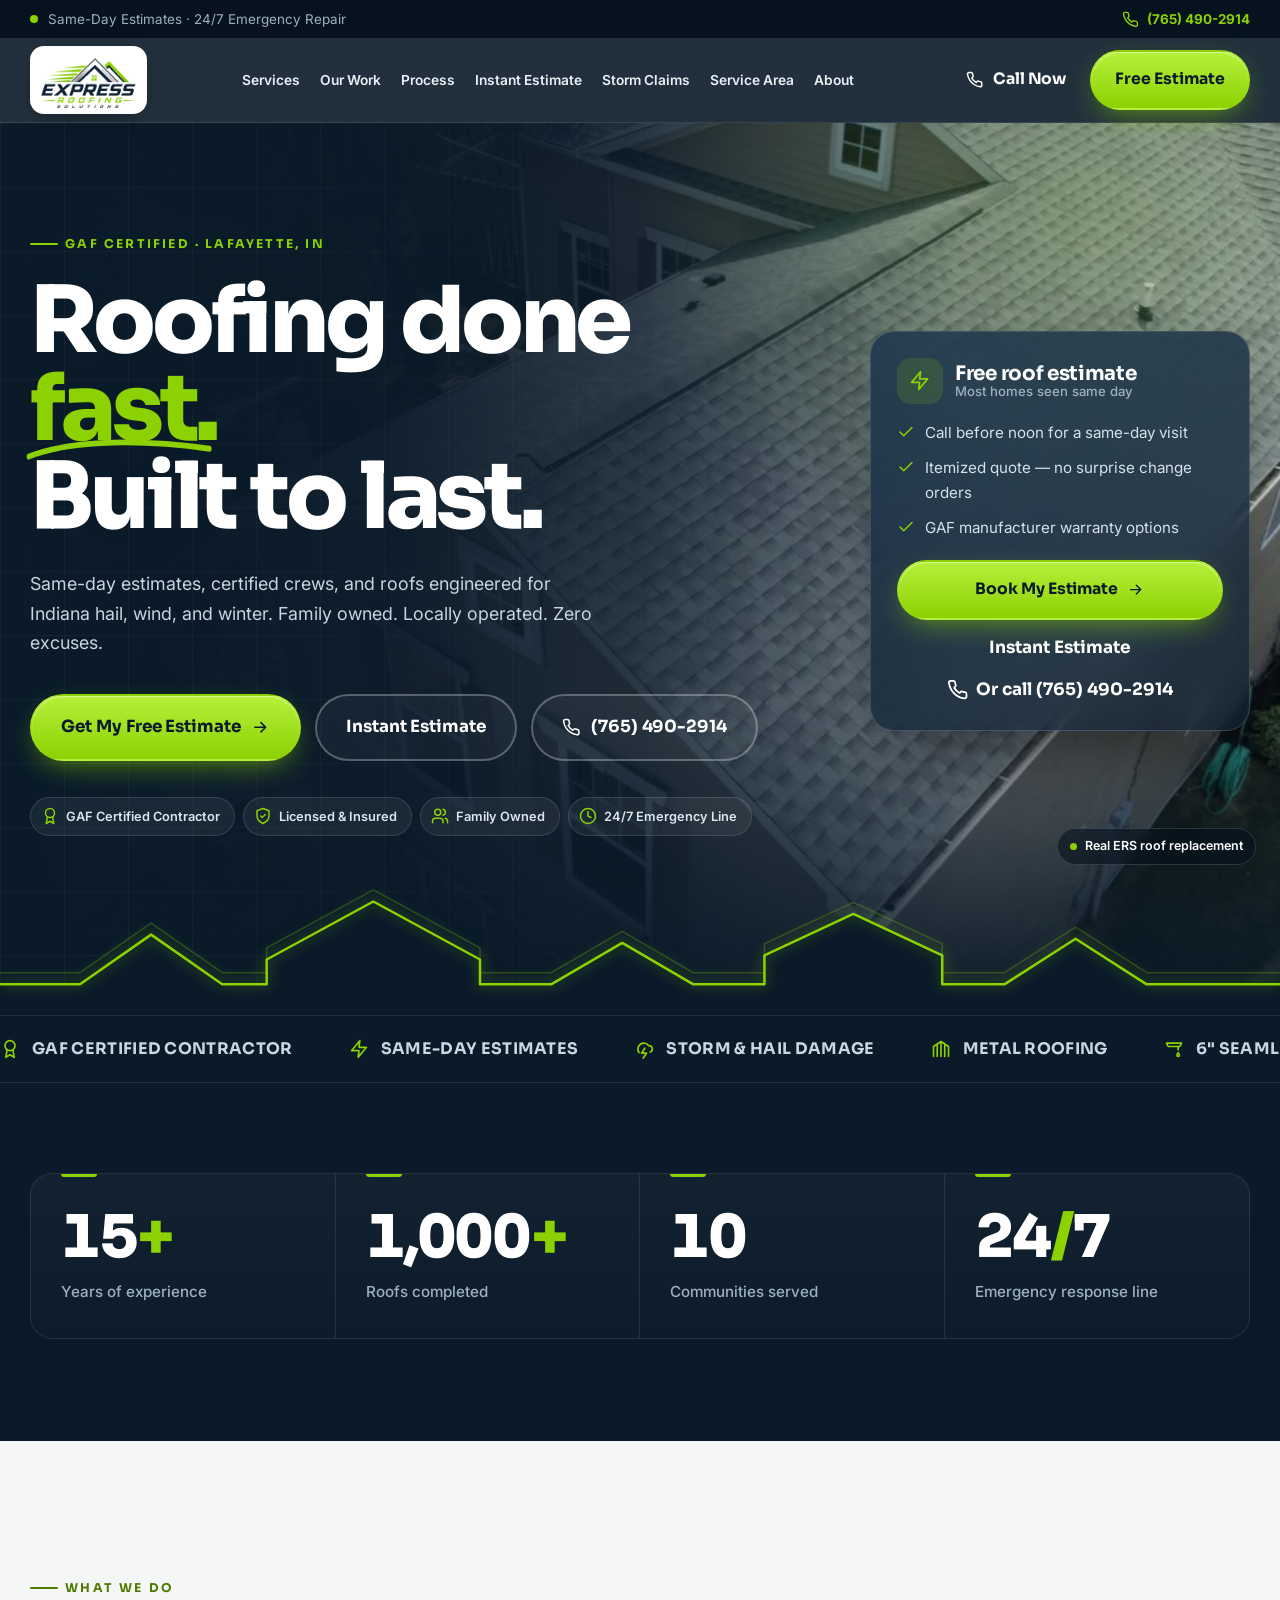
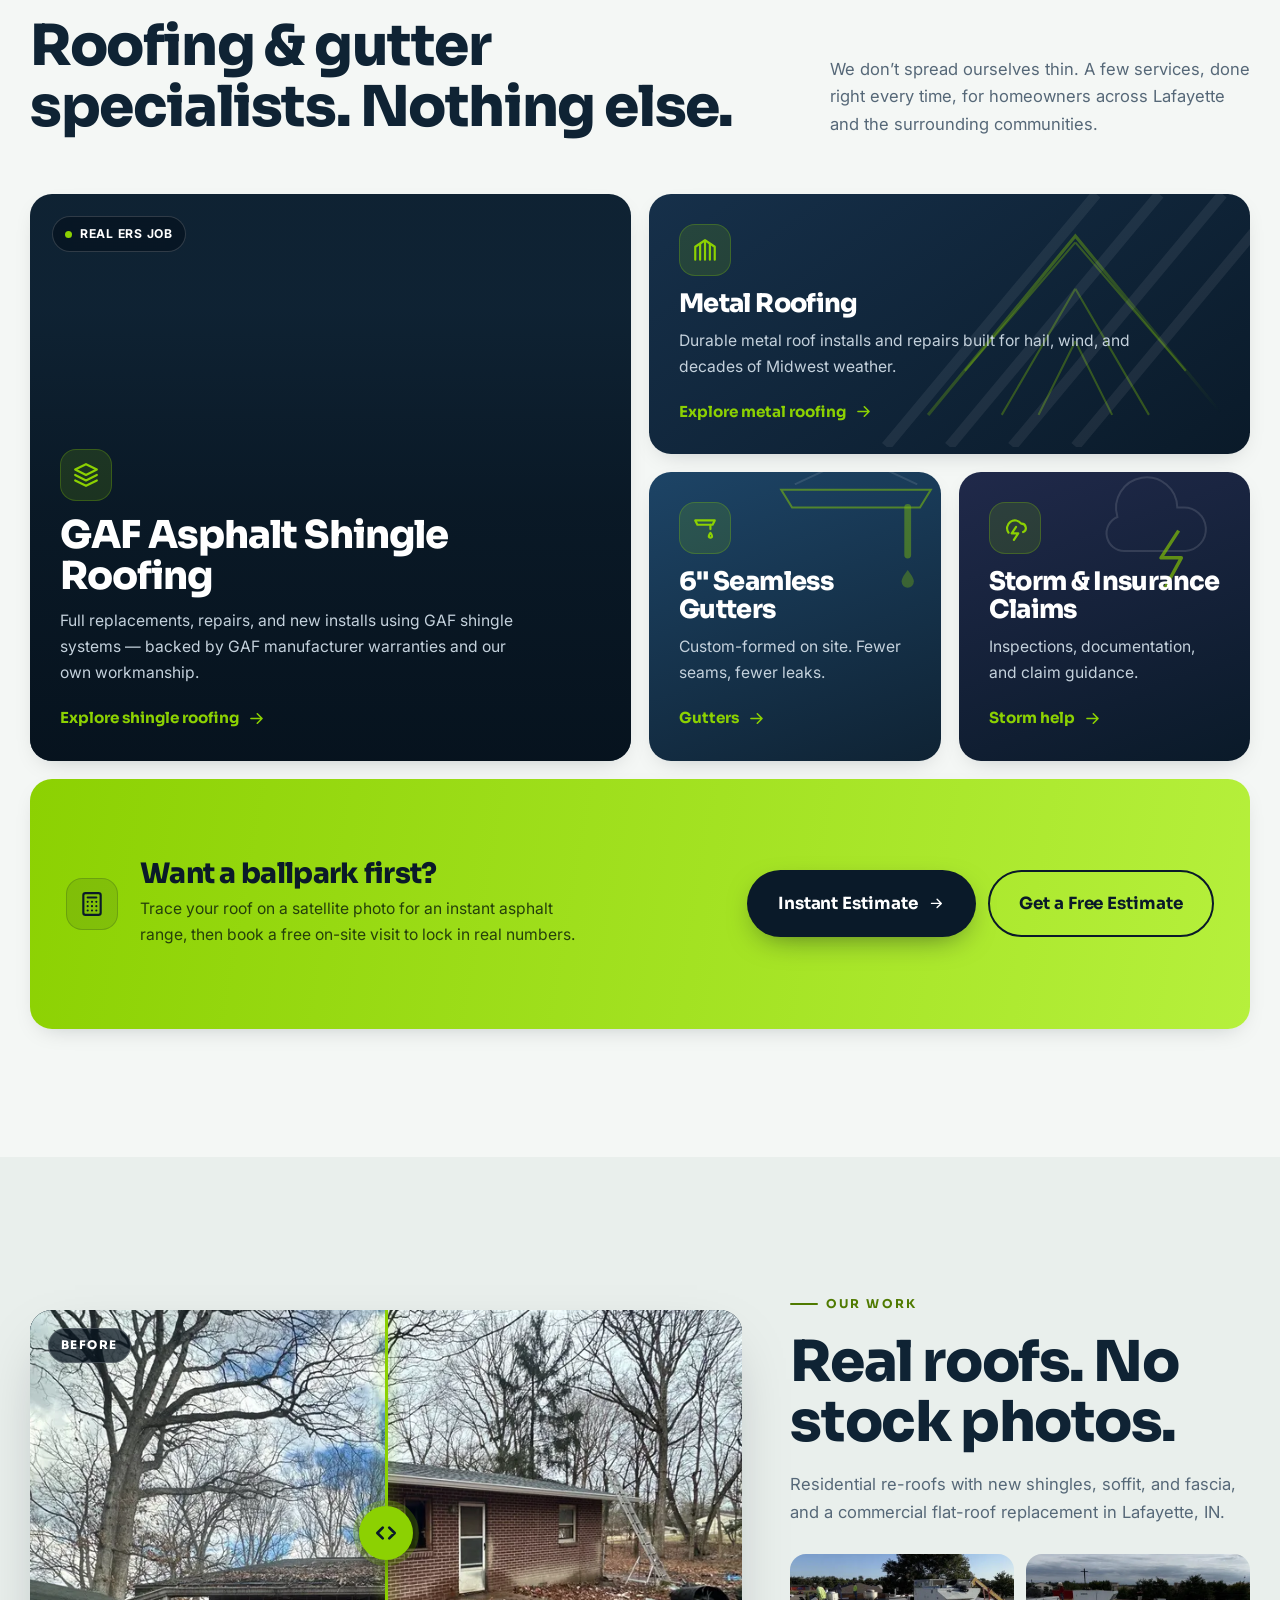
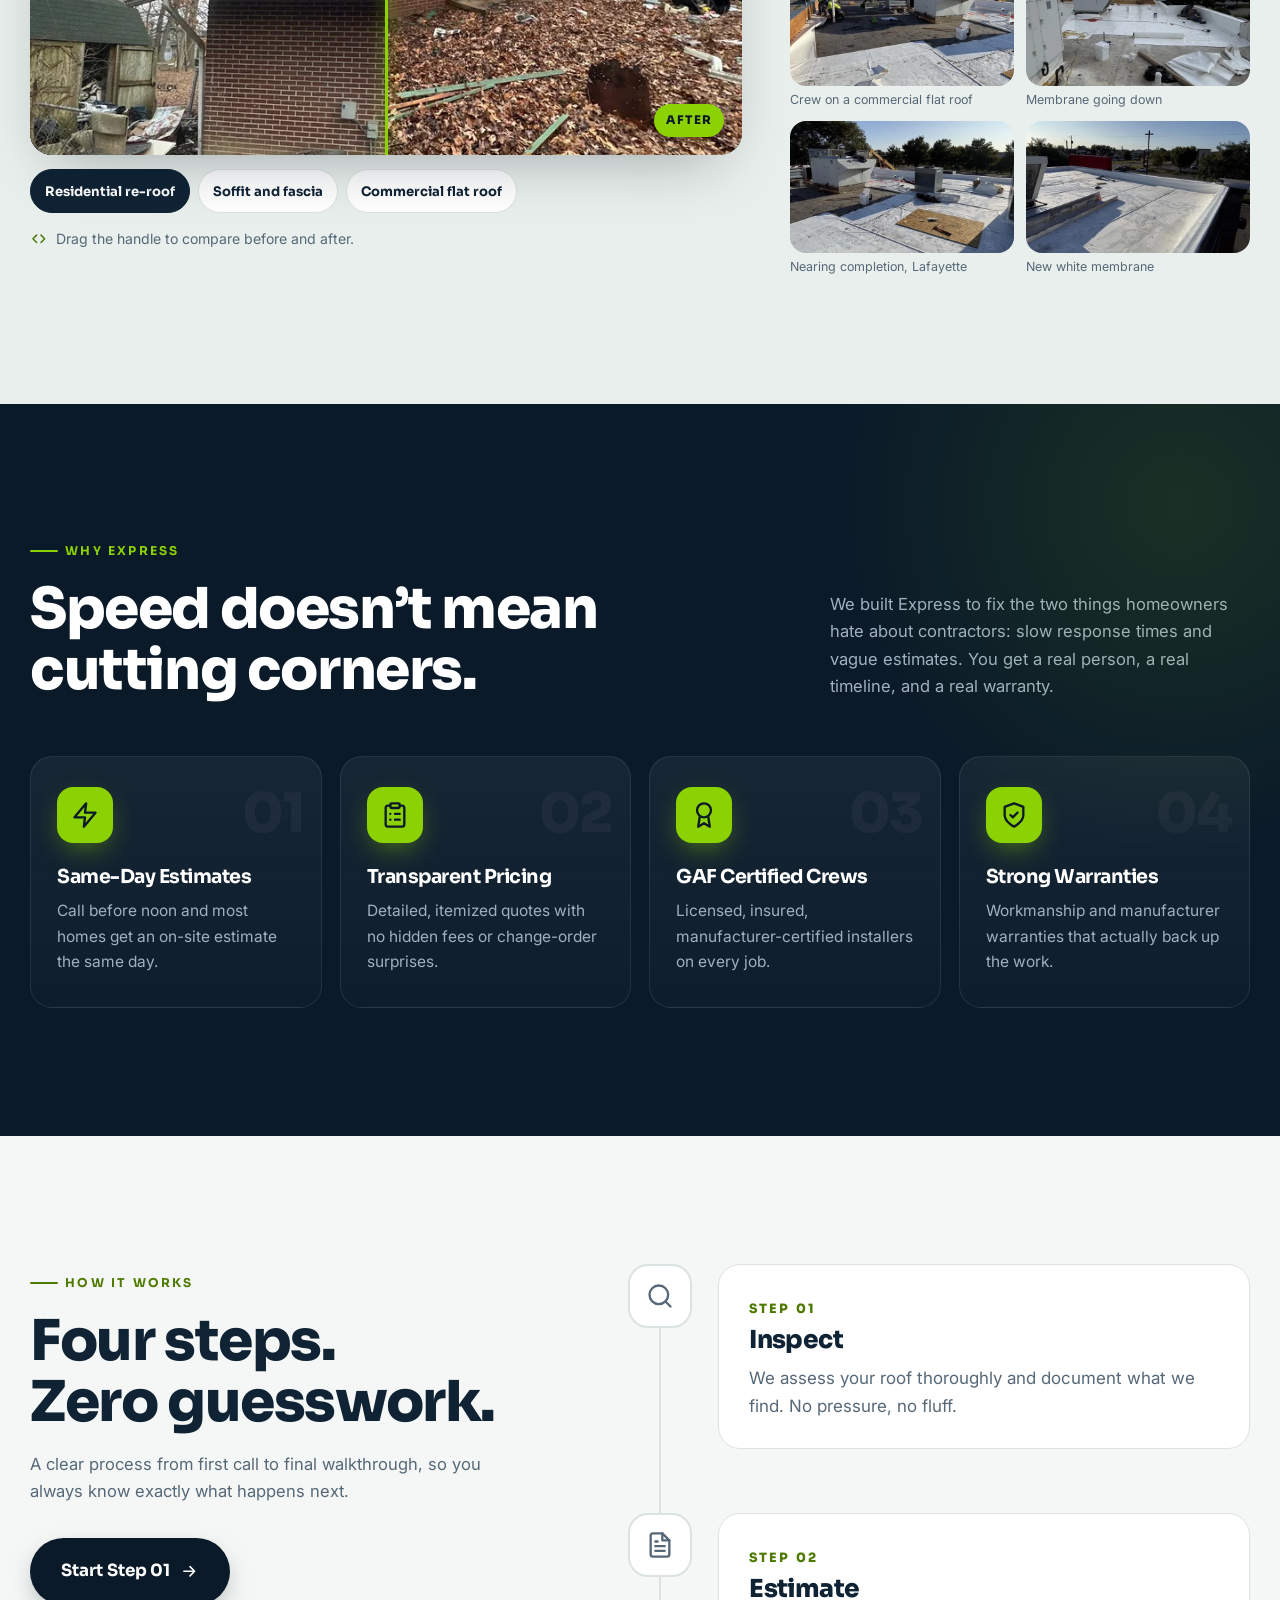
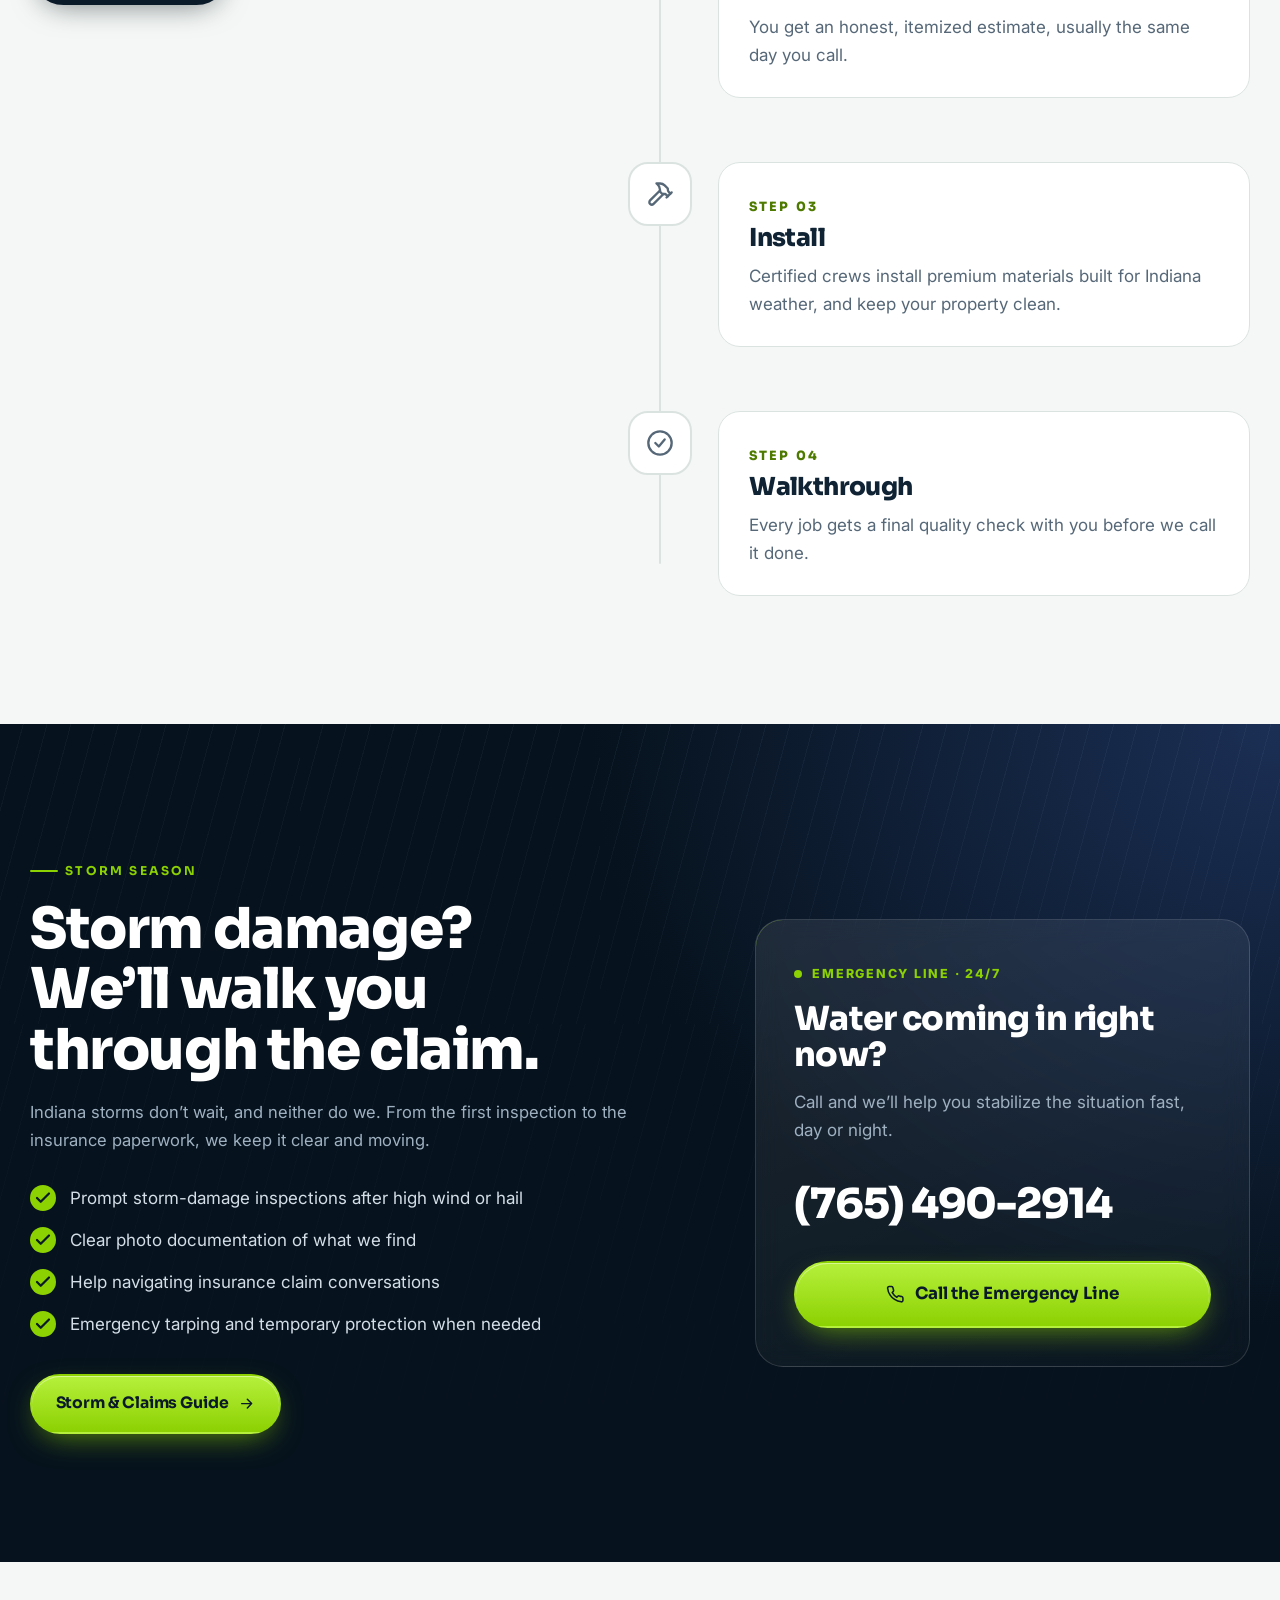
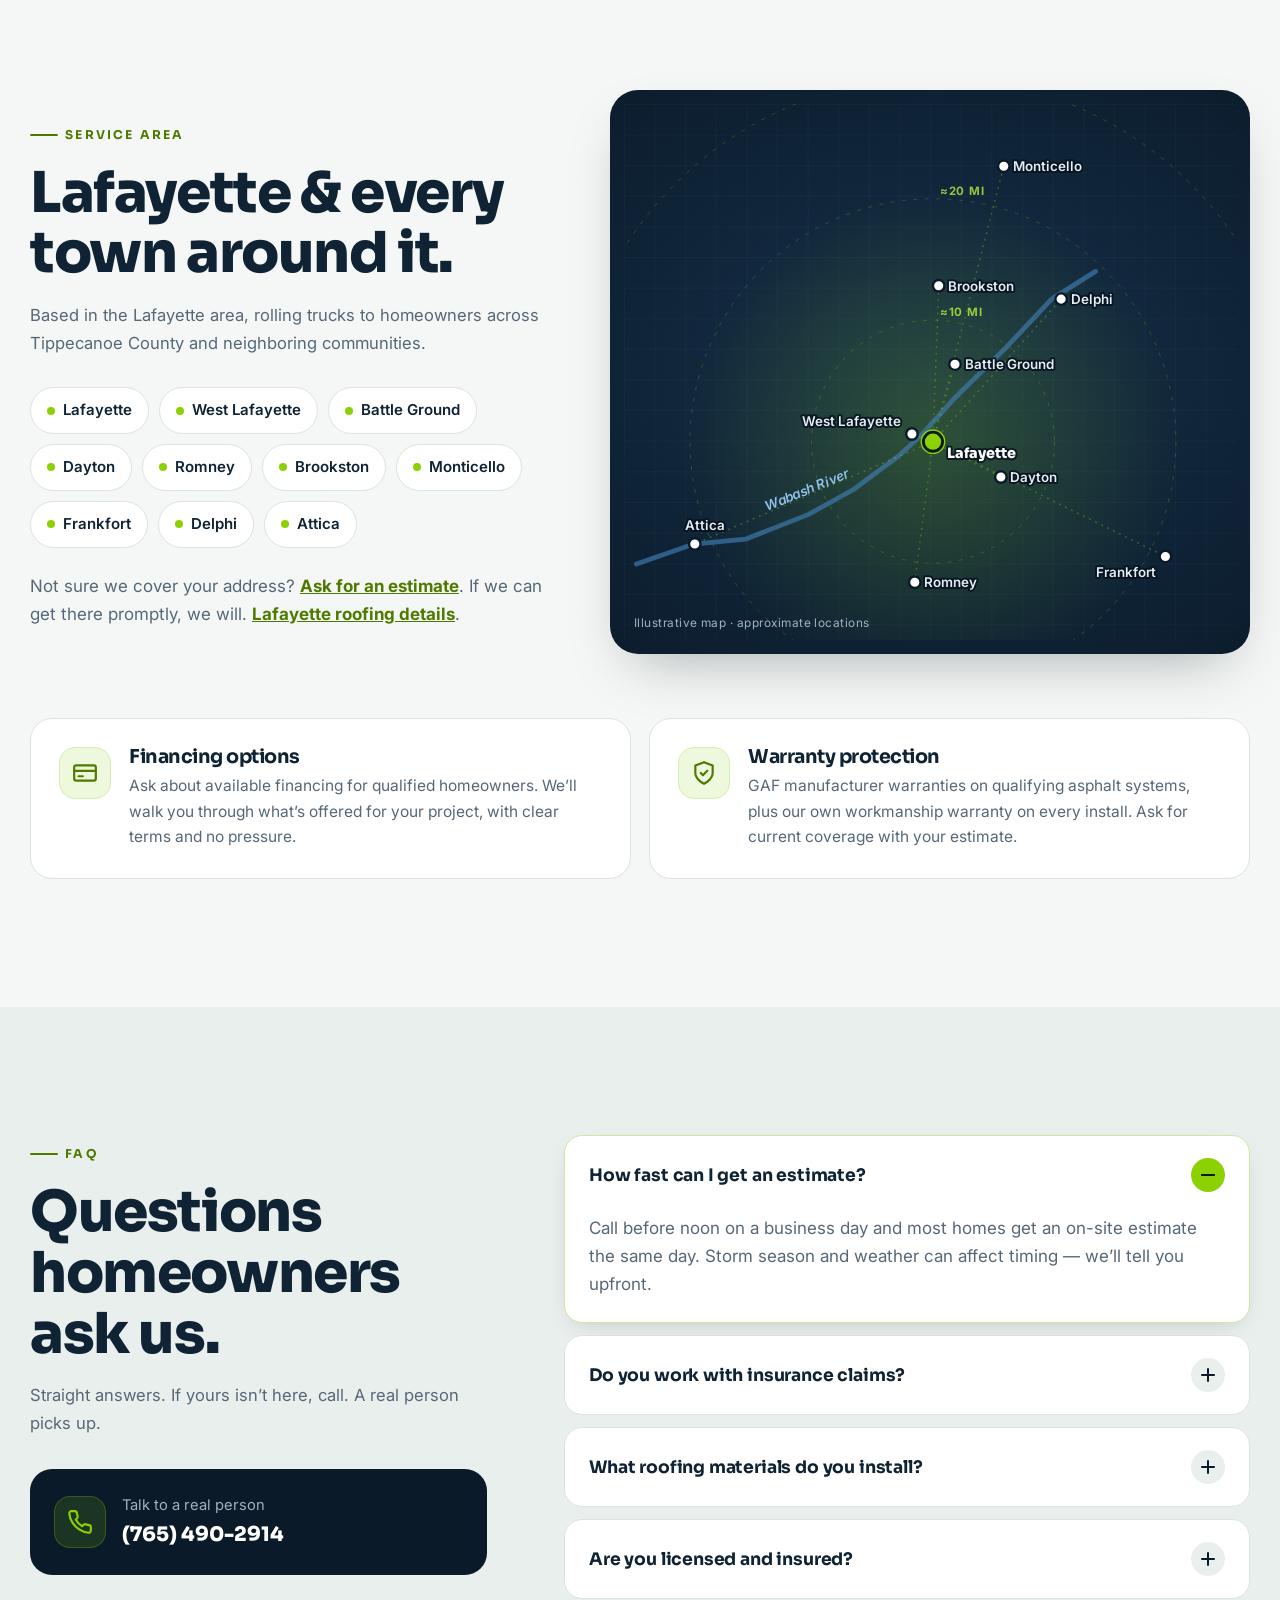
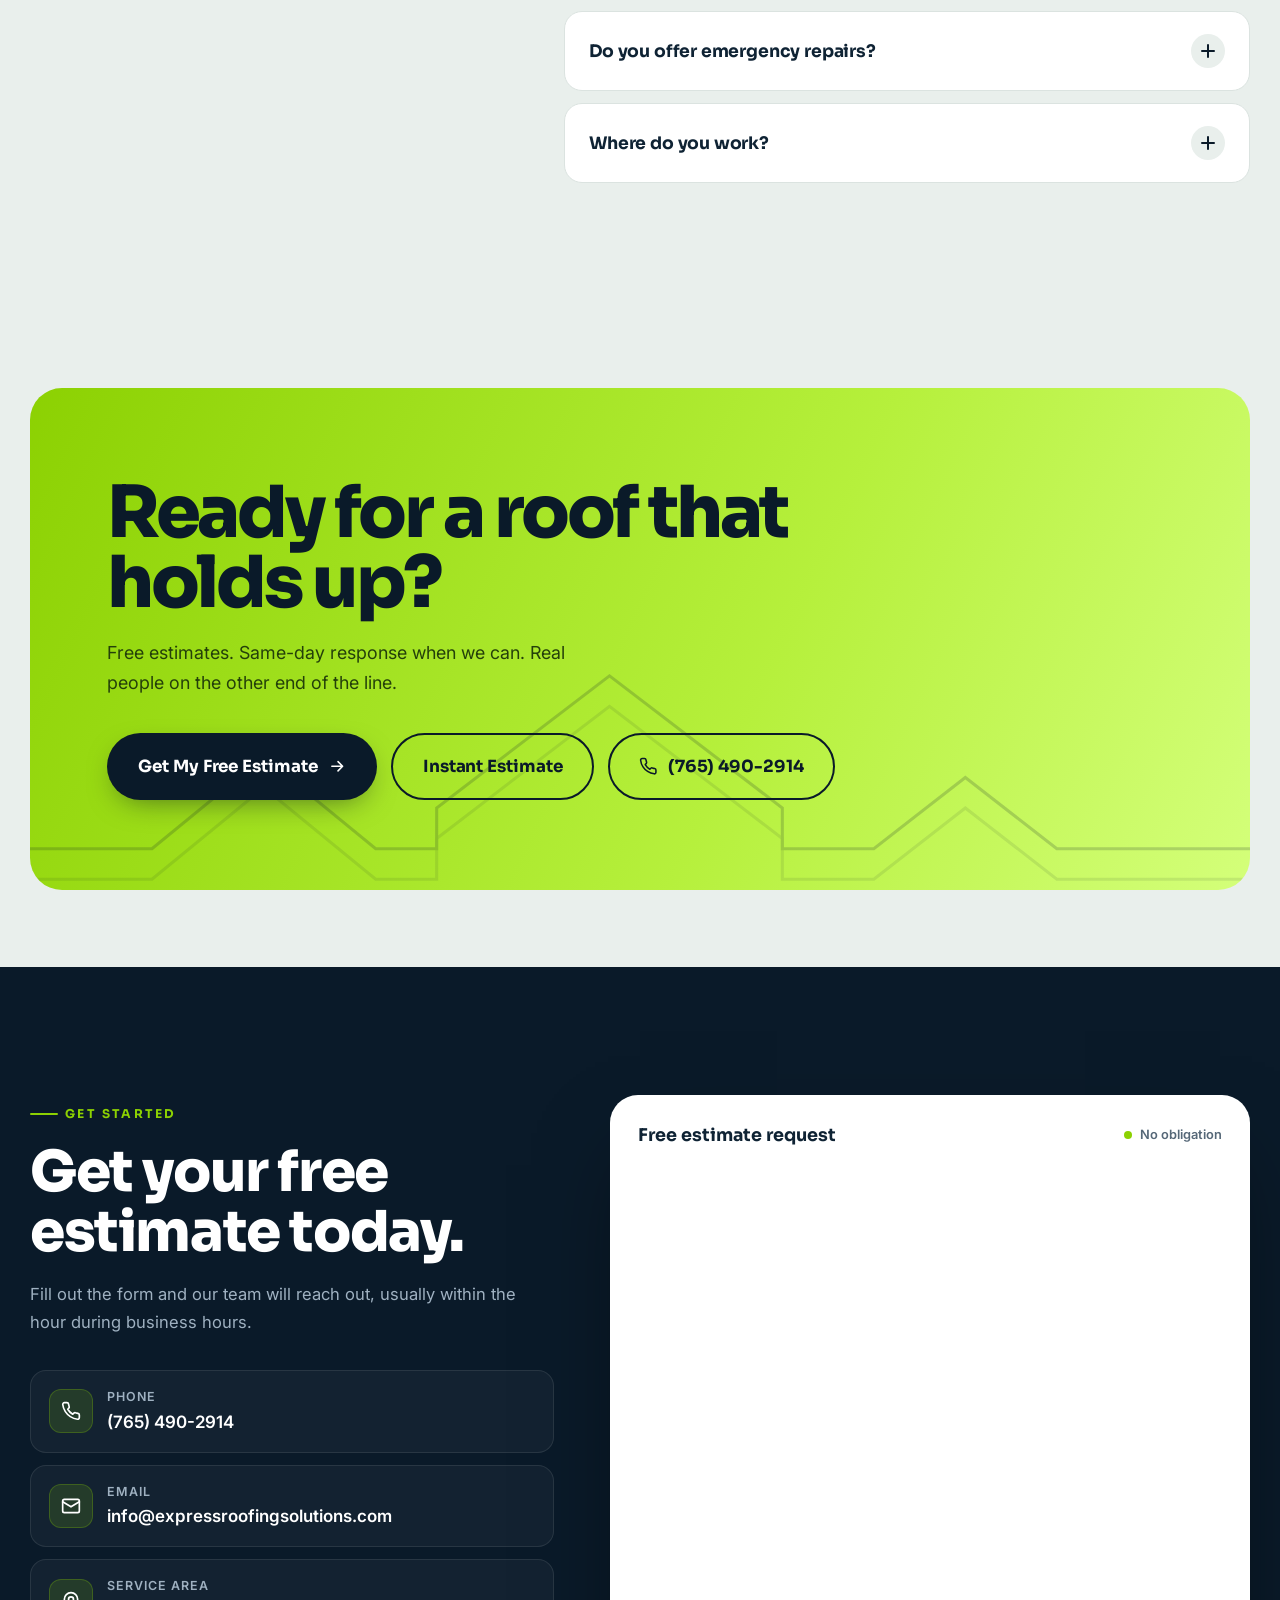
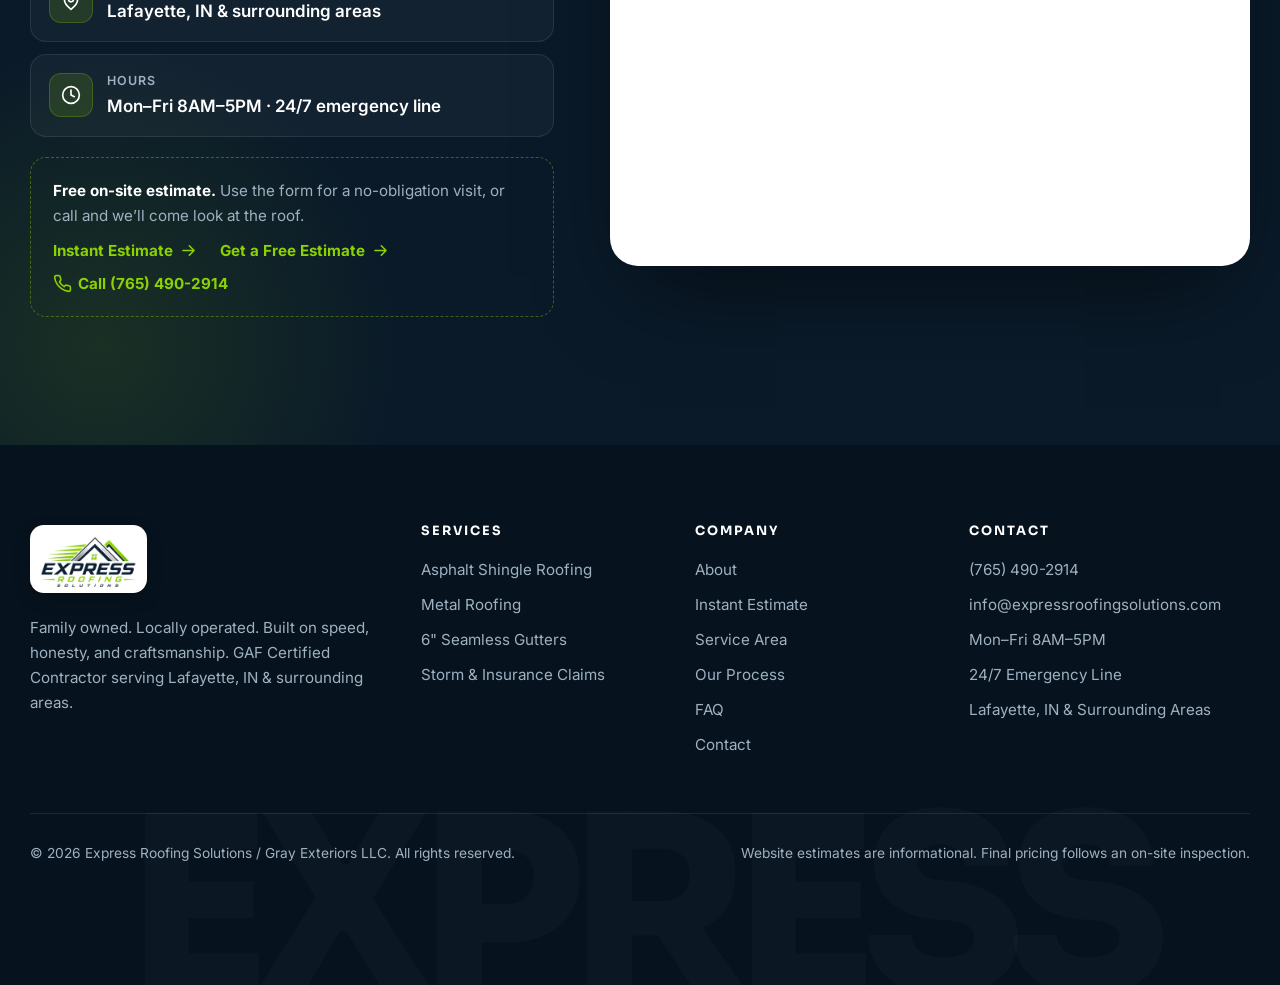
<file: index.html>
<!DOCTYPE html>
<html lang="en">
<head>
<meta charset="UTF-8">
<meta name="viewport" content="width=device-width, initial-scale=1.0">
<title>Roofing Company in Lafayette IN | Express Roofing Solutions</title>
<meta name="description" content="GAF Certified roofing contractor in Lafayette, IN. Same-day estimates, asphalt &amp; metal roofing, 6&quot; seamless gutters. Call (765) 490-2914 — 24/7 emergency line.">
<link rel="canonical" href="https://expressroofingsolutions.com/">
<meta name="robots" content="index, follow">
<meta property="og:type" content="website">
<meta property="og:locale" content="en_US">
<meta property="og:site_name" content="Express Roofing Solutions">
<meta property="og:title" content="Roofing Company in Lafayette IN | Express Roofing Solutions">
<meta property="og:description" content="GAF Certified roofing contractor in Lafayette, IN. Same-day estimates, asphalt &amp; metal roofing, 6&quot; seamless gutters. Call (765) 490-2914.">
<meta property="og:url" content="https://expressroofingsolutions.com/">
<meta property="og:image" content="https://expressroofingsolutions.com/assets/photos/roof-replacement-aerial.jpg">
<meta property="og:image:alt" content="Aerial view of a completed asphalt shingle roof replacement in the Lafayette IN area">
<meta name="twitter:card" content="summary_large_image">
<meta name="twitter:title" content="Roofing Company in Lafayette IN | Express Roofing Solutions">
<meta name="twitter:description" content="GAF Certified roofing contractor in Lafayette, IN. Same-day estimates. Call (765) 490-2914.">
<meta name="twitter:image" content="https://expressroofingsolutions.com/assets/photos/roof-replacement-aerial.jpg">
<link rel="preconnect" href="https://fonts.googleapis.com">
<link rel="preconnect" href="https://fonts.gstatic.com" crossorigin>
<link href="https://fonts.googleapis.com/css2?family=Inter:wght@400;500;600;700;800;900&family=Sora:wght@600;700;800&display=swap" rel="stylesheet">
<link rel="preload" as="image" href="assets/photos/roof-aerial-1280.webp" imagesrcset="assets/photos/roof-aerial-800.webp 800w, assets/photos/roof-aerial-1280.webp 1280w, assets/photos/roof-aerial-2048.webp 2048w" imagesizes="100vw" fetchpriority="high">
<link rel="stylesheet" href="styles.css">
<meta name="theme-color" content="#0a1a29">
<link rel="icon" href="assets/favicon.svg" type="image/svg+xml">
<link rel="alternate icon" href="assets/favicon-32.png" type="image/png">
<link rel="apple-touch-icon" href="assets/apple-touch-icon.png">
<script type="application/ld+json">
{
  "@context": "https://schema.org",
  "@type": "RoofingContractor",
  "name": "Express Roofing Solutions",
  "alternateName": "Gray Exteriors LLC",
  "url": "https://expressroofingsolutions.com/",
  "telephone": "+17654902914",
  "email": "info@expressroofingsolutions.com",
  "image": "https://expressroofingsolutions.com/assets/photos/roof-replacement-aerial.jpg",
  "logo": "https://expressroofingsolutions.com/assets/logo.png",
  "priceRange": "$$",
  "openingHoursSpecification": [
    {
      "@type": "OpeningHoursSpecification",
      "dayOfWeek": ["Monday","Tuesday","Wednesday","Thursday","Friday"],
      "opens": "08:00",
      "closes": "17:00"
    }
  ],
  "areaServed": [
    {"@type": "City", "name": "Lafayette", "addressRegion": "IN"},
    {"@type": "City", "name": "West Lafayette", "addressRegion": "IN"},
    {"@type": "City", "name": "Battle Ground", "addressRegion": "IN"},
    {"@type": "City", "name": "Dayton", "addressRegion": "IN"},
    {"@type": "City", "name": "Romney", "addressRegion": "IN"},
    {"@type": "City", "name": "Brookston", "addressRegion": "IN"},
    {"@type": "City", "name": "Monticello", "addressRegion": "IN"},
    {"@type": "City", "name": "Frankfort", "addressRegion": "IN"},
    {"@type": "City", "name": "Delphi", "addressRegion": "IN"},
    {"@type": "City", "name": "Attica", "addressRegion": "IN"}
  ],
  "knowsAbout": ["GAF asphalt shingle roofing", "Metal roofing", "Seamless gutters", "Storm damage roof repair"],
  "description": "GAF Certified Contractor offering asphalt shingle roofing, metal roofing, and 6-inch seamless gutters in Lafayette, IN and surrounding areas. Same-day estimates and 24/7 emergency response."
}
</script>
<script type="application/ld+json">
{
 "@context": "https://schema.org",
 "@type": "FAQPage",
 "mainEntity": [
  {
   "@type": "Question",
   "name": "How fast can I get an estimate?",
   "acceptedAnswer": {
    "@type": "Answer",
    "text": "Call before noon on a business day and most homes get an on-site estimate the same day. Storm season and weather can affect timing — we’ll tell you upfront."
   }
  },
  {
   "@type": "Question",
   "name": "Do you work with insurance claims?",
   "acceptedAnswer": {
    "@type": "Answer",
    "text": "Yes. We inspect storm damage, document findings, and help you navigate conversations with your insurer."
   }
  },
  {
   "@type": "Question",
   "name": "What roofing materials do you install?",
   "acceptedAnswer": {
    "@type": "Answer",
    "text": "GAF asphalt shingles, metal roofing systems, and custom 6-inch seamless gutters. We’re a GAF Certified Contractor."
   }
  },
  {
   "@type": "Question",
   "name": "Are you licensed and insured?",
   "acceptedAnswer": {
    "@type": "Answer",
    "text": "Yes — Express Roofing Solutions / Gray Exteriors LLC is licensed and insured. Ask for proof with your estimate if you’d like a copy on file."
   }
  },
  {
   "@type": "Question",
   "name": "Do you offer emergency repairs?",
   "acceptedAnswer": {
    "@type": "Answer",
    "text": "Yes. Our emergency line is available 24/7 for active leaks and storm damage. Call (765) 490-2914 anytime."
   }
  },
  {
   "@type": "Question",
   "name": "Where do you work?",
   "acceptedAnswer": {
    "@type": "Answer",
    "text": "Lafayette, West Lafayette, and surrounding towns including Battle Ground, Dayton, Romney, Brookston, Monticello, Frankfort, Delphi, and Attica."
   }
  }
 ]
}
</script>
</head>
<body>
<svg width="0" height="0" style="position:absolute" aria-hidden="true" focusable="false">
  <symbol id="i-bolt" viewBox="0 0 24 24"><path d="M13 2 3 14h9l-1 8 10-12h-9l1-8z"/></symbol>
  <symbol id="i-clipboard" viewBox="0 0 24 24"><rect x="8" y="2" width="8" height="4" rx="1"/><path d="M16 4h2a2 2 0 0 1 2 2v14a2 2 0 0 1-2 2H6a2 2 0 0 1-2-2V6a2 2 0 0 1 2-2h2"/><path d="M12 11h4M12 16h4M8 11h.01M8 16h.01"/></symbol>
  <symbol id="i-shield" viewBox="0 0 24 24"><path d="M12 22s8-4 8-10V5l-8-3-8 3v7c0 6 8 10 8 10z"/><path d="m9 12 2 2 4-4"/></symbol>
  <symbol id="i-award" viewBox="0 0 24 24"><circle cx="12" cy="8" r="6"/><path d="M15.5 12.9 17 22l-5-3-5 3 1.5-9.1"/></symbol>
  <symbol id="i-phone" viewBox="0 0 24 24"><path d="M22 16.9v3a2 2 0 0 1-2.2 2 19.8 19.8 0 0 1-8.6-3.1 19.5 19.5 0 0 1-6-6A19.8 19.8 0 0 1 2.1 4.2 2 2 0 0 1 4.1 2h3a2 2 0 0 1 2 1.7c.1 1 .4 1.9.7 2.8a2 2 0 0 1-.5 2.1L8.1 9.9a16 16 0 0 0 6 6l1.3-1.3a2 2 0 0 1 2.1-.4c.9.3 1.9.6 2.8.7a2 2 0 0 1 1.7 2z"/></symbol>
  <symbol id="i-arrow" viewBox="0 0 24 24"><path d="M5 12h14M13 6l6 6-6 6"/></symbol>
  <symbol id="i-check" viewBox="0 0 24 24"><path d="M20 6 9 17l-5-5"/></symbol>
  <symbol id="i-home" viewBox="0 0 24 24"><path d="m2 11 10-8 10 8"/><path d="M5 9.5V21h14V9.5"/><path d="M10 21v-6h4v6"/></symbol>
  <symbol id="i-layers" viewBox="0 0 24 24"><path d="m12 2 10 5-10 5L2 7l10-5z"/><path d="m2 17 10 5 10-5"/><path d="m2 12 10 5 10-5"/></symbol>
  <symbol id="i-metal" viewBox="0 0 24 24"><path d="M3 21V9l9-6 9 6v12"/><path d="M7.5 21V6.5M12 21V3.5M16.5 21V6.5"/></symbol>
  <symbol id="i-drop" viewBox="0 0 24 24"><path d="M3 5h18l-2 4H5L3 5z"/><path d="M17 9v4"/><path d="M17 16.5c-1 1.3-1.5 2.1-1.5 2.9a1.5 1.5 0 0 0 3 0c0-.8-.5-1.6-1.5-2.9z"/></symbol>
  <symbol id="i-storm" viewBox="0 0 24 24"><path d="M6 16.3A6 6 0 1 1 17.7 8H18a4 4 0 0 1 1.5 7.7"/><path d="m13 11-4 6h6l-4 6"/></symbol>
  <symbol id="i-calc" viewBox="0 0 24 24"><rect x="4" y="2" width="16" height="20" rx="2"/><path d="M8 6h8M8 10h.01M12 10h.01M16 10h.01M8 14h.01M12 14h.01M16 14h.01M8 18h.01M12 18h.01M16 18h.01"/></symbol>
  <symbol id="i-pin" viewBox="0 0 24 24"><path d="M20 10c0 6-8 12-8 12s-8-6-8-12a8 8 0 0 1 16 0z"/><circle cx="12" cy="10" r="3"/></symbol>
  <symbol id="i-clock" viewBox="0 0 24 24"><circle cx="12" cy="12" r="10"/><path d="M12 6v6l4 2"/></symbol>
  <symbol id="i-search" viewBox="0 0 24 24"><circle cx="11" cy="11" r="8"/><path d="m21 21-4.3-4.3"/></symbol>
  <symbol id="i-file" viewBox="0 0 24 24"><path d="M14 2H6a2 2 0 0 0-2 2v16a2 2 0 0 0 2 2h12a2 2 0 0 0 2-2V8z"/><path d="M14 2v6h6M16 13H8M16 17H8M10 9H8"/></symbol>
  <symbol id="i-hammer" viewBox="0 0 24 24"><path d="m15 12-8.5 8.5a2.1 2.1 0 0 1-3-3L12 9"/><path d="M17.6 15 22 10.6"/><path d="m20.9 11.7-1.3-1.3a3.2 3.2 0 0 1-.9-2.2v-.9L16 4.6A5.6 5.6 0 0 0 12.1 3H9l.9.8A6.2 6.2 0 0 1 12 8.4V10l2 2h2.5l2.3 1.9"/></symbol>
  <symbol id="i-badge" viewBox="0 0 24 24"><circle cx="12" cy="12" r="10"/><path d="m8 12 3 3 5-6"/></symbol>
  <symbol id="i-mail" viewBox="0 0 24 24"><rect x="2" y="4" width="20" height="16" rx="2"/><path d="m22 7-10 6L2 7"/></symbol>
  <symbol id="i-users" viewBox="0 0 24 24"><path d="M16 21v-2a4 4 0 0 0-4-4H6a4 4 0 0 0-4 4v2"/><circle cx="9" cy="7" r="4"/><path d="M22 21v-2a4 4 0 0 0-3-3.9M16 3.1a4 4 0 0 1 0 7.8"/></symbol>
  <symbol id="i-lr" viewBox="0 0 24 24"><path d="m9 7-5 5 5 5M15 7l5 5-5 5"/></symbol>
  <symbol id="i-camera" viewBox="0 0 24 24"><path d="M14.5 4h-5L7 7H4a2 2 0 0 0-2 2v9a2 2 0 0 0 2 2h16a2 2 0 0 0 2-2V9a2 2 0 0 0-2-2h-3l-2.5-3z"/><circle cx="12" cy="13" r="3"/></symbol>
  <symbol id="i-ext" viewBox="0 0 24 24"><path d="M7 17 17 7M8 7h9v9"/></symbol>
  <symbol id="i-card" viewBox="0 0 24 24"><rect x="2" y="5" width="20" height="14" rx="2"/><path d="M2 10h20M6 15h4"/></symbol>
</svg>

<a class="skip-link" href="#main">Skip to content</a>
<div class="topbar">
  <div class="container topbar-inner">
    <p class="topbar-msg"><span class="pulse-dot" aria-hidden="true"></span> Same-Day Estimates &middot; 24/7 Emergency Repair</p>
    <a href="tel:+17654902914" class="topbar-phone"><svg class="icon" aria-hidden="true"><use href="#i-phone"/></svg>(765) 490-2914</a>
  </div>
</div>

<header class="site-header" id="site-header">
  <div class="container header-inner">
    <a href="index.html" class="logo" aria-label="Express Roofing Solutions home">
      <span class="logo-badge"><picture><source srcset="assets/logo-mark.webp" type="image/webp"><img src="assets/logo-mark.png" alt="Express Roofing Solutions" class="logo-img" width="480" height="276"></picture></span>
    </a>
    <nav class="main-nav" id="main-nav" aria-label="Primary">
      <a href="#services">Services</a>
      <a href="#work">Our Work</a>
      <a href="#process">Process</a>
      <a href="instant-estimate.html">Instant Estimate</a>
      <a href="storm-damage-insurance-claims.html">Storm Claims</a>
      <a href="lafayette-roofing.html">Service Area</a>
      <a href="about.html">About</a>
    </nav>
    <div class="header-cta">
      <a href="tel:+17654902914" class="btn btn-ghost"><svg class="icon" aria-hidden="true"><use href="#i-phone"/></svg>Call Now</a>
      <a href="#contact" class="btn btn-primary">Free Estimate</a>
    </div>
    <button class="nav-toggle" id="nav-toggle" aria-label="Toggle menu" aria-expanded="false" aria-controls="main-nav">
      <span></span><span></span><span></span>
    </button>
  </div>
</header>

<div class="mobile-cta-bar" role="region" aria-label="Quick actions">
  <a href="tel:+17654902914" class="btn btn-outline btn-sm"><svg class="icon" aria-hidden="true"><use href="#i-phone"/></svg>Call</a>
  <a href="#contact" class="btn btn-primary btn-sm">Free Estimate</a>
</div>

<main id="main">

  <!-- HERO -->
  <section class="hero" aria-labelledby="hero-title">
    <div class="hero-media" data-parallax aria-hidden="true">
      <picture>
        <source type="image/webp" srcset="assets/photos/roof-aerial-800.webp 800w, assets/photos/roof-aerial-1280.webp 1280w, assets/photos/roof-aerial-2048.webp 2048w" sizes="100vw">
        <img src="assets/photos/roof-aerial-1280.jpg" alt="" width="2048" height="1152" fetchpriority="high" decoding="async">
      </picture>
    </div>
    <div class="hero-shade" aria-hidden="true"></div>
    <div class="hero-grid" aria-hidden="true"></div>

    <div class="container hero-inner">
      <div class="hero-copy">
        <p class="eyebrow">GAF Certified · Lafayette, IN</p>
        <h1 id="hero-title"><span class="line">Roofing done</span> <span class="line"><span class="swoosh">fast.<svg viewBox="0 0 300 30" preserveAspectRatio="none" aria-hidden="true"><path d="M4 22C60 8 160 2 296 14"/></svg></span></span> <span class="line">Built to last.</span></h1>
        <p class="hero-sub">Same-day estimates, certified crews, and roofs engineered for Indiana hail, wind, and winter. Family owned. Locally operated. Zero excuses.</p>
        <div class="hero-actions">
          <a href="#contact" class="btn btn-primary btn-lg">Get My Free Estimate <svg class="icon icon-arrow" aria-hidden="true"><use href="#i-arrow"/></svg></a>
          <a href="instant-estimate.html" class="btn btn-outline btn-lg">Instant Estimate</a>
          <a href="tel:+17654902914" class="btn btn-outline btn-lg"><svg class="icon" aria-hidden="true"><use href="#i-phone"/></svg>(765) 490-2914</a>
        </div>
        <ul class="trust-chips" aria-label="Credentials">
          <li><svg class="icon" aria-hidden="true"><use href="#i-award"/></svg>GAF Certified Contractor</li>
          <li><svg class="icon" aria-hidden="true"><use href="#i-shield"/></svg>Licensed &amp; Insured</li>
          <li><svg class="icon" aria-hidden="true"><use href="#i-users"/></svg>Family Owned</li>
          <li><svg class="icon" aria-hidden="true"><use href="#i-clock"/></svg>24/7 Emergency Line</li>
        </ul>
      </div>

      <aside class="hero-card" aria-label="Free estimate">
        <div class="hero-card-top">
          <span class="hero-card-icon"><svg class="icon" aria-hidden="true"><use href="#i-bolt"/></svg></span>
          <h2>Free roof estimate <small>Most homes seen same day</small></h2>
        </div>
        <ul>
          <li><svg class="icon" aria-hidden="true"><use href="#i-check"/></svg>Call before noon for a same-day visit</li>
          <li><svg class="icon" aria-hidden="true"><use href="#i-check"/></svg>Itemized quote — no surprise change orders</li>
          <li><svg class="icon" aria-hidden="true"><use href="#i-check"/></svg>GAF manufacturer warranty options</li>
        </ul>
        <a href="#contact" class="btn btn-primary">Book My Estimate <svg class="icon icon-arrow" aria-hidden="true"><use href="#i-arrow"/></svg></a>
        <a href="instant-estimate.html" class="hero-card-phone">Instant Estimate</a>
        <a href="tel:+17654902914" class="hero-card-phone"><svg class="icon" aria-hidden="true"><use href="#i-phone"/></svg>Or call (765) 490-2914</a>
      </aside>
    </div>

    <span class="photo-tag"><i></i>Real ERS roof replacement</span>

    <div class="hero-ridge" aria-hidden="true">
      <svg viewBox="0 0 1440 170" preserveAspectRatio="none">
        <path class="ridge-fill" d="M0 132H90L170 72 250 132H300V102L420 32 540 102V132H620L700 82 780 132H860V97L960 47 1060 97V132H1130L1210 77 1290 132H1440V170H0Z"/>
        <path class="ridge-stroke ridge-stroke-2" vector-effect="non-scaling-stroke" d="M0 118H90L170 58 250 118H300V88L420 18 540 88V118H620L700 68 780 118H860V83L960 33 1060 83V118H1130L1210 63 1290 118H1440"/>
        <path class="ridge-stroke" vector-effect="non-scaling-stroke" d="M0 132H90L170 72 250 132H300V102L420 32 540 102V132H620L700 82 780 132H860V97L960 47 1060 97V132H1130L1210 77 1290 132H1440"/>
      </svg>
    </div>
  </section>

  <!-- MARQUEE -->
  <div class="marquee" aria-label="Highlights">
    <div class="marquee-track">
      <span class="marquee-item"><svg class="icon" aria-hidden="true"><use href="#i-award"/></svg>GAF Certified Contractor</span>
      <span class="marquee-item"><svg class="icon" aria-hidden="true"><use href="#i-bolt"/></svg>Same-Day Estimates</span>
      <span class="marquee-item"><svg class="icon" aria-hidden="true"><use href="#i-storm"/></svg>Storm &amp; Hail Damage</span>
      <span class="marquee-item"><svg class="icon" aria-hidden="true"><use href="#i-metal"/></svg>Metal Roofing</span>
      <span class="marquee-item"><svg class="icon" aria-hidden="true"><use href="#i-drop"/></svg>6&quot; Seamless Gutters</span>
      <span class="marquee-item"><svg class="icon" aria-hidden="true"><use href="#i-clock"/></svg>24/7 Emergency Line</span>
      <span class="marquee-item dup" aria-hidden="true"><svg class="icon"><use href="#i-award"/></svg>GAF Certified Contractor</span>
      <span class="marquee-item dup" aria-hidden="true"><svg class="icon"><use href="#i-bolt"/></svg>Same-Day Estimates</span>
      <span class="marquee-item dup" aria-hidden="true"><svg class="icon"><use href="#i-storm"/></svg>Storm &amp; Hail Damage</span>
      <span class="marquee-item dup" aria-hidden="true"><svg class="icon"><use href="#i-metal"/></svg>Metal Roofing</span>
      <span class="marquee-item dup" aria-hidden="true"><svg class="icon"><use href="#i-drop"/></svg>6&quot; Seamless Gutters</span>
      <span class="marquee-item dup" aria-hidden="true"><svg class="icon"><use href="#i-clock"/></svg>24/7 Emergency Line</span>
    </div>
  </div>

  <!-- STATS -->
  <section class="stats" aria-label="Company highlights">
    <div class="container stats-grid">
      <div class="stat reveal"><span class="stat-num"><span data-count="15">15</span><em>+</em></span><span class="stat-label">Years of experience</span></div>
      <div class="stat reveal reveal-delay-1"><span class="stat-num"><span data-count="1000">1,000</span><em>+</em></span><span class="stat-label">Roofs completed</span></div>
      <div class="stat reveal reveal-delay-2"><span class="stat-num"><span data-count="10">10</span></span><span class="stat-label">Communities served</span></div>
      <div class="stat reveal reveal-delay-3"><span class="stat-num">24<em>/</em>7</span><span class="stat-label">Emergency response line</span></div>
    </div>
  </section>

  <!-- SERVICES BENTO -->
  <section class="services" id="services" aria-labelledby="services-title">
    <div class="container">
      <div class="section-head">
        <div>
          <p class="section-eyebrow reveal">What We Do</p>
          <h2 class="section-title reveal" id="services-title">Roofing &amp; gutter specialists. Nothing else.</h2>
        </div>
        <p class="section-sub reveal">We don’t spread ourselves thin. A few services, done right every time, for homeowners across Lafayette and the surrounding communities.</p>
      </div>

      <div class="bento">
        <a href="asphalt-shingle-roofing.html" class="tile tile-feature reveal">
          <div class="tile-bg" aria-hidden="true">
            <picture>
              <source type="image/webp" srcset="assets/photos/roof-aerial-800.webp 800w, assets/photos/roof-aerial-1280.webp 1280w" sizes="(max-width:720px) 100vw, 50vw">
              <img src="assets/photos/roof-aerial-1280.jpg" alt="" width="1280" height="720" loading="lazy" decoding="async">
            </picture>
          </div>
          <span class="tile-chip"><i></i>Real ERS job</span>
          <span class="tile-icon"><svg class="icon" aria-hidden="true"><use href="#i-layers"/></svg></span>
          <h3>GAF Asphalt Shingle Roofing</h3>
          <p>Full replacements, repairs, and new installs using GAF shingle systems — backed by GAF manufacturer warranties and our own workmanship.</p>
          <span class="tile-link">Explore shingle roofing <svg class="icon" aria-hidden="true"><use href="#i-arrow"/></svg></span>
        </a>

        <a href="metal-roofing.html" class="tile tile-wide tile-metal reveal reveal-delay-1">
          <div class="tile-art" aria-hidden="true">
            <svg viewBox="0 0 400 260" fill="none"><defs><linearGradient id="gm" x1="0" y1="0" x2="1" y2="1"><stop offset="0" stop-color="#8cd102" stop-opacity=".55"/><stop offset="1" stop-color="#8cd102" stop-opacity="0"/></linearGradient></defs><path d="M60 230 200 60l140 170" stroke="url(#gm)" stroke-width="3"/><g stroke="#8cd102" stroke-opacity=".35" stroke-width="2"><path d="M95 188 200 66M130 230 200 110M165 230 200 160M235 230 200 160M270 230 200 110M305 188 200 66"/></g><g stroke="#ffffff" stroke-opacity=".08" stroke-width="10"><path d="M20 260 220 20M80 260 280 20M140 260 340 20M200 260 400 20"/></g></svg>
          </div>
          <span class="tile-icon"><svg class="icon" aria-hidden="true"><use href="#i-metal"/></svg></span>
          <h3>Metal Roofing</h3>
          <p>Durable metal roof installs and repairs built for hail, wind, and decades of Midwest weather.</p>
          <span class="tile-link">Explore metal roofing <svg class="icon" aria-hidden="true"><use href="#i-arrow"/></svg></span>
        </a>

        <a href="seamless-gutters.html" class="tile tile-gutter reveal reveal-delay-1">
          <div class="tile-art" aria-hidden="true">
            <svg viewBox="0 0 300 220" fill="none"><path d="M40 60h220l-16 26H56z" stroke="#8cd102" stroke-opacity=".55" stroke-width="3"/><path d="M226 86v70" stroke="#8cd102" stroke-opacity=".45" stroke-width="10" stroke-linecap="round"/><path d="M226 178c-6 8-9 13-9 17a9 9 0 0 0 18 0c0-4-3-9-9-17z" fill="#8cd102" fill-opacity=".35"/><path d="M60 52 150 10l90 42" stroke="#fff" stroke-opacity=".12" stroke-width="3"/></svg>
          </div>
          <span class="tile-icon"><svg class="icon" aria-hidden="true"><use href="#i-drop"/></svg></span>
          <h3>6&quot; Seamless Gutters</h3>
          <p>Custom-formed on site. Fewer seams, fewer leaks.</p>
          <span class="tile-link">Gutters <svg class="icon" aria-hidden="true"><use href="#i-arrow"/></svg></span>
        </a>

        <a href="storm-damage-insurance-claims.html" class="tile tile-storm reveal reveal-delay-2">
          <div class="tile-art" aria-hidden="true">
            <svg viewBox="0 0 300 220" fill="none"><path d="M80 100a45 45 0 1 1 88-14h8a32 32 0 0 1 4 64H90a26 26 0 0 1-10-50z" stroke="#fff" stroke-opacity=".14" stroke-width="3"/><path d="m170 120-26 40h30l-24 44" stroke="#8cd102" stroke-opacity=".7" stroke-width="5" stroke-linejoin="round"/></svg>
          </div>
          <span class="tile-icon"><svg class="icon" aria-hidden="true"><use href="#i-storm"/></svg></span>
          <h3>Storm &amp; Insurance Claims</h3>
          <p>Inspections, documentation, and claim guidance.</p>
          <span class="tile-link">Storm help <svg class="icon" aria-hidden="true"><use href="#i-arrow"/></svg></span>
        </a>

        <div class="tile tile-tool reveal">
          <div class="tool-left">
            <span class="tile-icon"><svg class="icon" aria-hidden="true"><use href="#i-calc"/></svg></span>
            <div>
              <h3>Want a ballpark first?</h3>
              <p>Trace your roof on a satellite photo for an instant asphalt range, then book a free on-site visit to lock in real numbers.</p>
            </div>
          </div>
          <div class="tool-actions">
            <a href="instant-estimate.html" class="btn btn-dark btn-lg">Instant Estimate <svg class="icon icon-arrow" aria-hidden="true"><use href="#i-arrow"/></svg></a>
            <a href="#contact" class="btn btn-line-dark btn-lg">Get a Free Estimate</a>
          </div>
        </div>
      </div>
    </div>
  </section>

  <!-- WORK / BEFORE-AFTER -->
  <section class="work" id="work" aria-labelledby="work-title">
    <div class="container work-grid">
      <div class="ba-wrap reveal">
        <div class="ba" id="ba" style="--pos:50%">
          <div class="ba-after">
            <picture id="ba-after-pic">
              <source type="image/webp" srcset="assets/photos/jobs/after-1-800.webp 800w, assets/photos/jobs/after-1.webp 1920w" sizes="(max-width:1100px) 100vw, 60vw">
              <img src="assets/photos/jobs/after-1.jpg" alt="After: new roof with new soffit and fascia" width="1920" height="1440" loading="lazy" decoding="async">
            </picture>
          </div>
          <div class="ba-before">
            <picture id="ba-before-pic">
              <source type="image/webp" srcset="assets/photos/jobs/before-1-800.webp 800w, assets/photos/jobs/before-1.webp 1440w" sizes="(max-width:1100px) 100vw, 60vw">
              <img src="assets/photos/jobs/before-1.jpg" alt="Before: worn asphalt shingle roof" width="1440" height="1920" loading="lazy" decoding="async">
            </picture>
          </div>
          <span class="ba-label ba-label-before">Before</span>
          <span class="ba-label ba-label-after">After</span>
          <div class="ba-divider" aria-hidden="true"><span class="ba-handle"><svg class="icon" aria-hidden="true"><use href="#i-lr"/></svg></span></div>
          <label class="sr-only" for="ba-range">Drag to compare before and after</label>
          <input class="ba-range" id="ba-range" type="range" min="0" max="100" value="50" step="1">
        </div>
        <div class="ba-switch" role="tablist" aria-label="Choose a before and after job">
          <button type="button" role="tab" id="ba-tab-0" aria-selected="true" aria-controls="ba">Residential re-roof</button>
          <button type="button" role="tab" id="ba-tab-1" aria-selected="false" aria-controls="ba">Soffit and fascia</button>
          <button type="button" role="tab" id="ba-tab-2" aria-selected="false" aria-controls="ba">Commercial flat roof</button>
        </div>
        <p class="ba-caption"><svg class="icon" aria-hidden="true"><use href="#i-lr"/></svg>Drag the handle to compare before and after.</p>
      </div>
      <div class="work-copy">
        <p class="section-eyebrow reveal">Our Work</p>
        <h2 class="section-title reveal" id="work-title">Real roofs. No stock photos.</h2>
        <p class="section-sub reveal">Residential re-roofs with new shingles, soffit, and fascia, and a commercial flat-roof replacement in Lafayette, IN.</p>
        <div class="job-photos reveal">
          <figure>
            <picture>
              <source type="image/webp" srcset="assets/photos/jobs/gallery-2.webp" sizes="280px">
              <img src="assets/photos/jobs/gallery-2.jpg" alt="Crew installing a commercial flat roof in Lafayette, IN" width="640" height="480" loading="lazy" decoding="async">
            </picture>
            <figcaption>Crew on a commercial flat roof</figcaption>
          </figure>
          <figure>
            <picture>
              <source type="image/webp" srcset="assets/photos/jobs/gallery-3.webp" sizes="280px">
              <img src="assets/photos/jobs/gallery-3.jpg" alt="Commercial flat roof installation in progress, Lafayette, IN" width="640" height="480" loading="lazy" decoding="async">
            </picture>
            <figcaption>Membrane going down</figcaption>
          </figure>
          <figure>
            <picture>
              <source type="image/webp" srcset="assets/photos/jobs/gallery-1.webp" sizes="280px">
              <img src="assets/photos/jobs/gallery-1.jpg" alt="Commercial flat roof nearing completion, Lafayette, IN" width="640" height="480" loading="lazy" decoding="async">
            </picture>
            <figcaption>Nearing completion, Lafayette</figcaption>
          </figure>
          <figure>
            <picture>
              <source type="image/webp" srcset="assets/photos/jobs/after-3.webp" sizes="280px">
              <img src="assets/photos/jobs/after-3.jpg" alt="After: new white membrane on a commercial flat roof, Lafayette, IN" width="640" height="480" loading="lazy" decoding="async">
            </picture>
            <figcaption>New white membrane</figcaption>
          </figure>
        </div>
      </div>
    </div>
  </section>

  <!-- WHY US -->
  <section class="why-us dark" id="why-us" aria-labelledby="why-title">
    <div class="container">
      <div class="section-head">
        <div>
          <p class="section-eyebrow reveal">Why Express</p>
          <h2 class="section-title reveal" id="why-title">Speed doesn’t mean cutting corners.</h2>
        </div>
        <p class="section-sub reveal">We built Express to fix the two things homeowners hate about contractors: slow response times and vague estimates. You get a real person, a real timeline, and a real warranty.</p>
      </div>
      <div class="why-grid">
        <div class="why-item reveal" data-n="01">
          <div class="why-icon"><svg class="icon" aria-hidden="true"><use href="#i-bolt"/></svg></div>
          <h3>Same-Day Estimates</h3>
          <p>Call before noon and most homes get an on-site estimate the same day.</p>
        </div>
        <div class="why-item reveal reveal-delay-1" data-n="02">
          <div class="why-icon"><svg class="icon" aria-hidden="true"><use href="#i-clipboard"/></svg></div>
          <h3>Transparent Pricing</h3>
          <p>Detailed, itemized quotes with no hidden fees or change-order surprises.</p>
        </div>
        <div class="why-item reveal reveal-delay-2" data-n="03">
          <div class="why-icon"><svg class="icon" aria-hidden="true"><use href="#i-award"/></svg></div>
          <h3>GAF Certified Crews</h3>
          <p>Licensed, insured, manufacturer-certified installers on every job.</p>
        </div>
        <div class="why-item reveal reveal-delay-3" data-n="04">
          <div class="why-icon"><svg class="icon" aria-hidden="true"><use href="#i-shield"/></svg></div>
          <h3>Strong Warranties</h3>
          <p>Workmanship and manufacturer warranties that actually back up the work.</p>
        </div>
      </div>
    </div>
  </section>

  <!-- PROCESS -->
  <section class="process" id="process" aria-labelledby="process-title">
    <div class="container process-wrap">
      <div class="process-sticky">
        <p class="section-eyebrow reveal">How It Works</p>
        <h2 class="section-title reveal" id="process-title">Four steps. Zero guesswork.</h2>
        <p class="section-sub reveal">A clear process from first call to final walkthrough, so you always know exactly what happens next.</p>
        <div class="hero-actions reveal">
          <a href="#contact" class="btn btn-dark btn-lg">Start Step 01 <svg class="icon icon-arrow" aria-hidden="true"><use href="#i-arrow"/></svg></a>
        </div>
      </div>
      <ol class="timeline" id="timeline">
        <li class="step">
          <span class="step-dot"><svg class="icon" aria-hidden="true"><use href="#i-search"/></svg></span>
          <div class="step-card"><span class="step-num">STEP 01</span><h3>Inspect</h3><p>We assess your roof thoroughly and document what we find. No pressure, no fluff.</p></div>
        </li>
        <li class="step">
          <span class="step-dot"><svg class="icon" aria-hidden="true"><use href="#i-file"/></svg></span>
          <div class="step-card"><span class="step-num">STEP 02</span><h3>Estimate</h3><p>You get an honest, itemized estimate, usually the same day you call.</p></div>
        </li>
        <li class="step">
          <span class="step-dot"><svg class="icon" aria-hidden="true"><use href="#i-hammer"/></svg></span>
          <div class="step-card"><span class="step-num">STEP 03</span><h3>Install</h3><p>Certified crews install premium materials built for Indiana weather, and keep your property clean.</p></div>
        </li>
        <li class="step">
          <span class="step-dot"><svg class="icon" aria-hidden="true"><use href="#i-badge"/></svg></span>
          <div class="step-card"><span class="step-num">STEP 04</span><h3>Walkthrough</h3><p>Every job gets a final quality check with you before we call it done.</p></div>
        </li>
      </ol>
    </div>
  </section>

  <!-- STORM -->
  <section class="storm" id="storm" aria-labelledby="storm-title">
    <div class="storm-rain" aria-hidden="true"></div>
    <div class="storm-flash" aria-hidden="true"></div>
    <div class="container storm-inner">
      <div>
        <p class="section-eyebrow reveal" style="color:var(--lime)">Storm Season</p>
        <h2 class="section-title reveal" id="storm-title">Storm damage? We’ll walk you through the claim.</h2>
        <p class="section-sub reveal" style="color:var(--on-dark-muted)">Indiana storms don’t wait, and neither do we. From the first inspection to the insurance paperwork, we keep it clear and moving.</p>
        <ul class="storm-list reveal">
          <li><svg class="icon" aria-hidden="true"><use href="#i-check"/></svg>Prompt storm-damage inspections after high wind or hail</li>
          <li><svg class="icon" aria-hidden="true"><use href="#i-check"/></svg>Clear photo documentation of what we find</li>
          <li><svg class="icon" aria-hidden="true"><use href="#i-check"/></svg>Help navigating insurance claim conversations</li>
          <li><svg class="icon" aria-hidden="true"><use href="#i-check"/></svg>Emergency tarping and temporary protection when needed</li>
        </ul>
        <div class="hero-actions reveal">
          <a href="storm-damage-insurance-claims.html" class="btn btn-primary">Storm &amp; Claims Guide <svg class="icon icon-arrow" aria-hidden="true"><use href="#i-arrow"/></svg></a>
        </div>
      </div>
      <div class="storm-panel reveal reveal-delay-1">
        <span class="live"><span class="pulse-dot" aria-hidden="true"></span>Emergency line · 24/7</span>
        <h3>Water coming in right now?</h3>
        <p>Call and we’ll help you stabilize the situation fast, day or night.</p>
        <a href="tel:+17654902914" class="big-phone">(765) 490-2914</a>
        <a href="tel:+17654902914" class="btn btn-primary btn-lg" style="width:100%"><svg class="icon" aria-hidden="true"><use href="#i-phone"/></svg>Call the Emergency Line</a>
      </div>
    </div>
  </section>

  <!-- SERVICE AREA -->
  <section class="service-area" id="service-area" aria-labelledby="area-title">
    <div class="container">
      <div class="area-grid">
        <div>
          <p class="section-eyebrow reveal">Service Area</p>
          <h2 class="section-title reveal" id="area-title">Lafayette &amp; every town around it.</h2>
          <p class="section-sub reveal">Based in the Lafayette area, rolling trucks to homeowners across Tippecanoe County and neighboring communities.</p>
          <div class="towns-grid reveal" id="towns">
            <span class="town-chip" data-town="lafayette">Lafayette</span>
            <span class="town-chip" data-town="west-lafayette">West Lafayette</span>
            <span class="town-chip" data-town="battle-ground">Battle Ground</span>
            <span class="town-chip" data-town="dayton">Dayton</span>
            <span class="town-chip" data-town="romney">Romney</span>
            <span class="town-chip" data-town="brookston">Brookston</span>
            <span class="town-chip" data-town="monticello">Monticello</span>
            <span class="town-chip" data-town="frankfort">Frankfort</span>
            <span class="town-chip" data-town="delphi">Delphi</span>
            <span class="town-chip" data-town="attica">Attica</span>
          </div>
          <p class="area-note reveal">Not sure we cover your address? <a href="#contact">Ask for an estimate</a>. If we can get there promptly, we will. <a href="lafayette-roofing.html">Lafayette roofing details</a>.</p>
        </div>
        <div class="map-card reveal reveal-delay-1">
          <svg viewBox="0 0 640 560" role="img" aria-labelledby="map-t map-d">
            <title id="map-t">Express Roofing Solutions service area map</title>
            <desc id="map-d">Illustrative map showing Lafayette, Indiana at the center with surrounding towns served: West Lafayette, Battle Ground, Dayton, Romney, Brookston, Monticello, Frankfort, Delphi, and Attica.</desc>
            <defs>
              <radialGradient id="mapglow" cx="50%" cy="50%" r="50%"><stop offset="0" stop-color="#8cd102" stop-opacity=".22"/><stop offset="1" stop-color="#8cd102" stop-opacity="0"/></radialGradient>
              <pattern id="mapgrid" width="32" height="32" patternUnits="userSpaceOnUse"><path d="M32 0H0V32" fill="none" stroke="#ffffff" stroke-opacity=".05"/></pattern>
            </defs>
            <rect width="640" height="560" fill="url(#mapgrid)"/>
            <circle cx="323" cy="353" r="260" fill="url(#mapglow)"/>
            <circle class="map-ring" cx="323" cy="353" r="127"/>
            <circle class="map-ring" cx="323" cy="353" r="254"/>
            <circle class="map-ring" cx="323" cy="353" r="381"/>
            <text class="map-ring-label" x="330" y="222">≈10 MI</text>
            <text class="map-ring-label" x="330" y="95">≈20 MI</text>
            <path class="map-river" d="M493 175 447 204 400 254 347 306 311 346 287 368 240 403 193 429 127 455 73 460 13 481"/>
            <text class="map-river-label" x="150" y="425" transform="rotate(-22 150 425)">Wabash River</text>
            <g stroke="#8cd102" stroke-opacity=".35" stroke-width="1.5" stroke-dasharray="2 5">
              <path d="M323 353 301 345M323 353 346 272M323 353 394 390M323 353 304 500M323 353 329 190M323 353 397 65M323 353 566 473M323 353 457 204M323 353 74 460"/>
            </g>
            <g class="map-town" data-town="west-lafayette"><circle class="dot" cx="301" cy="345" r="6"/><text x="290" y="337" text-anchor="end">West Lafayette</text></g>
            <g class="map-town" data-town="battle-ground"><circle class="dot" cx="346" cy="272" r="6"/><text x="356" y="277">Battle Ground</text></g>
            <g class="map-town" data-town="dayton"><circle class="dot" cx="394" cy="390" r="6"/><text x="404" y="395">Dayton</text></g>
            <g class="map-town" data-town="romney"><circle class="dot" cx="304" cy="500" r="6"/><text x="314" y="505">Romney</text></g>
            <g class="map-town" data-town="brookston"><circle class="dot" cx="329" cy="190" r="6"/><text x="339" y="195">Brookston</text></g>
            <g class="map-town" data-town="monticello"><circle class="dot" cx="397" cy="65" r="6"/><text x="407" y="70">Monticello</text></g>
            <g class="map-town" data-town="frankfort"><circle class="dot" cx="566" cy="473" r="6"/><text x="556" y="495" text-anchor="end">Frankfort</text></g>
            <g class="map-town" data-town="delphi"><circle class="dot" cx="457" cy="204" r="6"/><text x="467" y="209">Delphi</text></g>
            <g class="map-town" data-town="attica"><circle class="dot" cx="74" cy="460" r="6"/><text x="64" y="445">Attica</text></g>
            <g class="map-town map-hq" data-town="lafayette"><circle class="ping" cx="323" cy="353" r="12"/><circle class="core" cx="323" cy="353" r="10" stroke="#0a1a29" stroke-width="3"/><text x="338" y="370">Lafayette</text></g>
          </svg>
          <span class="map-legend">Illustrative map · approximate locations</span>
        </div>
      </div>

      <div class="callout-strip">
        <div class="callout-card reveal">
          <span class="tile-icon"><svg class="icon" aria-hidden="true"><use href="#i-card"/></svg></span>
          <div><h3>Financing options</h3><p>Ask about available financing for qualified homeowners. We’ll walk you through what’s offered for your project, with clear terms and no pressure.</p></div>
        </div>
        <div class="callout-card reveal reveal-delay-1">
          <span class="tile-icon"><svg class="icon" aria-hidden="true"><use href="#i-shield"/></svg></span>
          <div><h3>Warranty protection</h3><p>GAF manufacturer warranties on qualifying asphalt systems, plus our own workmanship warranty on every install. Ask for current coverage with your estimate.</p></div>
        </div>
      </div>
    </div>
  </section>

  <!-- Testimonials: HIDDEN until real reviews are provided. Do not invent quotes, names, or star ratings. -->
  <section class="testimonials testimonials-placeholder" id="testimonials" hidden aria-hidden="true"></section>

  <!-- FAQ -->
  <section class="faq" id="faq" aria-labelledby="faq-title">
    <div class="container faq-wrap">
      <div class="faq-aside">
        <p class="section-eyebrow reveal">FAQ</p>
        <h2 class="section-title reveal" id="faq-title">Questions homeowners ask us.</h2>
        <p class="section-sub reveal">Straight answers. If yours isn’t here, call. A real person picks up.</p>
        <div class="faq-help reveal">
          <span class="tile-icon"><svg class="icon" aria-hidden="true"><use href="#i-phone"/></svg></span>
          <div><p>Talk to a real person</p><a href="tel:+17654902914">(765) 490-2914</a></div>
        </div>
      </div>
      <div class="faq-list">
        <details class="faq-item reveal" open>
          <summary>How fast can I get an estimate? <span class="faq-plus" aria-hidden="true"></span></summary>
          <div class="faq-body">Call before noon on a business day and most homes get an on-site estimate the same day. Storm season and weather can affect timing — we’ll tell you upfront.</div>
        </details>
        <details class="faq-item reveal">
          <summary>Do you work with insurance claims? <span class="faq-plus" aria-hidden="true"></span></summary>
          <div class="faq-body">Yes. We inspect storm damage, document findings, and help you navigate conversations with your insurer. See our <a href="storm-damage-insurance-claims.html">storm &amp; insurance claims page</a> for what to expect.</div>
        </details>
        <details class="faq-item reveal">
          <summary>What roofing materials do you install? <span class="faq-plus" aria-hidden="true"></span></summary>
          <div class="faq-body">GAF asphalt shingles, metal roofing systems, and custom 6&quot; seamless gutters. We’re a GAF Certified Contractor.</div>
        </details>
        <details class="faq-item reveal">
          <summary>Are you licensed and insured? <span class="faq-plus" aria-hidden="true"></span></summary>
          <div class="faq-body">Yes — Express Roofing Solutions / Gray Exteriors LLC is licensed and insured. Ask for proof with your estimate if you’d like a copy on file.</div>
        </details>
        <details class="faq-item reveal">
          <summary>Do you offer emergency repairs? <span class="faq-plus" aria-hidden="true"></span></summary>
          <div class="faq-body">Yes. Our emergency line is available 24/7 for active leaks and storm damage. Call <a href="tel:+17654902914">(765) 490-2914</a> anytime.</div>
        </details>
        <details class="faq-item reveal">
          <summary>Where do you work? <span class="faq-plus" aria-hidden="true"></span></summary>
          <div class="faq-body">Lafayette, West Lafayette, and surrounding towns including Battle Ground, Dayton, Romney, Brookston, Monticello, Frankfort, Delphi, and Attica. <a href="lafayette-roofing.html">See the full service area</a>.</div>
        </details>
      </div>
    </div>
  </section>

  <!-- FINAL CTA -->
  <section class="cta-banner" aria-labelledby="cta-title">
    <div class="container">
      <div class="cta-panel reveal">
        <div class="cta-ridges" aria-hidden="true">
          <svg viewBox="0 0 1200 260" fill="none" stroke="#0a1a29" stroke-width="3"><path d="M0 220h120l110-90 110 90h60v-40l170-130 170 130v40h90l90-70 90 70h190"/><path d="M0 250h120l110-90 110 90h60v-40l170-130 170 130v40h90l90-70 90 70h190" opacity=".5"/></svg>
        </div>
        <h2 id="cta-title">Ready for a roof that holds up?</h2>
        <p>Free estimates. Same-day response when we can. Real people on the other end of the line.</p>
        <div class="cta-actions">
          <a href="#contact" class="btn btn-dark btn-lg">Get My Free Estimate <svg class="icon icon-arrow" aria-hidden="true"><use href="#i-arrow"/></svg></a>
          <a href="instant-estimate.html" class="btn btn-line-dark btn-lg">Instant Estimate</a>
          <a href="tel:+17654902914" class="btn btn-line-dark btn-lg"><svg class="icon" aria-hidden="true"><use href="#i-phone"/></svg>(765) 490-2914</a>
        </div>
      </div>
    </div>
  </section>

  <!-- CONTACT -->
  <section class="contact" id="contact" aria-labelledby="contact-title">
    <div class="container contact-inner">
      <div class="contact-copy reveal">
        <p class="section-eyebrow" style="color:var(--lime)">Get Started</p>
        <h2 class="section-title" id="contact-title">Get your free estimate today.</h2>
        <p class="section-sub">Fill out the form and our team will reach out, usually within the hour during business hours.</p>
        <ul class="contact-details">
          <li><span class="tile-icon"><svg class="icon" aria-hidden="true"><use href="#i-phone"/></svg></span><div><small>Phone</small><a href="tel:+17654902914">(765) 490-2914</a></div></li>
          <li><span class="tile-icon"><svg class="icon" aria-hidden="true"><use href="#i-mail"/></svg></span><div><small>Email</small><a href="mailto:info@expressroofingsolutions.com">info@expressroofingsolutions.com</a></div></li>
          <li><span class="tile-icon"><svg class="icon" aria-hidden="true"><use href="#i-pin"/></svg></span><div><small>Service area</small><span>Lafayette, IN &amp; surrounding areas</span></div></li>
          <li><span class="tile-icon"><svg class="icon" aria-hidden="true"><use href="#i-clock"/></svg></span><div><small>Hours</small><span>Mon–Fri 8AM–5PM · 24/7 emergency line</span></div></li>
        </ul>
        <div class="instant-estimate">
          <p><strong style="color:#fff">Free on-site estimate.</strong> Use the form for a no-obligation visit, or call and we’ll come look at the roof.</p>
          <div class="instant-actions">
            <a href="instant-estimate.html">Instant Estimate <svg class="icon icon-arrow" aria-hidden="true"><use href="#i-arrow"/></svg></a>
            <a href="#contact">Get a Free Estimate <svg class="icon icon-arrow" aria-hidden="true"><use href="#i-arrow"/></svg></a>
            <a href="tel:+17654902914"><svg class="icon" aria-hidden="true"><use href="#i-phone"/></svg>Call (765) 490-2914</a>
          </div>
        </div>
      </div>
      <div class="form-card reveal reveal-delay-1">
        <div class="form-card-head"><strong>Free estimate request</strong><span><i></i>No obligation</span></div>
        <div class="contact-form-wrapper">
          <iframe
              src="https://api.leadconnectorhq.com/widget/form/tL4KaNTXYQRjmjstzhF3"
              style="width:100%;height:100%;border:none;border-radius:8px"
              id="inline-tL4KaNTXYQRjmjstzhF3"
              data-layout="{'id':'INLINE'}"
              data-trigger-type="alwaysShow"
              data-trigger-value=""
              data-activation-type="alwaysActivated"
              data-activation-value=""
              data-deactivation-type="neverDeactivate"
              data-deactivation-value=""
              data-form-name="Form 0"
              data-height="694"
              data-layout-iframe-id="inline-tL4KaNTXYQRjmjstzhF3"
              data-form-id="tL4KaNTXYQRjmjstzhF3"
              title="Request a free roofing estimate"
          ></iframe>
        </div>
      </div>
    </div>
  </section>

</main>

<footer class="site-footer">
  <div class="container footer-inner">
    <div class="footer-brand">
      <a href="index.html" class="logo" aria-label="Express Roofing Solutions home">
        <span class="logo-badge"><picture><source srcset="assets/logo-mark.webp" type="image/webp"><img src="assets/logo-mark.png" alt="Express Roofing Solutions" class="logo-img" width="480" height="276" loading="lazy"></picture></span>
      </a>
      <p>Family owned. Locally operated. Built on speed, honesty, and craftsmanship. GAF Certified Contractor serving Lafayette, IN &amp; surrounding areas.</p>
    </div>
    <div class="footer-col">
      <h5>Services</h5>
      <a href="asphalt-shingle-roofing.html">Asphalt Shingle Roofing</a>
      <a href="metal-roofing.html">Metal Roofing</a>
      <a href="seamless-gutters.html">6&quot; Seamless Gutters</a>
      <a href="storm-damage-insurance-claims.html">Storm &amp; Insurance Claims</a>
    </div>
    <div class="footer-col">
      <h5>Company</h5>
      <a href="about.html">About</a>
      <a href="instant-estimate.html">Instant Estimate</a>
      <a href="lafayette-roofing.html">Service Area</a>
      <a href="#process">Our Process</a>
      <a href="#faq">FAQ</a>
      <a href="#contact">Contact</a>
    </div>
    <div class="footer-col">
      <h5>Contact</h5>
      <a href="tel:+17654902914">(765) 490-2914</a>
      <a href="mailto:info@expressroofingsolutions.com">info@expressroofingsolutions.com</a>
      <span>Mon–Fri 8AM–5PM</span>
      <span>24/7 Emergency Line</span>
      <span>Lafayette, IN &amp; Surrounding Areas</span>
    </div>
  </div>
  <div class="container footer-bottom">
    <p>© 2026 Express Roofing Solutions / Gray Exteriors LLC. All rights reserved.</p>
    <p class="footer-fine">Website estimates are informational. Final pricing follows an on-site inspection.</p>
  </div>
  <div class="footer-word" aria-hidden="true">EXPRESS</div>
</footer>

<script src="https://link.msgsndr.com/js/form_embed.js" defer></script>
<script src="script.js" defer></script>
</body>
</html>
</file>
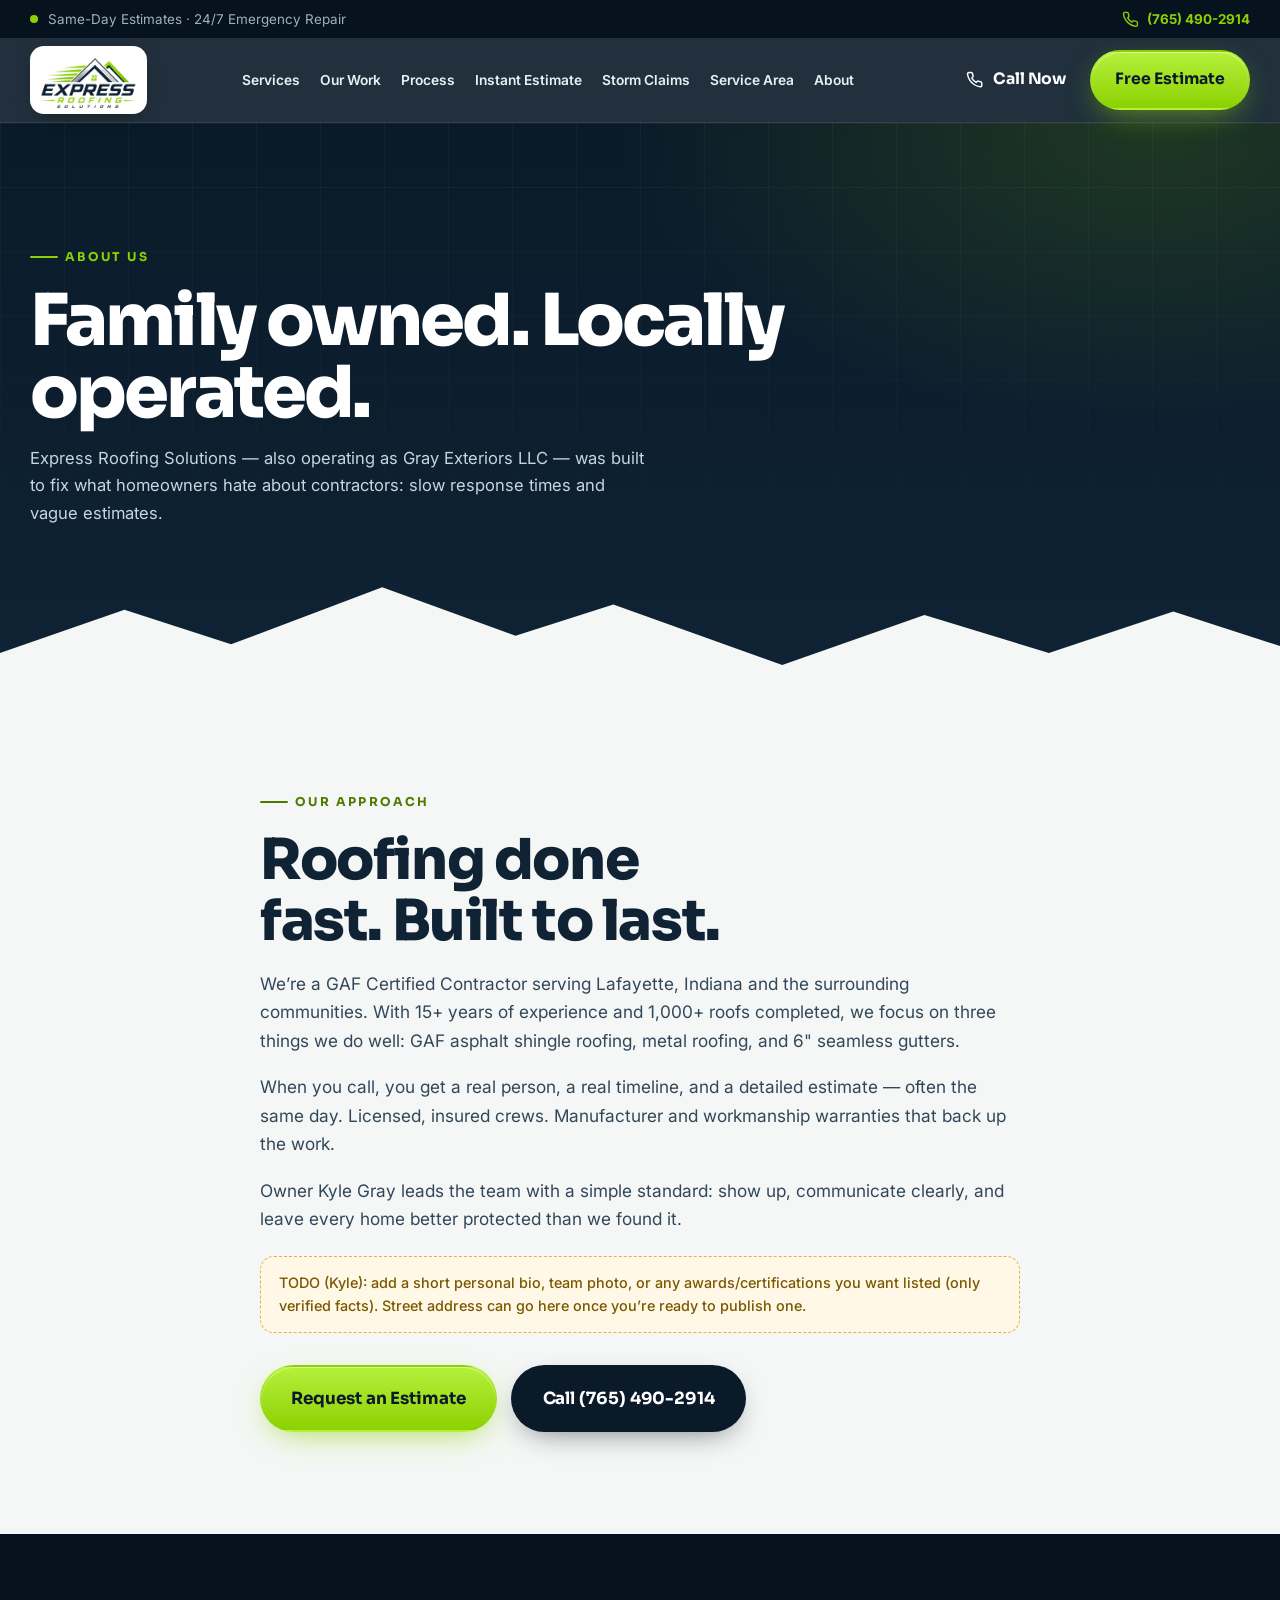
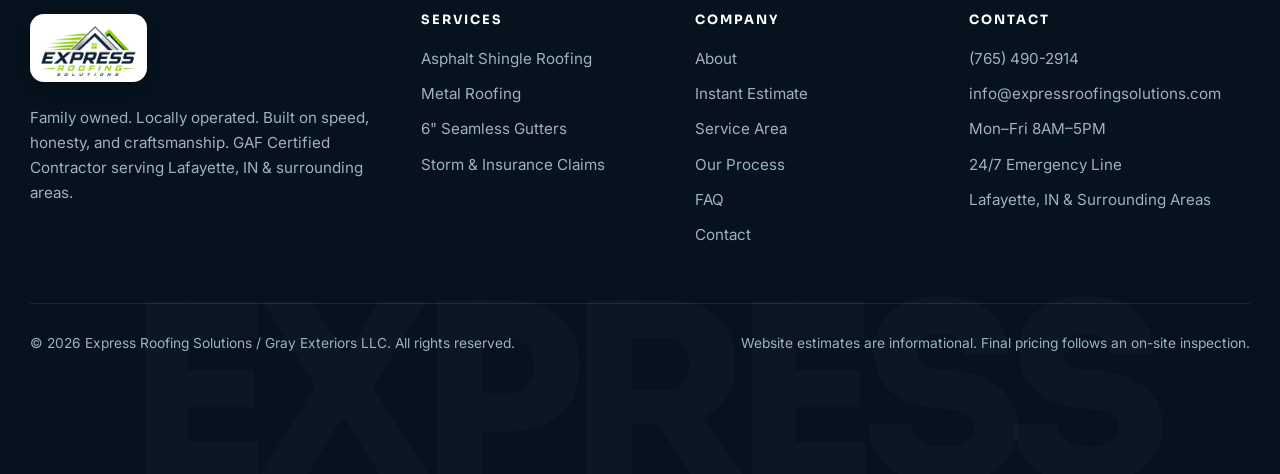
<file: about.html>
<!DOCTYPE html>
<html lang="en">
<head>
<meta charset="UTF-8">
<meta name="theme-color" content="#0a1a29">
<meta name="viewport" content="width=device-width, initial-scale=1.0">
<title>About Express Roofing Solutions | Lafayette IN Roofing Contractor</title>
<meta name="description" content="Meet Express Roofing Solutions / Gray Exteriors LLC — a GAF Certified, family-owned roofing contractor serving Lafayette, IN. Call (765) 490-2914.">
<link rel="canonical" href="https://expressroofingsolutions.com/about.html">
<meta name="robots" content="index, follow">
<meta property="og:type" content="website">
<meta property="og:locale" content="en_US">
<meta property="og:site_name" content="Express Roofing Solutions">
<meta property="og:title" content="About Express Roofing Solutions | Lafayette IN Roofing Contractor">
<meta property="og:description" content="Meet Express Roofing Solutions / Gray Exteriors LLC — a GAF Certified, family-owned roofing contractor serving Lafayette, IN. Call (765) 490-2914.">
<meta property="og:url" content="https://expressroofingsolutions.com/about.html">
<meta property="og:image" content="https://expressroofingsolutions.com/assets/photos/roof-replacement-aerial.jpg">
<meta name="twitter:card" content="summary_large_image">
<meta name="twitter:title" content="About Express Roofing Solutions | Lafayette IN Roofing Contractor">
<meta name="twitter:description" content="Meet Express Roofing Solutions / Gray Exteriors LLC — a GAF Certified, family-owned roofing contractor serving Lafayette, IN. Call (765) 490-2914.">
<meta name="twitter:image" content="https://expressroofingsolutions.com/assets/photos/roof-replacement-aerial.jpg">
<link rel="preconnect" href="https://fonts.googleapis.com">
<link rel="preconnect" href="https://fonts.gstatic.com" crossorigin>
<link href="https://fonts.googleapis.com/css2?family=Inter:wght@400;500;600;700;800;900&family=Sora:wght@600;700;800&display=swap" rel="stylesheet">
<link rel="stylesheet" href="styles.css">
<link rel="icon" href="assets/favicon.svg" type="image/svg+xml">
<link rel="alternate icon" href="assets/favicon-32.png" type="image/png">
<link rel="apple-touch-icon" href="assets/apple-touch-icon.png">

</head>
<body>
<svg width="0" height="0" style="position:absolute" aria-hidden="true" focusable="false">
  <symbol id="i-bolt" viewBox="0 0 24 24"><path d="M13 2 3 14h9l-1 8 10-12h-9l1-8z"/></symbol>
  <symbol id="i-clipboard" viewBox="0 0 24 24"><rect x="8" y="2" width="8" height="4" rx="1"/><path d="M16 4h2a2 2 0 0 1 2 2v14a2 2 0 0 1-2 2H6a2 2 0 0 1-2-2V6a2 2 0 0 1 2-2h2"/><path d="M12 11h4M12 16h4M8 11h.01M8 16h.01"/></symbol>
  <symbol id="i-shield" viewBox="0 0 24 24"><path d="M12 22s8-4 8-10V5l-8-3-8 3v7c0 6 8 10 8 10z"/><path d="m9 12 2 2 4-4"/></symbol>
  <symbol id="i-award" viewBox="0 0 24 24"><circle cx="12" cy="8" r="6"/><path d="M15.5 12.9 17 22l-5-3-5 3 1.5-9.1"/></symbol>
  <symbol id="i-phone" viewBox="0 0 24 24"><path d="M22 16.9v3a2 2 0 0 1-2.2 2 19.8 19.8 0 0 1-8.6-3.1 19.5 19.5 0 0 1-6-6A19.8 19.8 0 0 1 2.1 4.2 2 2 0 0 1 4.1 2h3a2 2 0 0 1 2 1.7c.1 1 .4 1.9.7 2.8a2 2 0 0 1-.5 2.1L8.1 9.9a16 16 0 0 0 6 6l1.3-1.3a2 2 0 0 1 2.1-.4c.9.3 1.9.6 2.8.7a2 2 0 0 1 1.7 2z"/></symbol>
  <symbol id="i-arrow" viewBox="0 0 24 24"><path d="M5 12h14M13 6l6 6-6 6"/></symbol>
  <symbol id="i-check" viewBox="0 0 24 24"><path d="M20 6 9 17l-5-5"/></symbol>
  <symbol id="i-home" viewBox="0 0 24 24"><path d="m2 11 10-8 10 8"/><path d="M5 9.5V21h14V9.5"/><path d="M10 21v-6h4v6"/></symbol>
  <symbol id="i-layers" viewBox="0 0 24 24"><path d="m12 2 10 5-10 5L2 7l10-5z"/><path d="m2 17 10 5 10-5"/><path d="m2 12 10 5 10-5"/></symbol>
  <symbol id="i-metal" viewBox="0 0 24 24"><path d="M3 21V9l9-6 9 6v12"/><path d="M7.5 21V6.5M12 21V3.5M16.5 21V6.5"/></symbol>
  <symbol id="i-drop" viewBox="0 0 24 24"><path d="M3 5h18l-2 4H5L3 5z"/><path d="M17 9v4"/><path d="M17 16.5c-1 1.3-1.5 2.1-1.5 2.9a1.5 1.5 0 0 0 3 0c0-.8-.5-1.6-1.5-2.9z"/></symbol>
  <symbol id="i-storm" viewBox="0 0 24 24"><path d="M6 16.3A6 6 0 1 1 17.7 8H18a4 4 0 0 1 1.5 7.7"/><path d="m13 11-4 6h6l-4 6"/></symbol>
  <symbol id="i-calc" viewBox="0 0 24 24"><rect x="4" y="2" width="16" height="20" rx="2"/><path d="M8 6h8M8 10h.01M12 10h.01M16 10h.01M8 14h.01M12 14h.01M16 14h.01M8 18h.01M12 18h.01M16 18h.01"/></symbol>
  <symbol id="i-pin" viewBox="0 0 24 24"><path d="M20 10c0 6-8 12-8 12s-8-6-8-12a8 8 0 0 1 16 0z"/><circle cx="12" cy="10" r="3"/></symbol>
  <symbol id="i-clock" viewBox="0 0 24 24"><circle cx="12" cy="12" r="10"/><path d="M12 6v6l4 2"/></symbol>
  <symbol id="i-search" viewBox="0 0 24 24"><circle cx="11" cy="11" r="8"/><path d="m21 21-4.3-4.3"/></symbol>
  <symbol id="i-file" viewBox="0 0 24 24"><path d="M14 2H6a2 2 0 0 0-2 2v16a2 2 0 0 0 2 2h12a2 2 0 0 0 2-2V8z"/><path d="M14 2v6h6M16 13H8M16 17H8M10 9H8"/></symbol>
  <symbol id="i-hammer" viewBox="0 0 24 24"><path d="m15 12-8.5 8.5a2.1 2.1 0 0 1-3-3L12 9"/><path d="M17.6 15 22 10.6"/><path d="m20.9 11.7-1.3-1.3a3.2 3.2 0 0 1-.9-2.2v-.9L16 4.6A5.6 5.6 0 0 0 12.1 3H9l.9.8A6.2 6.2 0 0 1 12 8.4V10l2 2h2.5l2.3 1.9"/></symbol>
  <symbol id="i-badge" viewBox="0 0 24 24"><circle cx="12" cy="12" r="10"/><path d="m8 12 3 3 5-6"/></symbol>
  <symbol id="i-mail" viewBox="0 0 24 24"><rect x="2" y="4" width="20" height="16" rx="2"/><path d="m22 7-10 6L2 7"/></symbol>
  <symbol id="i-users" viewBox="0 0 24 24"><path d="M16 21v-2a4 4 0 0 0-4-4H6a4 4 0 0 0-4 4v2"/><circle cx="9" cy="7" r="4"/><path d="M22 21v-2a4 4 0 0 0-3-3.9M16 3.1a4 4 0 0 1 0 7.8"/></symbol>
  <symbol id="i-lr" viewBox="0 0 24 24"><path d="m9 7-5 5 5 5M15 7l5 5-5 5"/></symbol>
  <symbol id="i-camera" viewBox="0 0 24 24"><path d="M14.5 4h-5L7 7H4a2 2 0 0 0-2 2v9a2 2 0 0 0 2 2h16a2 2 0 0 0 2-2V9a2 2 0 0 0-2-2h-3l-2.5-3z"/><circle cx="12" cy="13" r="3"/></symbol>
  <symbol id="i-ext" viewBox="0 0 24 24"><path d="M7 17 17 7M8 7h9v9"/></symbol>
  <symbol id="i-card" viewBox="0 0 24 24"><rect x="2" y="5" width="20" height="14" rx="2"/><path d="M2 10h20M6 15h4"/></symbol>
</svg>

<a class="skip-link" href="#main">Skip to content</a>
<div class="topbar">
  <div class="container topbar-inner">
    <p class="topbar-msg"><span class="pulse-dot" aria-hidden="true"></span> Same-Day Estimates &middot; 24/7 Emergency Repair</p>
    <a href="tel:+17654902914" class="topbar-phone"><svg class="icon" aria-hidden="true"><use href="#i-phone"/></svg>(765) 490-2914</a>
  </div>
</div>

<header class="site-header" id="site-header">
  <div class="container header-inner">
    <a href="index.html" class="logo" aria-label="Express Roofing Solutions home">
      <span class="logo-badge"><picture><source srcset="assets/logo-mark.webp" type="image/webp"><img src="assets/logo-mark.png" alt="Express Roofing Solutions" class="logo-img" width="480" height="276"></picture></span>
    </a>
    <nav class="main-nav" id="main-nav" aria-label="Primary">
      <a href="index.html#services">Services</a>
      <a href="index.html#work">Our Work</a>
      <a href="index.html#process">Process</a>
      <a href="instant-estimate.html">Instant Estimate</a>
      <a href="storm-damage-insurance-claims.html">Storm Claims</a>
      <a href="lafayette-roofing.html">Service Area</a>
      <a href="about.html">About</a>
    </nav>
    <div class="header-cta">
      <a href="tel:+17654902914" class="btn btn-ghost"><svg class="icon" aria-hidden="true"><use href="#i-phone"/></svg>Call Now</a>
      <a href="index.html#contact" class="btn btn-primary">Free Estimate</a>
    </div>
    <button class="nav-toggle" id="nav-toggle" aria-label="Toggle menu" aria-expanded="false" aria-controls="main-nav">
      <span></span><span></span><span></span>
    </button>
  </div>
</header>

<div class="mobile-cta-bar" role="region" aria-label="Quick actions">
  <a href="tel:+17654902914" class="btn btn-outline btn-sm"><svg class="icon" aria-hidden="true"><use href="#i-phone"/></svg>Call</a>
  <a href="index.html#contact" class="btn btn-primary btn-sm">Free Estimate</a>
</div>



<main id="main">
  <section class="about-hero">
    <div class="container">
      <p class="eyebrow">About Us</p>
      <h1>Family owned. Locally operated.</h1>
      <p class="section-sub" style="margin-top:16px">Express Roofing Solutions — also operating as Gray Exteriors LLC — was built to fix what homeowners hate about contractors: slow response times and vague estimates.</p>
    </div>
  </section>
  <section class="service-detail">
    <div class="container prose">
      <p class="section-eyebrow">Our Approach</p>
      <h2 class="section-title">Roofing done fast. Built to last.</h2>
      <p>We’re a GAF Certified Contractor serving Lafayette, Indiana and the surrounding communities. With 15+ years of experience and 1,000+ roofs completed, we focus on three things we do well: GAF asphalt shingle roofing, metal roofing, and 6&quot; seamless gutters.</p>
      <p>When you call, you get a real person, a real timeline, and a detailed estimate — often the same day. Licensed, insured crews. Manufacturer and workmanship warranties that back up the work.</p>
      <p>Owner Kyle Gray leads the team with a simple standard: show up, communicate clearly, and leave every home better protected than we found it.</p>
      <p class="placeholder-note">TODO (Kyle): add a short personal bio, team photo, or any awards/certifications you want listed (only verified facts). Street address can go here once you’re ready to publish one.</p>
      <div class="hero-actions" style="margin-top:32px">
        <a href="index.html#contact" class="btn btn-primary btn-lg">Request an Estimate</a>
        <a href="tel:+17654902914" class="btn btn-dark btn-lg">Call (765) 490-2914</a>
      </div>
    </div>
  </section>
</main>

<footer class="site-footer">
  <div class="container footer-inner">
    <div class="footer-brand">
      <a href="index.html" class="logo" aria-label="Express Roofing Solutions home">
        <span class="logo-badge"><picture><source srcset="assets/logo-mark.webp" type="image/webp"><img src="assets/logo-mark.png" alt="Express Roofing Solutions" class="logo-img" width="480" height="276" loading="lazy"></picture></span>
      </a>
      <p>Family owned. Locally operated. Built on speed, honesty, and craftsmanship. GAF Certified Contractor serving Lafayette, IN &amp; surrounding areas.</p>
    </div>
    <div class="footer-col">
      <h5>Services</h5>
      <a href="asphalt-shingle-roofing.html">Asphalt Shingle Roofing</a>
      <a href="metal-roofing.html">Metal Roofing</a>
      <a href="seamless-gutters.html">6&quot; Seamless Gutters</a>
      <a href="storm-damage-insurance-claims.html">Storm &amp; Insurance Claims</a>
    </div>
    <div class="footer-col">
      <h5>Company</h5>
      <a href="about.html">About</a>
      <a href="instant-estimate.html">Instant Estimate</a>
      <a href="lafayette-roofing.html">Service Area</a>
      <a href="index.html#process">Our Process</a>
      <a href="index.html#faq">FAQ</a>
      <a href="index.html#contact">Contact</a>
    </div>
    <div class="footer-col">
      <h5>Contact</h5>
      <a href="tel:+17654902914">(765) 490-2914</a>
      <a href="mailto:info@expressroofingsolutions.com">info@expressroofingsolutions.com</a>
      <span>Mon–Fri 8AM–5PM</span>
      <span>24/7 Emergency Line</span>
      <span>Lafayette, IN &amp; Surrounding Areas</span>
    </div>
  </div>
  <div class="container footer-bottom">
    <p>© 2026 Express Roofing Solutions / Gray Exteriors LLC. All rights reserved.</p>
    <p class="footer-fine">Website estimates are informational. Final pricing follows an on-site inspection.</p>
  </div>
  <div class="footer-word" aria-hidden="true">EXPRESS</div>
</footer>

<script src="script.js" defer></script>

</body>
</html>
</file>
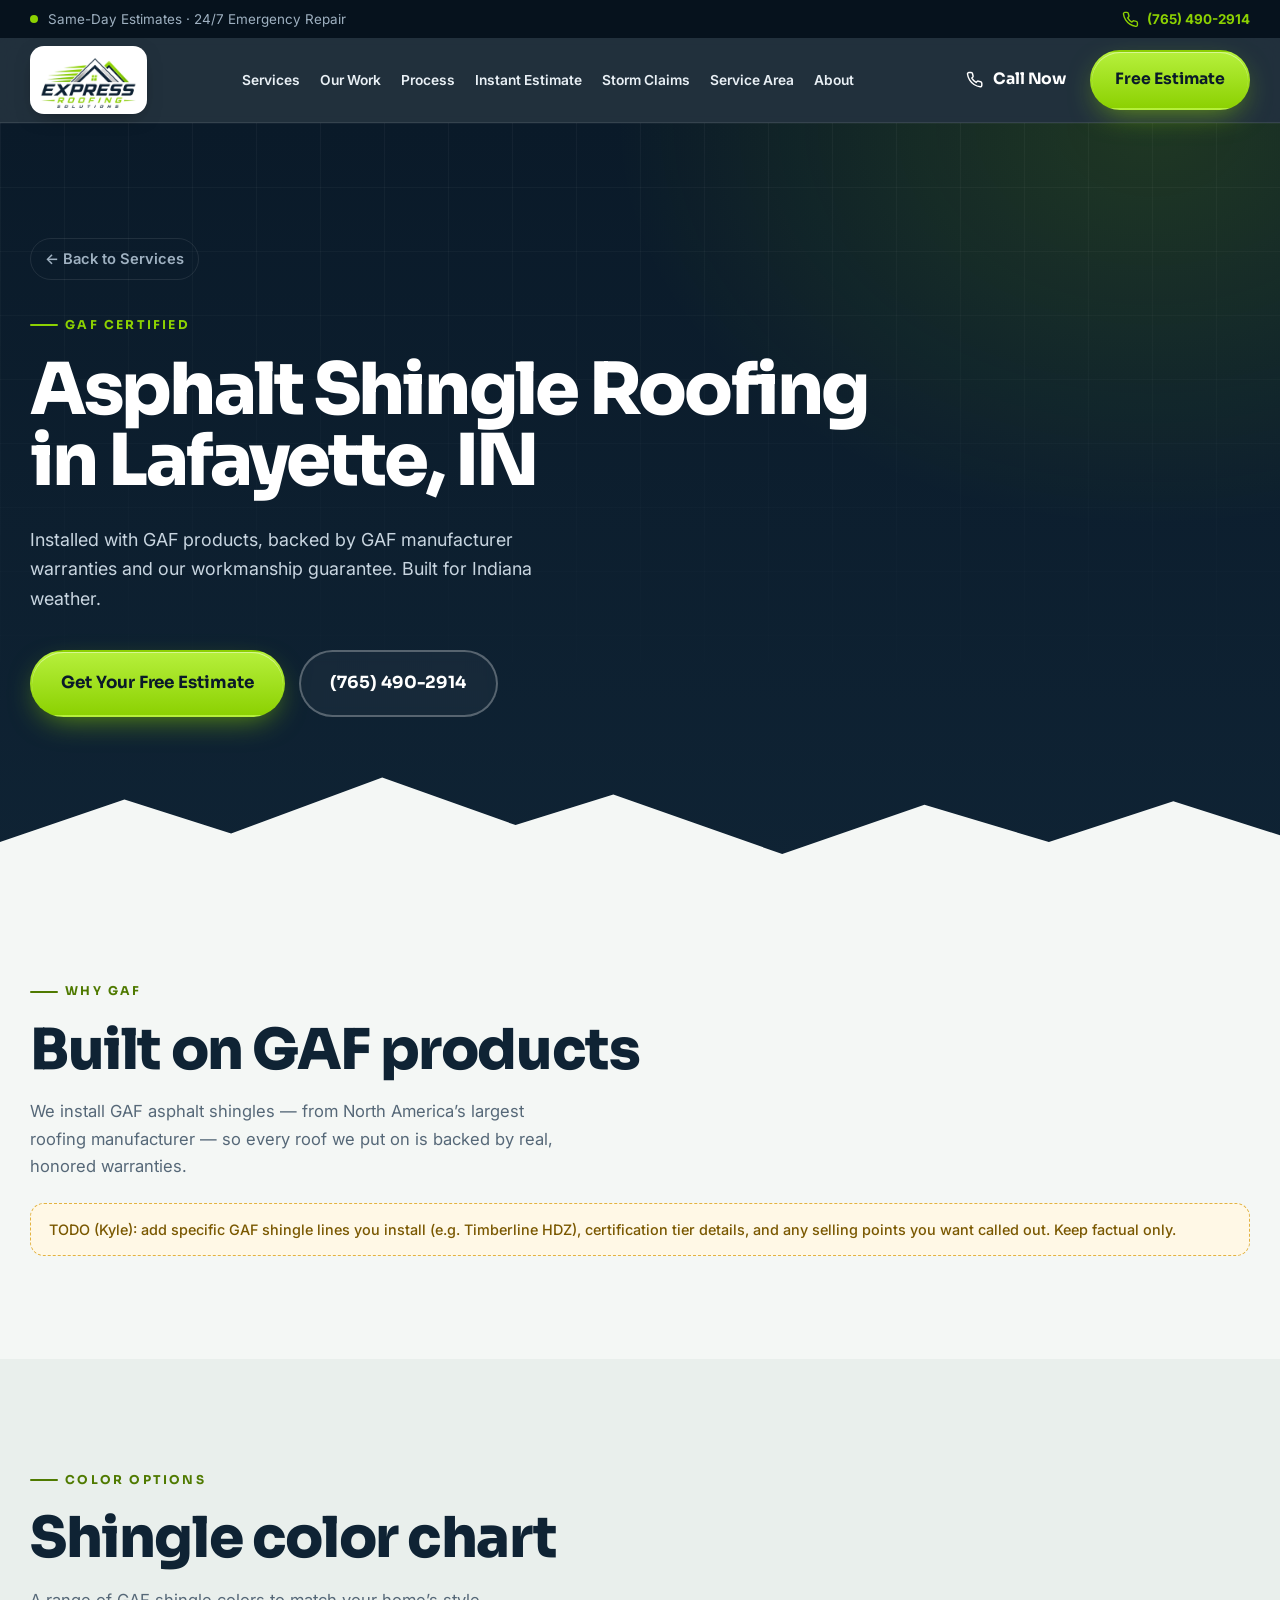
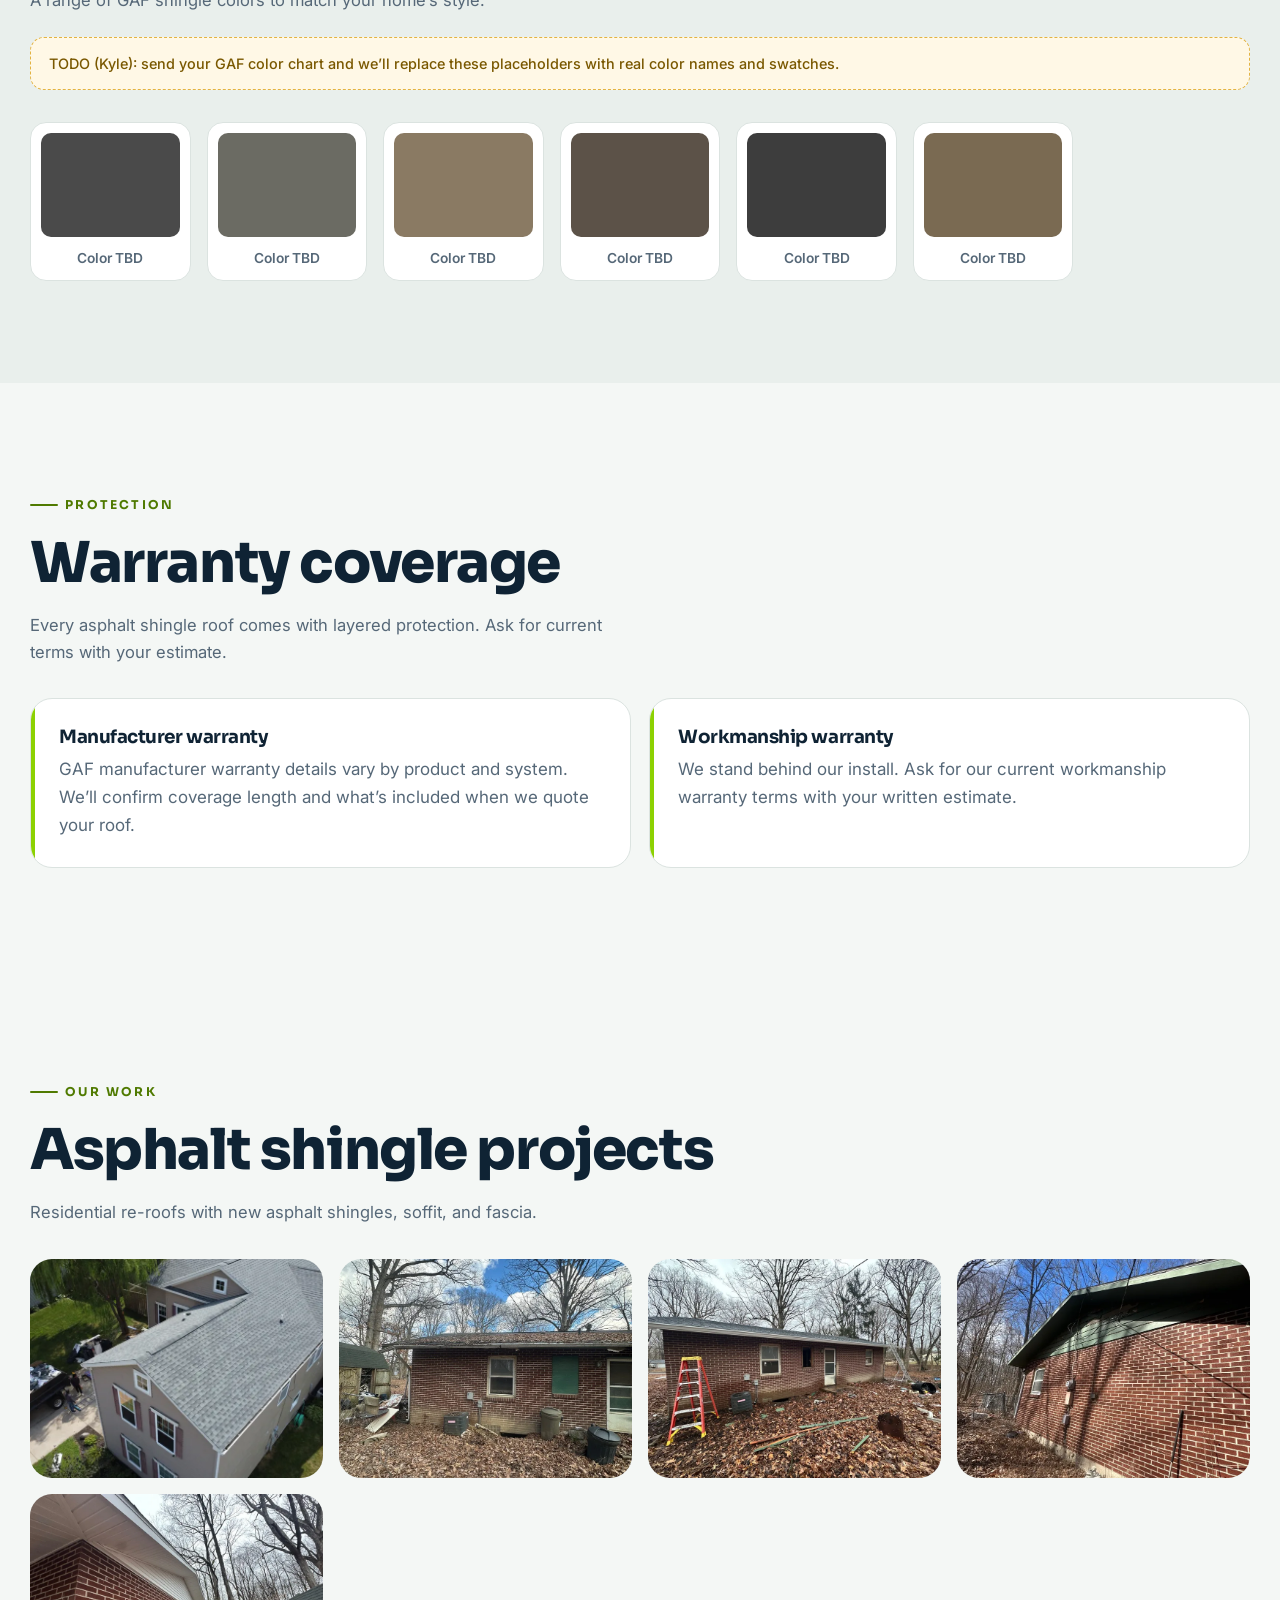
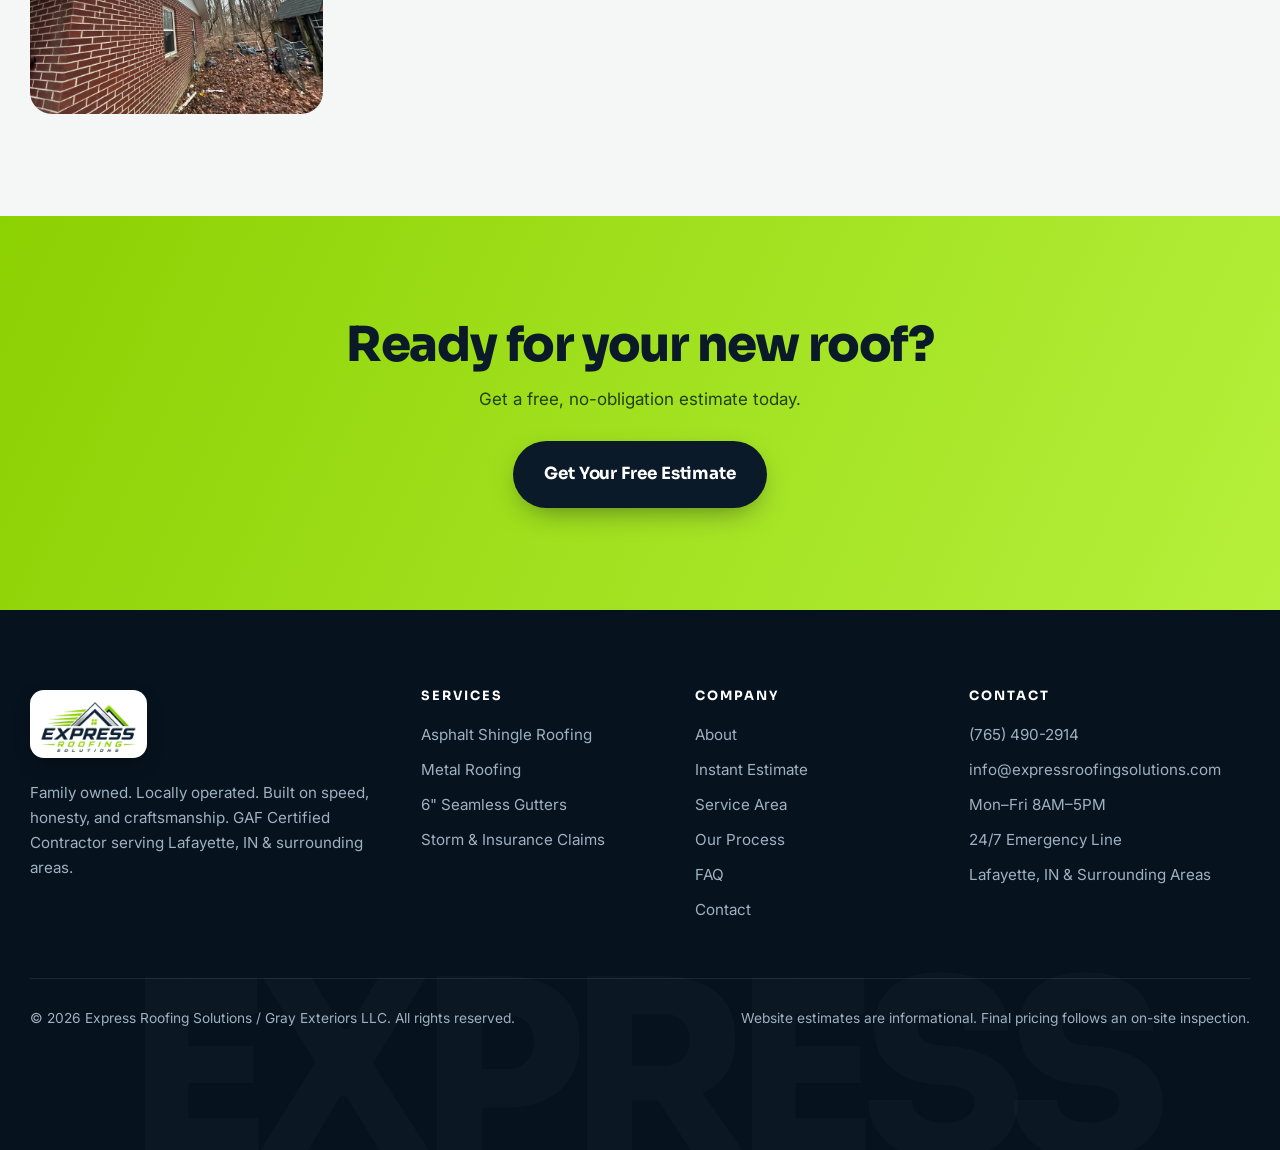
<file: asphalt-shingle-roofing.html>
<!DOCTYPE html>
<html lang="en">
<head>
<meta charset="UTF-8">
<meta name="theme-color" content="#0a1a29">
<meta name="viewport" content="width=device-width, initial-scale=1.0">
<title>GAF Asphalt Shingle Roofing in Lafayette IN | Express Roofing Solutions</title>
<meta name="description" content="GAF asphalt shingle roofing installations, repairs, and replacements in Lafayette, IN. Free estimates. Call (765) 490-2914.">
<link rel="canonical" href="https://expressroofingsolutions.com/asphalt-shingle-roofing.html">
<meta name="robots" content="index, follow">
<meta property="og:type" content="website">
<meta property="og:locale" content="en_US">
<meta property="og:site_name" content="Express Roofing Solutions">
<meta property="og:title" content="GAF Asphalt Shingle Roofing in Lafayette IN | Express Roofing Solutions">
<meta property="og:description" content="GAF asphalt shingle roofing installations, repairs, and replacements in Lafayette, IN. Free estimates. Call (765) 490-2914.">
<meta property="og:url" content="https://expressroofingsolutions.com/asphalt-shingle-roofing.html">
<meta property="og:image" content="https://expressroofingsolutions.com/assets/photos/roof-replacement-aerial.jpg">
<meta name="twitter:card" content="summary_large_image">
<meta name="twitter:title" content="GAF Asphalt Shingle Roofing in Lafayette IN | Express Roofing Solutions">
<meta name="twitter:description" content="GAF asphalt shingle roofing installations, repairs, and replacements in Lafayette, IN. Free estimates. Call (765) 490-2914.">
<meta name="twitter:image" content="https://expressroofingsolutions.com/assets/photos/roof-replacement-aerial.jpg">
<link rel="preconnect" href="https://fonts.googleapis.com">
<link rel="preconnect" href="https://fonts.gstatic.com" crossorigin>
<link href="https://fonts.googleapis.com/css2?family=Inter:wght@400;500;600;700;800;900&family=Sora:wght@600;700;800&display=swap" rel="stylesheet">
<link rel="stylesheet" href="styles.css">
<link rel="icon" href="assets/favicon.svg" type="image/svg+xml">
<link rel="alternate icon" href="assets/favicon-32.png" type="image/png">
<link rel="apple-touch-icon" href="assets/apple-touch-icon.png">

</head>
<body>
<svg width="0" height="0" style="position:absolute" aria-hidden="true" focusable="false">
  <symbol id="i-bolt" viewBox="0 0 24 24"><path d="M13 2 3 14h9l-1 8 10-12h-9l1-8z"/></symbol>
  <symbol id="i-clipboard" viewBox="0 0 24 24"><rect x="8" y="2" width="8" height="4" rx="1"/><path d="M16 4h2a2 2 0 0 1 2 2v14a2 2 0 0 1-2 2H6a2 2 0 0 1-2-2V6a2 2 0 0 1 2-2h2"/><path d="M12 11h4M12 16h4M8 11h.01M8 16h.01"/></symbol>
  <symbol id="i-shield" viewBox="0 0 24 24"><path d="M12 22s8-4 8-10V5l-8-3-8 3v7c0 6 8 10 8 10z"/><path d="m9 12 2 2 4-4"/></symbol>
  <symbol id="i-award" viewBox="0 0 24 24"><circle cx="12" cy="8" r="6"/><path d="M15.5 12.9 17 22l-5-3-5 3 1.5-9.1"/></symbol>
  <symbol id="i-phone" viewBox="0 0 24 24"><path d="M22 16.9v3a2 2 0 0 1-2.2 2 19.8 19.8 0 0 1-8.6-3.1 19.5 19.5 0 0 1-6-6A19.8 19.8 0 0 1 2.1 4.2 2 2 0 0 1 4.1 2h3a2 2 0 0 1 2 1.7c.1 1 .4 1.9.7 2.8a2 2 0 0 1-.5 2.1L8.1 9.9a16 16 0 0 0 6 6l1.3-1.3a2 2 0 0 1 2.1-.4c.9.3 1.9.6 2.8.7a2 2 0 0 1 1.7 2z"/></symbol>
  <symbol id="i-arrow" viewBox="0 0 24 24"><path d="M5 12h14M13 6l6 6-6 6"/></symbol>
  <symbol id="i-check" viewBox="0 0 24 24"><path d="M20 6 9 17l-5-5"/></symbol>
  <symbol id="i-home" viewBox="0 0 24 24"><path d="m2 11 10-8 10 8"/><path d="M5 9.5V21h14V9.5"/><path d="M10 21v-6h4v6"/></symbol>
  <symbol id="i-layers" viewBox="0 0 24 24"><path d="m12 2 10 5-10 5L2 7l10-5z"/><path d="m2 17 10 5 10-5"/><path d="m2 12 10 5 10-5"/></symbol>
  <symbol id="i-metal" viewBox="0 0 24 24"><path d="M3 21V9l9-6 9 6v12"/><path d="M7.5 21V6.5M12 21V3.5M16.5 21V6.5"/></symbol>
  <symbol id="i-drop" viewBox="0 0 24 24"><path d="M3 5h18l-2 4H5L3 5z"/><path d="M17 9v4"/><path d="M17 16.5c-1 1.3-1.5 2.1-1.5 2.9a1.5 1.5 0 0 0 3 0c0-.8-.5-1.6-1.5-2.9z"/></symbol>
  <symbol id="i-storm" viewBox="0 0 24 24"><path d="M6 16.3A6 6 0 1 1 17.7 8H18a4 4 0 0 1 1.5 7.7"/><path d="m13 11-4 6h6l-4 6"/></symbol>
  <symbol id="i-calc" viewBox="0 0 24 24"><rect x="4" y="2" width="16" height="20" rx="2"/><path d="M8 6h8M8 10h.01M12 10h.01M16 10h.01M8 14h.01M12 14h.01M16 14h.01M8 18h.01M12 18h.01M16 18h.01"/></symbol>
  <symbol id="i-pin" viewBox="0 0 24 24"><path d="M20 10c0 6-8 12-8 12s-8-6-8-12a8 8 0 0 1 16 0z"/><circle cx="12" cy="10" r="3"/></symbol>
  <symbol id="i-clock" viewBox="0 0 24 24"><circle cx="12" cy="12" r="10"/><path d="M12 6v6l4 2"/></symbol>
  <symbol id="i-search" viewBox="0 0 24 24"><circle cx="11" cy="11" r="8"/><path d="m21 21-4.3-4.3"/></symbol>
  <symbol id="i-file" viewBox="0 0 24 24"><path d="M14 2H6a2 2 0 0 0-2 2v16a2 2 0 0 0 2 2h12a2 2 0 0 0 2-2V8z"/><path d="M14 2v6h6M16 13H8M16 17H8M10 9H8"/></symbol>
  <symbol id="i-hammer" viewBox="0 0 24 24"><path d="m15 12-8.5 8.5a2.1 2.1 0 0 1-3-3L12 9"/><path d="M17.6 15 22 10.6"/><path d="m20.9 11.7-1.3-1.3a3.2 3.2 0 0 1-.9-2.2v-.9L16 4.6A5.6 5.6 0 0 0 12.1 3H9l.9.8A6.2 6.2 0 0 1 12 8.4V10l2 2h2.5l2.3 1.9"/></symbol>
  <symbol id="i-badge" viewBox="0 0 24 24"><circle cx="12" cy="12" r="10"/><path d="m8 12 3 3 5-6"/></symbol>
  <symbol id="i-mail" viewBox="0 0 24 24"><rect x="2" y="4" width="20" height="16" rx="2"/><path d="m22 7-10 6L2 7"/></symbol>
  <symbol id="i-users" viewBox="0 0 24 24"><path d="M16 21v-2a4 4 0 0 0-4-4H6a4 4 0 0 0-4 4v2"/><circle cx="9" cy="7" r="4"/><path d="M22 21v-2a4 4 0 0 0-3-3.9M16 3.1a4 4 0 0 1 0 7.8"/></symbol>
  <symbol id="i-lr" viewBox="0 0 24 24"><path d="m9 7-5 5 5 5M15 7l5 5-5 5"/></symbol>
  <symbol id="i-camera" viewBox="0 0 24 24"><path d="M14.5 4h-5L7 7H4a2 2 0 0 0-2 2v9a2 2 0 0 0 2 2h16a2 2 0 0 0 2-2V9a2 2 0 0 0-2-2h-3l-2.5-3z"/><circle cx="12" cy="13" r="3"/></symbol>
  <symbol id="i-ext" viewBox="0 0 24 24"><path d="M7 17 17 7M8 7h9v9"/></symbol>
  <symbol id="i-card" viewBox="0 0 24 24"><rect x="2" y="5" width="20" height="14" rx="2"/><path d="M2 10h20M6 15h4"/></symbol>
</svg>

<a class="skip-link" href="#main">Skip to content</a>
<div class="topbar">
  <div class="container topbar-inner">
    <p class="topbar-msg"><span class="pulse-dot" aria-hidden="true"></span> Same-Day Estimates &middot; 24/7 Emergency Repair</p>
    <a href="tel:+17654902914" class="topbar-phone"><svg class="icon" aria-hidden="true"><use href="#i-phone"/></svg>(765) 490-2914</a>
  </div>
</div>

<header class="site-header" id="site-header">
  <div class="container header-inner">
    <a href="index.html" class="logo" aria-label="Express Roofing Solutions home">
      <span class="logo-badge"><picture><source srcset="assets/logo-mark.webp" type="image/webp"><img src="assets/logo-mark.png" alt="Express Roofing Solutions" class="logo-img" width="480" height="276"></picture></span>
    </a>
    <nav class="main-nav" id="main-nav" aria-label="Primary">
      <a href="index.html#services">Services</a>
      <a href="index.html#work">Our Work</a>
      <a href="index.html#process">Process</a>
      <a href="instant-estimate.html">Instant Estimate</a>
      <a href="storm-damage-insurance-claims.html">Storm Claims</a>
      <a href="lafayette-roofing.html">Service Area</a>
      <a href="about.html">About</a>
    </nav>
    <div class="header-cta">
      <a href="tel:+17654902914" class="btn btn-ghost"><svg class="icon" aria-hidden="true"><use href="#i-phone"/></svg>Call Now</a>
      <a href="index.html#contact" class="btn btn-primary">Free Estimate</a>
    </div>
    <button class="nav-toggle" id="nav-toggle" aria-label="Toggle menu" aria-expanded="false" aria-controls="main-nav">
      <span></span><span></span><span></span>
    </button>
  </div>
</header>

<div class="mobile-cta-bar" role="region" aria-label="Quick actions">
  <a href="tel:+17654902914" class="btn btn-outline btn-sm"><svg class="icon" aria-hidden="true"><use href="#i-phone"/></svg>Call</a>
  <a href="index.html#contact" class="btn btn-primary btn-sm">Free Estimate</a>
</div>



<main id="main">
  <section class="service-hero">
    <div class="container">
      <a href="index.html#services" class="back-link">← Back to Services</a>
      <p class="eyebrow">GAF Certified</p>
      <h1>Asphalt Shingle Roofing in Lafayette, IN</h1>
      <p class="hero-sub">Installed with GAF products, backed by GAF manufacturer warranties and our workmanship guarantee. Built for Indiana weather.</p>
      <div class="hero-actions">
        <a href="index.html#contact" class="btn btn-primary btn-lg">Get Your Free Estimate</a>
        <a href="tel:+17654902914" class="btn btn-outline btn-lg">(765) 490-2914</a>
      </div>
    </div>
  </section>
  <section class="service-detail">
    <div class="container">
      <p class="section-eyebrow">Why GAF</p>
      <h2 class="section-title">Built on GAF products</h2>
      <p class="section-sub">We install GAF asphalt shingles — from North America’s largest roofing manufacturer — so every roof we put on is backed by real, honored warranties.</p>
      <p class="placeholder-note">TODO (Kyle): add specific GAF shingle lines you install (e.g. Timberline HDZ), certification tier details, and any selling points you want called out. Keep factual only.</p>
    </div>
  </section>
  <section class="service-colors">
    <div class="container">
      <p class="section-eyebrow">Color Options</p>
      <h2 class="section-title">Shingle color chart</h2>
      <p class="section-sub">A range of GAF shingle colors to match your home’s style.</p>
      <p class="placeholder-note">TODO (Kyle): send your GAF color chart and we’ll replace these placeholders with real color names and swatches.</p>
      <div class="color-grid">
        <div class="color-swatch"><div class="color-swatch-block" style="background:#4a4a4a"></div><span>Color TBD</span></div>
        <div class="color-swatch"><div class="color-swatch-block" style="background:#6b6b63"></div><span>Color TBD</span></div>
        <div class="color-swatch"><div class="color-swatch-block" style="background:#8a7a63"></div><span>Color TBD</span></div>
        <div class="color-swatch"><div class="color-swatch-block" style="background:#5c5248"></div><span>Color TBD</span></div>
        <div class="color-swatch"><div class="color-swatch-block" style="background:#3d3d3d"></div><span>Color TBD</span></div>
        <div class="color-swatch"><div class="color-swatch-block" style="background:#7a6a52"></div><span>Color TBD</span></div>
      </div>
    </div>
  </section>
  <section class="service-warranty">
    <div class="container">
      <p class="section-eyebrow">Protection</p>
      <h2 class="section-title">Warranty coverage</h2>
      <p class="section-sub">Every asphalt shingle roof comes with layered protection. Ask for current terms with your estimate.</p>
      <div class="warranty-grid">
        <div class="warranty-card">
          <h4>Manufacturer warranty</h4>
          <p>GAF manufacturer warranty details vary by product and system. We’ll confirm coverage length and what’s included when we quote your roof.</p>
        </div>
        <div class="warranty-card">
          <h4>Workmanship warranty</h4>
          <p>We stand behind our install. Ask for our current workmanship warranty terms with your written estimate.</p>
        </div>
      </div>
    </div>
  </section>
  <section class="gallery" id="gallery">
    <div class="container">
      <p class="section-eyebrow">Our Work</p>
      <h2 class="section-title">Asphalt shingle projects</h2>
      <p class="section-sub">Residential re-roofs with new asphalt shingles, soffit, and fascia.</p>
      <div class="gallery-grid">
        <a class="gallery-item" href="assets/photos/roof-aerial-2048.webp"><img src="assets/photos/roof-aerial-800.webp" alt="Completed asphalt shingle roof replacement — aerial view" loading="lazy" width="800" height="450"></a>
        <a class="gallery-item" href="assets/photos/jobs/before-1.jpg">
          <picture>
            <source type="image/webp" srcset="assets/photos/jobs/before-1-800.webp 800w, assets/photos/jobs/before-1.webp 1440w" sizes="(max-width:700px) 100vw, 360px">
            <img src="assets/photos/jobs/before-1-800.jpg" alt="Before: worn asphalt shingle roof" width="800" height="1067" loading="lazy" decoding="async">
          </picture>
        </a>
        <a class="gallery-item" href="assets/photos/jobs/after-1.jpg">
          <picture>
            <source type="image/webp" srcset="assets/photos/jobs/after-1-800.webp 800w, assets/photos/jobs/after-1.webp 1920w" sizes="(max-width:700px) 100vw, 360px">
            <img src="assets/photos/jobs/after-1-800.jpg" alt="After: new roof with new soffit and fascia" width="800" height="600" loading="lazy" decoding="async">
          </picture>
        </a>
        <a class="gallery-item" href="assets/photos/jobs/before-2.jpg">
          <picture>
            <source type="image/webp" srcset="assets/photos/jobs/before-2-800.webp 800w, assets/photos/jobs/before-2.webp 1440w" sizes="(max-width:700px) 100vw, 360px">
            <img src="assets/photos/jobs/before-2-800.jpg" alt="Before: worn roof edge and fascia" width="800" height="1067" loading="lazy" decoding="async">
          </picture>
        </a>
        <a class="gallery-item" href="assets/photos/jobs/after-2.jpg">
          <picture>
            <source type="image/webp" srcset="assets/photos/jobs/after-2-800.webp 800w, assets/photos/jobs/after-2.webp 1920w" sizes="(max-width:700px) 100vw, 360px">
            <img src="assets/photos/jobs/after-2-800.jpg" alt="After: new white soffit and fascia on a brick home" width="800" height="600" loading="lazy" decoding="async">
          </picture>
        </a>
      </div>
    </div>
  </section>
  <section class="cta-banner simple">
    <div class="container cta-inner">
      <h2>Ready for your new roof?</h2>
      <p>Get a free, no-obligation estimate today.</p>
      <a href="index.html#contact" class="btn btn-dark btn-lg">Get Your Free Estimate</a>
    </div>
  </section>
</main>

<footer class="site-footer">
  <div class="container footer-inner">
    <div class="footer-brand">
      <a href="index.html" class="logo" aria-label="Express Roofing Solutions home">
        <span class="logo-badge"><picture><source srcset="assets/logo-mark.webp" type="image/webp"><img src="assets/logo-mark.png" alt="Express Roofing Solutions" class="logo-img" width="480" height="276" loading="lazy"></picture></span>
      </a>
      <p>Family owned. Locally operated. Built on speed, honesty, and craftsmanship. GAF Certified Contractor serving Lafayette, IN &amp; surrounding areas.</p>
    </div>
    <div class="footer-col">
      <h5>Services</h5>
      <a href="asphalt-shingle-roofing.html">Asphalt Shingle Roofing</a>
      <a href="metal-roofing.html">Metal Roofing</a>
      <a href="seamless-gutters.html">6&quot; Seamless Gutters</a>
      <a href="storm-damage-insurance-claims.html">Storm &amp; Insurance Claims</a>
    </div>
    <div class="footer-col">
      <h5>Company</h5>
      <a href="about.html">About</a>
      <a href="instant-estimate.html">Instant Estimate</a>
      <a href="lafayette-roofing.html">Service Area</a>
      <a href="index.html#process">Our Process</a>
      <a href="index.html#faq">FAQ</a>
      <a href="index.html#contact">Contact</a>
    </div>
    <div class="footer-col">
      <h5>Contact</h5>
      <a href="tel:+17654902914">(765) 490-2914</a>
      <a href="mailto:info@expressroofingsolutions.com">info@expressroofingsolutions.com</a>
      <span>Mon–Fri 8AM–5PM</span>
      <span>24/7 Emergency Line</span>
      <span>Lafayette, IN &amp; Surrounding Areas</span>
    </div>
  </div>
  <div class="container footer-bottom">
    <p>© 2026 Express Roofing Solutions / Gray Exteriors LLC. All rights reserved.</p>
    <p class="footer-fine">Website estimates are informational. Final pricing follows an on-site inspection.</p>
  </div>
  <div class="footer-word" aria-hidden="true">EXPRESS</div>
</footer>

<script src="script.js" defer></script>

</body>
</html>
</file>
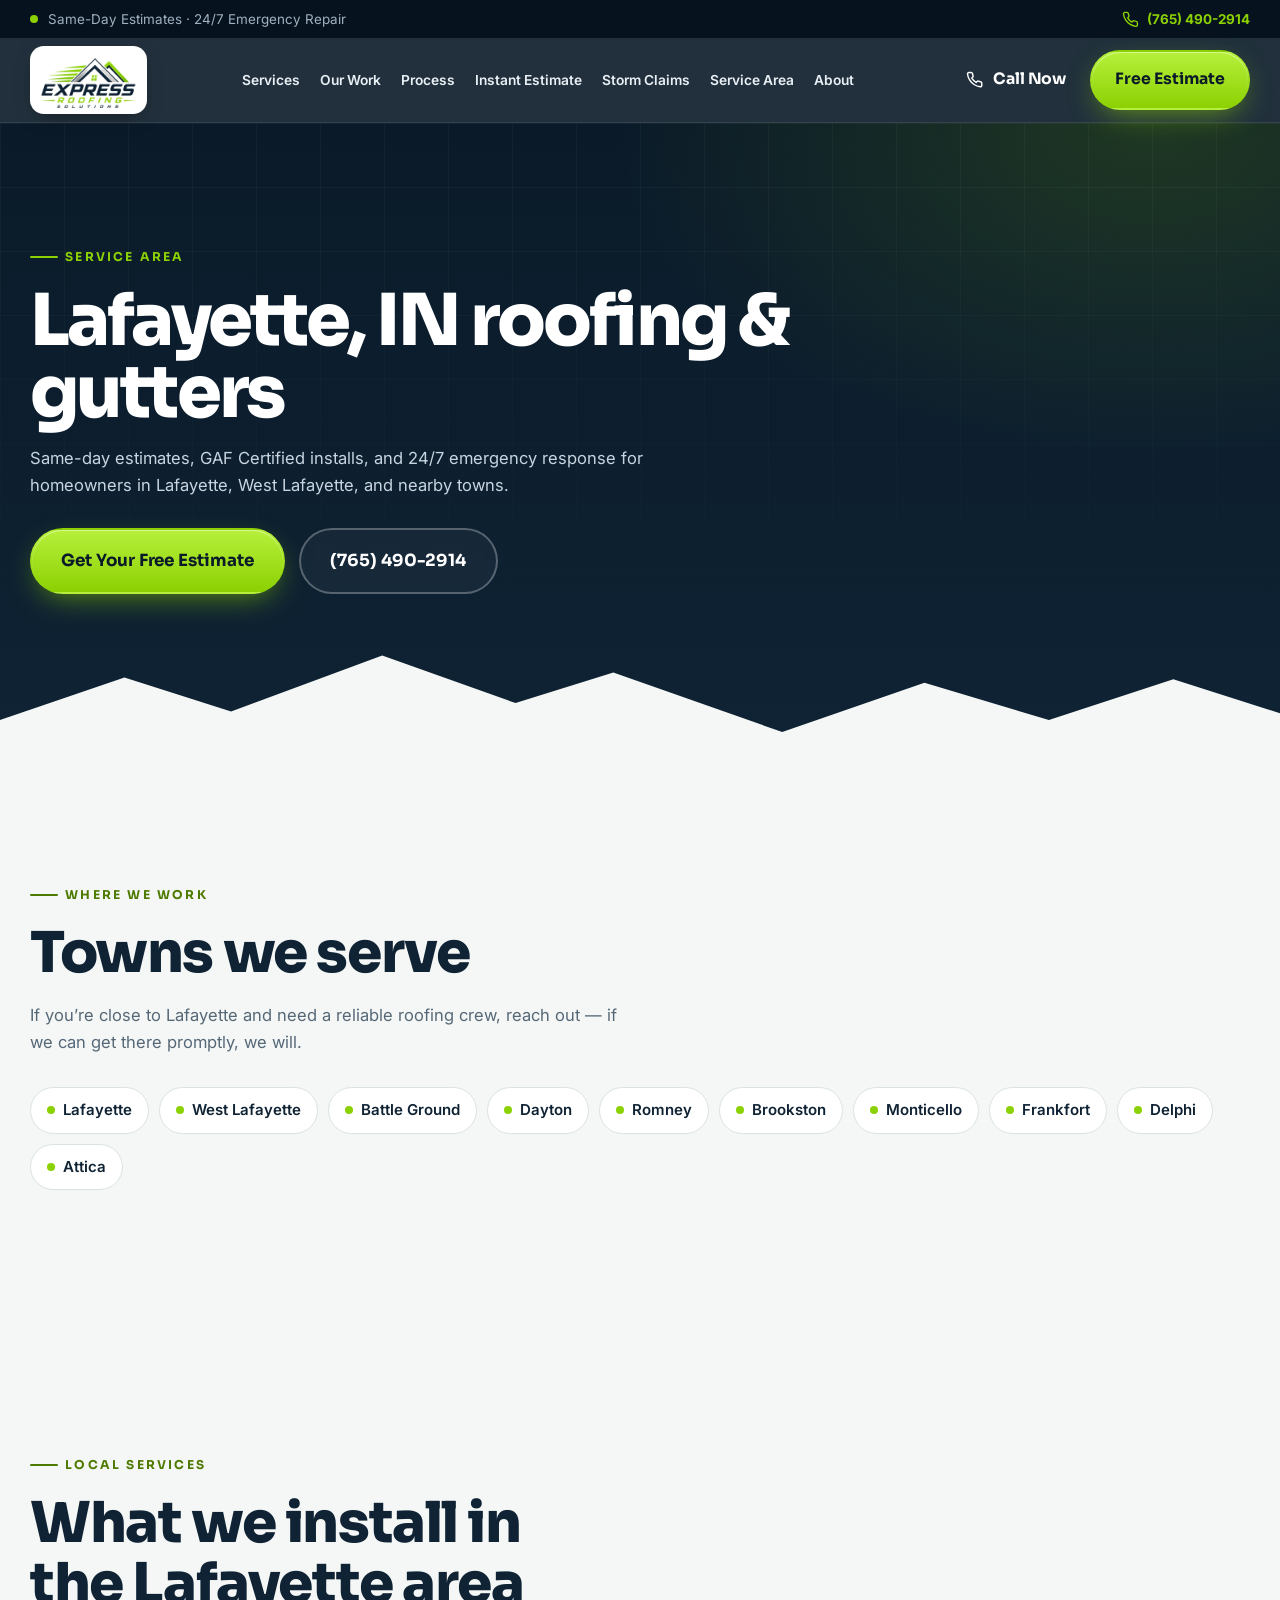
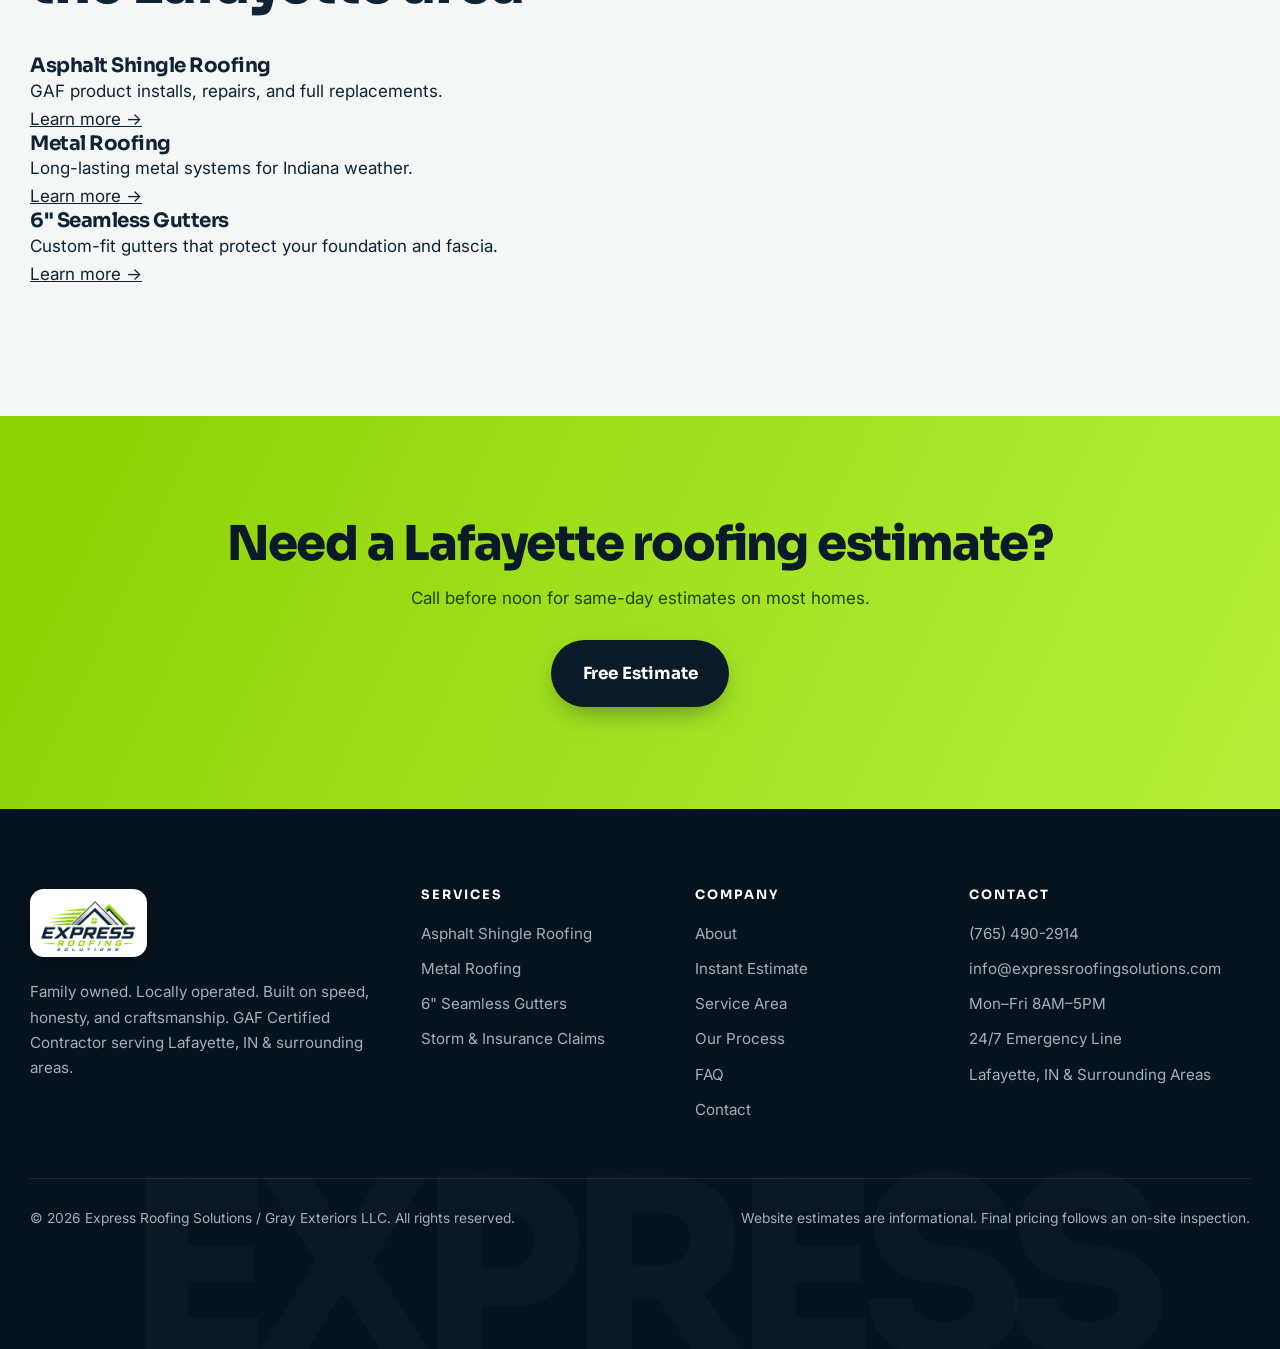
<file: lafayette-roofing.html>
<!DOCTYPE html>
<html lang="en">
<head>
<meta charset="UTF-8">
<meta name="theme-color" content="#0a1a29">
<meta name="viewport" content="width=device-width, initial-scale=1.0">
<title>Lafayette IN Roofing Contractor | Express Roofing Solutions</title>
<meta name="description" content="Local roofing and gutter contractor serving Lafayette, West Lafayette, and nearby Indiana towns. GAF Certified. Call (765) 490-2914.">
<link rel="canonical" href="https://expressroofingsolutions.com/lafayette-roofing.html">
<meta name="robots" content="index, follow">
<meta property="og:type" content="website">
<meta property="og:locale" content="en_US">
<meta property="og:site_name" content="Express Roofing Solutions">
<meta property="og:title" content="Lafayette IN Roofing Contractor | Express Roofing Solutions">
<meta property="og:description" content="Local roofing and gutter contractor serving Lafayette, West Lafayette, and nearby Indiana towns. GAF Certified. Call (765) 490-2914.">
<meta property="og:url" content="https://expressroofingsolutions.com/lafayette-roofing.html">
<meta property="og:image" content="https://expressroofingsolutions.com/assets/photos/roof-replacement-aerial.jpg">
<meta name="twitter:card" content="summary_large_image">
<meta name="twitter:title" content="Lafayette IN Roofing Contractor | Express Roofing Solutions">
<meta name="twitter:description" content="Local roofing and gutter contractor serving Lafayette, West Lafayette, and nearby Indiana towns. GAF Certified. Call (765) 490-2914.">
<meta name="twitter:image" content="https://expressroofingsolutions.com/assets/photos/roof-replacement-aerial.jpg">
<link rel="preconnect" href="https://fonts.googleapis.com">
<link rel="preconnect" href="https://fonts.gstatic.com" crossorigin>
<link href="https://fonts.googleapis.com/css2?family=Inter:wght@400;500;600;700;800;900&family=Sora:wght@600;700;800&display=swap" rel="stylesheet">
<link rel="stylesheet" href="styles.css">
<link rel="icon" href="assets/favicon.svg" type="image/svg+xml">
<link rel="alternate icon" href="assets/favicon-32.png" type="image/png">
<link rel="apple-touch-icon" href="assets/apple-touch-icon.png">

</head>
<body>
<svg width="0" height="0" style="position:absolute" aria-hidden="true" focusable="false">
  <symbol id="i-bolt" viewBox="0 0 24 24"><path d="M13 2 3 14h9l-1 8 10-12h-9l1-8z"/></symbol>
  <symbol id="i-clipboard" viewBox="0 0 24 24"><rect x="8" y="2" width="8" height="4" rx="1"/><path d="M16 4h2a2 2 0 0 1 2 2v14a2 2 0 0 1-2 2H6a2 2 0 0 1-2-2V6a2 2 0 0 1 2-2h2"/><path d="M12 11h4M12 16h4M8 11h.01M8 16h.01"/></symbol>
  <symbol id="i-shield" viewBox="0 0 24 24"><path d="M12 22s8-4 8-10V5l-8-3-8 3v7c0 6 8 10 8 10z"/><path d="m9 12 2 2 4-4"/></symbol>
  <symbol id="i-award" viewBox="0 0 24 24"><circle cx="12" cy="8" r="6"/><path d="M15.5 12.9 17 22l-5-3-5 3 1.5-9.1"/></symbol>
  <symbol id="i-phone" viewBox="0 0 24 24"><path d="M22 16.9v3a2 2 0 0 1-2.2 2 19.8 19.8 0 0 1-8.6-3.1 19.5 19.5 0 0 1-6-6A19.8 19.8 0 0 1 2.1 4.2 2 2 0 0 1 4.1 2h3a2 2 0 0 1 2 1.7c.1 1 .4 1.9.7 2.8a2 2 0 0 1-.5 2.1L8.1 9.9a16 16 0 0 0 6 6l1.3-1.3a2 2 0 0 1 2.1-.4c.9.3 1.9.6 2.8.7a2 2 0 0 1 1.7 2z"/></symbol>
  <symbol id="i-arrow" viewBox="0 0 24 24"><path d="M5 12h14M13 6l6 6-6 6"/></symbol>
  <symbol id="i-check" viewBox="0 0 24 24"><path d="M20 6 9 17l-5-5"/></symbol>
  <symbol id="i-home" viewBox="0 0 24 24"><path d="m2 11 10-8 10 8"/><path d="M5 9.5V21h14V9.5"/><path d="M10 21v-6h4v6"/></symbol>
  <symbol id="i-layers" viewBox="0 0 24 24"><path d="m12 2 10 5-10 5L2 7l10-5z"/><path d="m2 17 10 5 10-5"/><path d="m2 12 10 5 10-5"/></symbol>
  <symbol id="i-metal" viewBox="0 0 24 24"><path d="M3 21V9l9-6 9 6v12"/><path d="M7.5 21V6.5M12 21V3.5M16.5 21V6.5"/></symbol>
  <symbol id="i-drop" viewBox="0 0 24 24"><path d="M3 5h18l-2 4H5L3 5z"/><path d="M17 9v4"/><path d="M17 16.5c-1 1.3-1.5 2.1-1.5 2.9a1.5 1.5 0 0 0 3 0c0-.8-.5-1.6-1.5-2.9z"/></symbol>
  <symbol id="i-storm" viewBox="0 0 24 24"><path d="M6 16.3A6 6 0 1 1 17.7 8H18a4 4 0 0 1 1.5 7.7"/><path d="m13 11-4 6h6l-4 6"/></symbol>
  <symbol id="i-calc" viewBox="0 0 24 24"><rect x="4" y="2" width="16" height="20" rx="2"/><path d="M8 6h8M8 10h.01M12 10h.01M16 10h.01M8 14h.01M12 14h.01M16 14h.01M8 18h.01M12 18h.01M16 18h.01"/></symbol>
  <symbol id="i-pin" viewBox="0 0 24 24"><path d="M20 10c0 6-8 12-8 12s-8-6-8-12a8 8 0 0 1 16 0z"/><circle cx="12" cy="10" r="3"/></symbol>
  <symbol id="i-clock" viewBox="0 0 24 24"><circle cx="12" cy="12" r="10"/><path d="M12 6v6l4 2"/></symbol>
  <symbol id="i-search" viewBox="0 0 24 24"><circle cx="11" cy="11" r="8"/><path d="m21 21-4.3-4.3"/></symbol>
  <symbol id="i-file" viewBox="0 0 24 24"><path d="M14 2H6a2 2 0 0 0-2 2v16a2 2 0 0 0 2 2h12a2 2 0 0 0 2-2V8z"/><path d="M14 2v6h6M16 13H8M16 17H8M10 9H8"/></symbol>
  <symbol id="i-hammer" viewBox="0 0 24 24"><path d="m15 12-8.5 8.5a2.1 2.1 0 0 1-3-3L12 9"/><path d="M17.6 15 22 10.6"/><path d="m20.9 11.7-1.3-1.3a3.2 3.2 0 0 1-.9-2.2v-.9L16 4.6A5.6 5.6 0 0 0 12.1 3H9l.9.8A6.2 6.2 0 0 1 12 8.4V10l2 2h2.5l2.3 1.9"/></symbol>
  <symbol id="i-badge" viewBox="0 0 24 24"><circle cx="12" cy="12" r="10"/><path d="m8 12 3 3 5-6"/></symbol>
  <symbol id="i-mail" viewBox="0 0 24 24"><rect x="2" y="4" width="20" height="16" rx="2"/><path d="m22 7-10 6L2 7"/></symbol>
  <symbol id="i-users" viewBox="0 0 24 24"><path d="M16 21v-2a4 4 0 0 0-4-4H6a4 4 0 0 0-4 4v2"/><circle cx="9" cy="7" r="4"/><path d="M22 21v-2a4 4 0 0 0-3-3.9M16 3.1a4 4 0 0 1 0 7.8"/></symbol>
  <symbol id="i-lr" viewBox="0 0 24 24"><path d="m9 7-5 5 5 5M15 7l5 5-5 5"/></symbol>
  <symbol id="i-camera" viewBox="0 0 24 24"><path d="M14.5 4h-5L7 7H4a2 2 0 0 0-2 2v9a2 2 0 0 0 2 2h16a2 2 0 0 0 2-2V9a2 2 0 0 0-2-2h-3l-2.5-3z"/><circle cx="12" cy="13" r="3"/></symbol>
  <symbol id="i-ext" viewBox="0 0 24 24"><path d="M7 17 17 7M8 7h9v9"/></symbol>
  <symbol id="i-card" viewBox="0 0 24 24"><rect x="2" y="5" width="20" height="14" rx="2"/><path d="M2 10h20M6 15h4"/></symbol>
</svg>

<a class="skip-link" href="#main">Skip to content</a>
<div class="topbar">
  <div class="container topbar-inner">
    <p class="topbar-msg"><span class="pulse-dot" aria-hidden="true"></span> Same-Day Estimates &middot; 24/7 Emergency Repair</p>
    <a href="tel:+17654902914" class="topbar-phone"><svg class="icon" aria-hidden="true"><use href="#i-phone"/></svg>(765) 490-2914</a>
  </div>
</div>

<header class="site-header" id="site-header">
  <div class="container header-inner">
    <a href="index.html" class="logo" aria-label="Express Roofing Solutions home">
      <span class="logo-badge"><picture><source srcset="assets/logo-mark.webp" type="image/webp"><img src="assets/logo-mark.png" alt="Express Roofing Solutions" class="logo-img" width="480" height="276"></picture></span>
    </a>
    <nav class="main-nav" id="main-nav" aria-label="Primary">
      <a href="index.html#services">Services</a>
      <a href="index.html#work">Our Work</a>
      <a href="index.html#process">Process</a>
      <a href="instant-estimate.html">Instant Estimate</a>
      <a href="storm-damage-insurance-claims.html">Storm Claims</a>
      <a href="lafayette-roofing.html">Service Area</a>
      <a href="about.html">About</a>
    </nav>
    <div class="header-cta">
      <a href="tel:+17654902914" class="btn btn-ghost"><svg class="icon" aria-hidden="true"><use href="#i-phone"/></svg>Call Now</a>
      <a href="index.html#contact" class="btn btn-primary">Free Estimate</a>
    </div>
    <button class="nav-toggle" id="nav-toggle" aria-label="Toggle menu" aria-expanded="false" aria-controls="main-nav">
      <span></span><span></span><span></span>
    </button>
  </div>
</header>

<div class="mobile-cta-bar" role="region" aria-label="Quick actions">
  <a href="tel:+17654902914" class="btn btn-outline btn-sm"><svg class="icon" aria-hidden="true"><use href="#i-phone"/></svg>Call</a>
  <a href="index.html#contact" class="btn btn-primary btn-sm">Free Estimate</a>
</div>



<main id="main">
  <section class="about-hero">
    <div class="container">
      <p class="eyebrow">Service Area</p>
      <h1>Lafayette, IN roofing &amp; gutters</h1>
      <p class="section-sub" style="margin-top:16px">Same-day estimates, GAF Certified installs, and 24/7 emergency response for homeowners in Lafayette, West Lafayette, and nearby towns.</p>
      <div class="hero-actions" style="margin-top:28px">
        <a href="index.html#contact" class="btn btn-primary btn-lg">Get Your Free Estimate</a>
        <a href="tel:+17654902914" class="btn btn-outline btn-lg">(765) 490-2914</a>
      </div>
    </div>
  </section>
  <section class="service-area">
    <div class="container">
      <p class="section-eyebrow">Where We Work</p>
      <h2 class="section-title">Towns we serve</h2>
      <p class="section-sub">If you’re close to Lafayette and need a reliable roofing crew, reach out — if we can get there promptly, we will.</p>
      <div class="towns-grid">
        <div class="town-chip">Lafayette</div>
        <div class="town-chip">West Lafayette</div>
        <div class="town-chip">Battle Ground</div>
        <div class="town-chip">Dayton</div>
        <div class="town-chip">Romney</div>
        <div class="town-chip">Brookston</div>
        <div class="town-chip">Monticello</div>
        <div class="town-chip">Frankfort</div>
        <div class="town-chip">Delphi</div>
        <div class="town-chip">Attica</div>
      </div>
    </div>
  </section>
  <section class="services">
    <div class="container">
      <p class="section-eyebrow">Local Services</p>
      <h2 class="section-title">What we install in the Lafayette area</h2>
      <div class="services-grid" style="margin-top:40px">
        <article class="service-card"><div class="service-body"><h3>Asphalt Shingle Roofing</h3><p>GAF product installs, repairs, and full replacements.</p><a class="service-link" href="asphalt-shingle-roofing.html">Learn more →</a></div></article>
        <article class="service-card"><div class="service-body"><h3>Metal Roofing</h3><p>Long-lasting metal systems for Indiana weather.</p><a class="service-link" href="metal-roofing.html">Learn more →</a></div></article>
        <article class="service-card"><div class="service-body"><h3>6&quot; Seamless Gutters</h3><p>Custom-fit gutters that protect your foundation and fascia.</p><a class="service-link" href="seamless-gutters.html">Learn more →</a></div></article>
      </div>
    </div>
  </section>
  <section class="cta-banner simple">
    <div class="container cta-inner">
      <h2>Need a Lafayette roofing estimate?</h2>
      <p>Call before noon for same-day estimates on most homes.</p>
      <a href="index.html#contact" class="btn btn-dark btn-lg">Free Estimate</a>
    </div>
  </section>
</main>

<footer class="site-footer">
  <div class="container footer-inner">
    <div class="footer-brand">
      <a href="index.html" class="logo" aria-label="Express Roofing Solutions home">
        <span class="logo-badge"><picture><source srcset="assets/logo-mark.webp" type="image/webp"><img src="assets/logo-mark.png" alt="Express Roofing Solutions" class="logo-img" width="480" height="276" loading="lazy"></picture></span>
      </a>
      <p>Family owned. Locally operated. Built on speed, honesty, and craftsmanship. GAF Certified Contractor serving Lafayette, IN &amp; surrounding areas.</p>
    </div>
    <div class="footer-col">
      <h5>Services</h5>
      <a href="asphalt-shingle-roofing.html">Asphalt Shingle Roofing</a>
      <a href="metal-roofing.html">Metal Roofing</a>
      <a href="seamless-gutters.html">6&quot; Seamless Gutters</a>
      <a href="storm-damage-insurance-claims.html">Storm &amp; Insurance Claims</a>
    </div>
    <div class="footer-col">
      <h5>Company</h5>
      <a href="about.html">About</a>
      <a href="instant-estimate.html">Instant Estimate</a>
      <a href="lafayette-roofing.html">Service Area</a>
      <a href="index.html#process">Our Process</a>
      <a href="index.html#faq">FAQ</a>
      <a href="index.html#contact">Contact</a>
    </div>
    <div class="footer-col">
      <h5>Contact</h5>
      <a href="tel:+17654902914">(765) 490-2914</a>
      <a href="mailto:info@expressroofingsolutions.com">info@expressroofingsolutions.com</a>
      <span>Mon–Fri 8AM–5PM</span>
      <span>24/7 Emergency Line</span>
      <span>Lafayette, IN &amp; Surrounding Areas</span>
    </div>
  </div>
  <div class="container footer-bottom">
    <p>© 2026 Express Roofing Solutions / Gray Exteriors LLC. All rights reserved.</p>
    <p class="footer-fine">Website estimates are informational. Final pricing follows an on-site inspection.</p>
  </div>
  <div class="footer-word" aria-hidden="true">EXPRESS</div>
</footer>

<script src="script.js" defer></script>

</body>
</html>
</file>
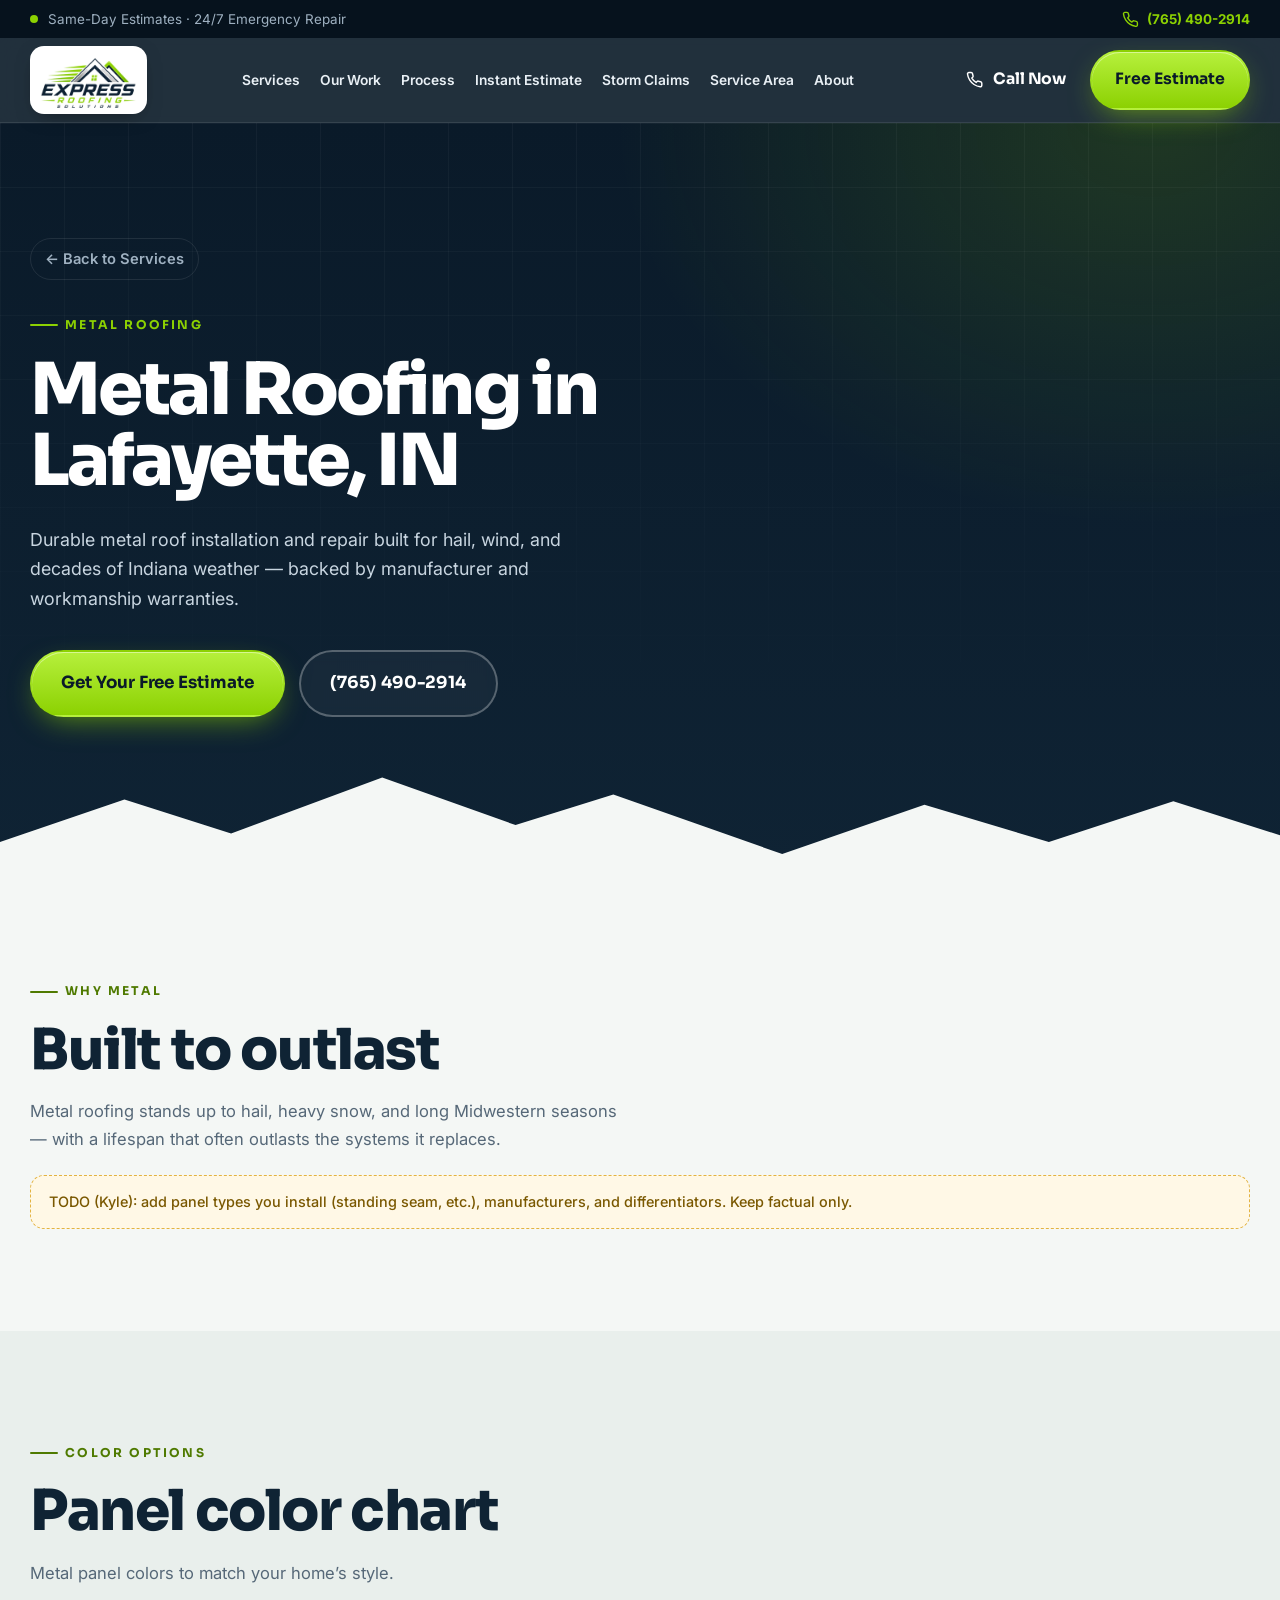
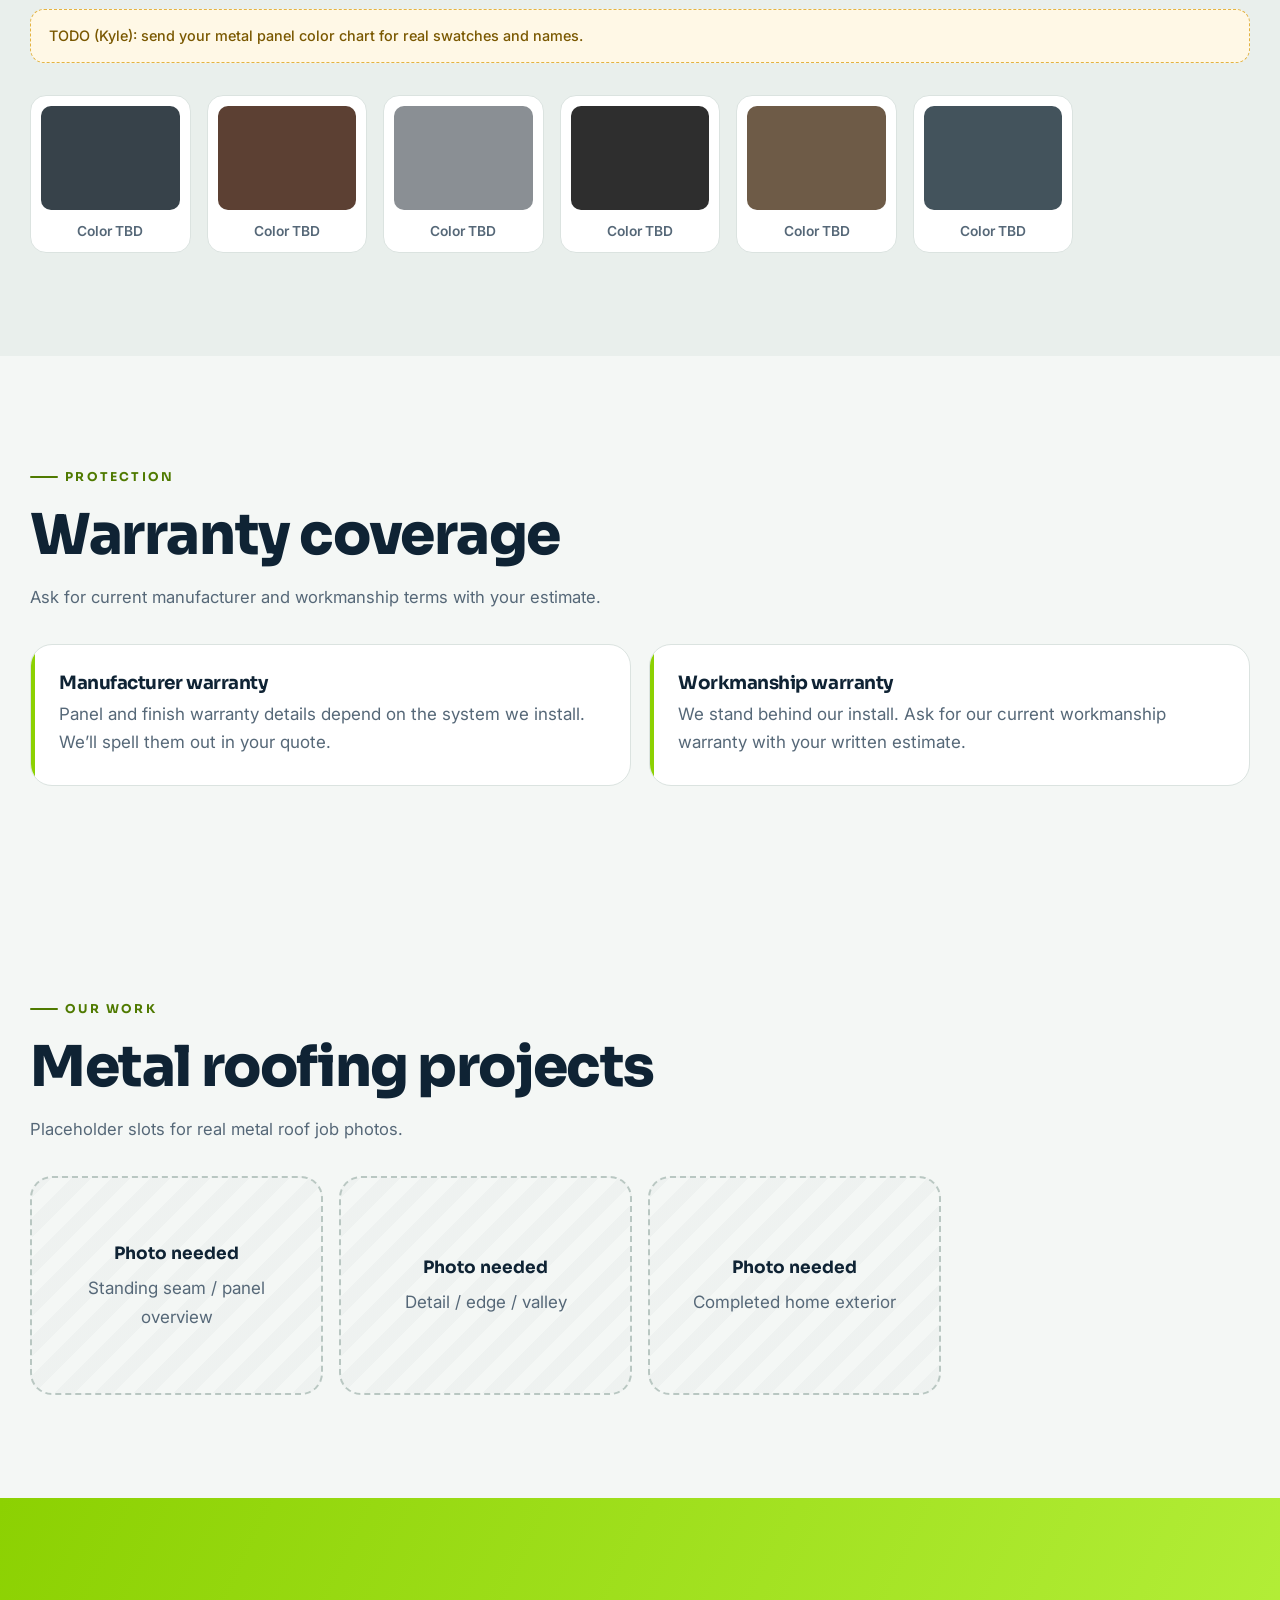
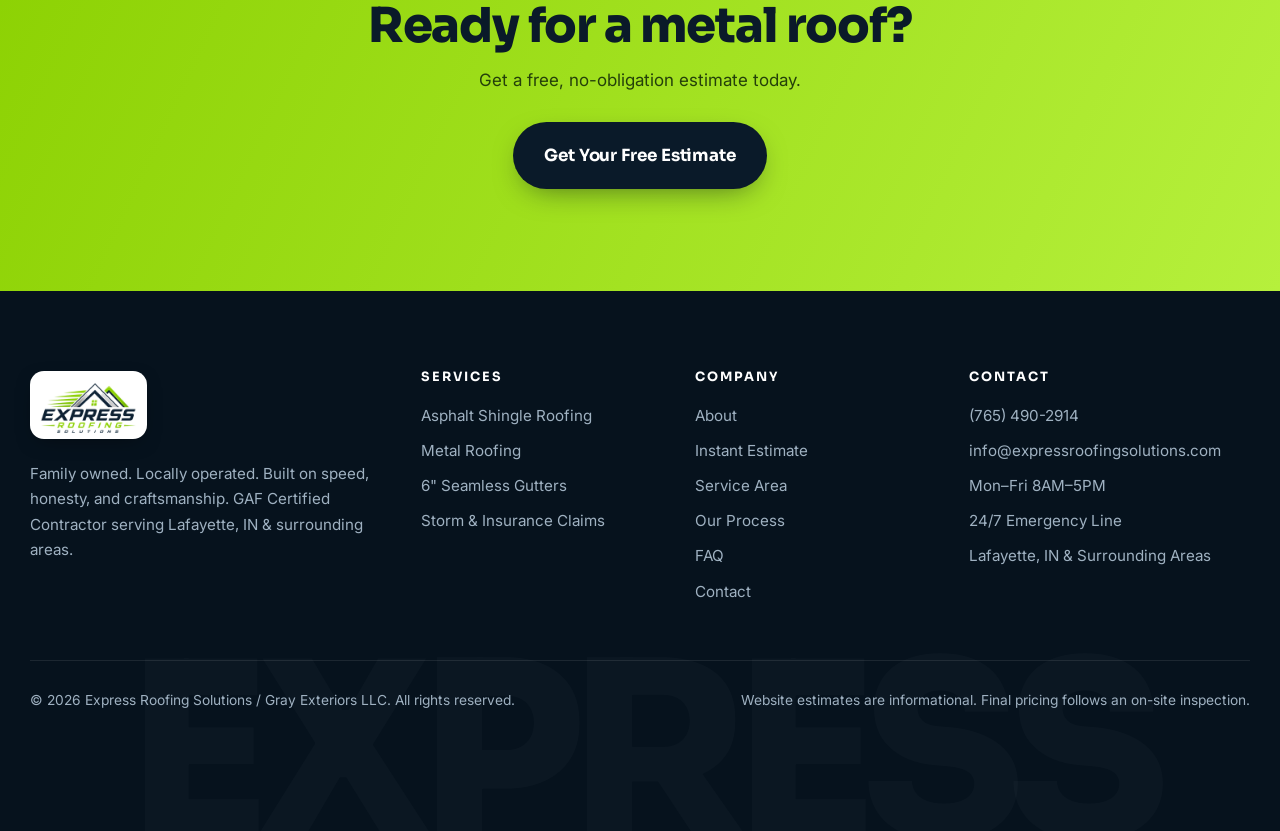
<file: metal-roofing.html>
<!DOCTYPE html>
<html lang="en">
<head>
<meta charset="UTF-8">
<meta name="theme-color" content="#0a1a29">
<meta name="viewport" content="width=device-width, initial-scale=1.0">
<title>Metal Roofing in Lafayette IN | Express Roofing Solutions</title>
<meta name="description" content="Durable metal roof installation and repair in Lafayette, IN and nearby towns. Free estimates. Call (765) 490-2914.">
<link rel="canonical" href="https://expressroofingsolutions.com/metal-roofing.html">
<meta name="robots" content="index, follow">
<meta property="og:type" content="website">
<meta property="og:locale" content="en_US">
<meta property="og:site_name" content="Express Roofing Solutions">
<meta property="og:title" content="Metal Roofing in Lafayette IN | Express Roofing Solutions">
<meta property="og:description" content="Durable metal roof installation and repair in Lafayette, IN and nearby towns. Free estimates. Call (765) 490-2914.">
<meta property="og:url" content="https://expressroofingsolutions.com/metal-roofing.html">
<meta property="og:image" content="https://expressroofingsolutions.com/assets/photos/roof-replacement-aerial.jpg">
<meta name="twitter:card" content="summary_large_image">
<meta name="twitter:title" content="Metal Roofing in Lafayette IN | Express Roofing Solutions">
<meta name="twitter:description" content="Durable metal roof installation and repair in Lafayette, IN and nearby towns. Free estimates. Call (765) 490-2914.">
<meta name="twitter:image" content="https://expressroofingsolutions.com/assets/photos/roof-replacement-aerial.jpg">
<link rel="preconnect" href="https://fonts.googleapis.com">
<link rel="preconnect" href="https://fonts.gstatic.com" crossorigin>
<link href="https://fonts.googleapis.com/css2?family=Inter:wght@400;500;600;700;800;900&family=Sora:wght@600;700;800&display=swap" rel="stylesheet">
<link rel="stylesheet" href="styles.css">
<link rel="icon" href="assets/favicon.svg" type="image/svg+xml">
<link rel="alternate icon" href="assets/favicon-32.png" type="image/png">
<link rel="apple-touch-icon" href="assets/apple-touch-icon.png">

</head>
<body>
<svg width="0" height="0" style="position:absolute" aria-hidden="true" focusable="false">
  <symbol id="i-bolt" viewBox="0 0 24 24"><path d="M13 2 3 14h9l-1 8 10-12h-9l1-8z"/></symbol>
  <symbol id="i-clipboard" viewBox="0 0 24 24"><rect x="8" y="2" width="8" height="4" rx="1"/><path d="M16 4h2a2 2 0 0 1 2 2v14a2 2 0 0 1-2 2H6a2 2 0 0 1-2-2V6a2 2 0 0 1 2-2h2"/><path d="M12 11h4M12 16h4M8 11h.01M8 16h.01"/></symbol>
  <symbol id="i-shield" viewBox="0 0 24 24"><path d="M12 22s8-4 8-10V5l-8-3-8 3v7c0 6 8 10 8 10z"/><path d="m9 12 2 2 4-4"/></symbol>
  <symbol id="i-award" viewBox="0 0 24 24"><circle cx="12" cy="8" r="6"/><path d="M15.5 12.9 17 22l-5-3-5 3 1.5-9.1"/></symbol>
  <symbol id="i-phone" viewBox="0 0 24 24"><path d="M22 16.9v3a2 2 0 0 1-2.2 2 19.8 19.8 0 0 1-8.6-3.1 19.5 19.5 0 0 1-6-6A19.8 19.8 0 0 1 2.1 4.2 2 2 0 0 1 4.1 2h3a2 2 0 0 1 2 1.7c.1 1 .4 1.9.7 2.8a2 2 0 0 1-.5 2.1L8.1 9.9a16 16 0 0 0 6 6l1.3-1.3a2 2 0 0 1 2.1-.4c.9.3 1.9.6 2.8.7a2 2 0 0 1 1.7 2z"/></symbol>
  <symbol id="i-arrow" viewBox="0 0 24 24"><path d="M5 12h14M13 6l6 6-6 6"/></symbol>
  <symbol id="i-check" viewBox="0 0 24 24"><path d="M20 6 9 17l-5-5"/></symbol>
  <symbol id="i-home" viewBox="0 0 24 24"><path d="m2 11 10-8 10 8"/><path d="M5 9.5V21h14V9.5"/><path d="M10 21v-6h4v6"/></symbol>
  <symbol id="i-layers" viewBox="0 0 24 24"><path d="m12 2 10 5-10 5L2 7l10-5z"/><path d="m2 17 10 5 10-5"/><path d="m2 12 10 5 10-5"/></symbol>
  <symbol id="i-metal" viewBox="0 0 24 24"><path d="M3 21V9l9-6 9 6v12"/><path d="M7.5 21V6.5M12 21V3.5M16.5 21V6.5"/></symbol>
  <symbol id="i-drop" viewBox="0 0 24 24"><path d="M3 5h18l-2 4H5L3 5z"/><path d="M17 9v4"/><path d="M17 16.5c-1 1.3-1.5 2.1-1.5 2.9a1.5 1.5 0 0 0 3 0c0-.8-.5-1.6-1.5-2.9z"/></symbol>
  <symbol id="i-storm" viewBox="0 0 24 24"><path d="M6 16.3A6 6 0 1 1 17.7 8H18a4 4 0 0 1 1.5 7.7"/><path d="m13 11-4 6h6l-4 6"/></symbol>
  <symbol id="i-calc" viewBox="0 0 24 24"><rect x="4" y="2" width="16" height="20" rx="2"/><path d="M8 6h8M8 10h.01M12 10h.01M16 10h.01M8 14h.01M12 14h.01M16 14h.01M8 18h.01M12 18h.01M16 18h.01"/></symbol>
  <symbol id="i-pin" viewBox="0 0 24 24"><path d="M20 10c0 6-8 12-8 12s-8-6-8-12a8 8 0 0 1 16 0z"/><circle cx="12" cy="10" r="3"/></symbol>
  <symbol id="i-clock" viewBox="0 0 24 24"><circle cx="12" cy="12" r="10"/><path d="M12 6v6l4 2"/></symbol>
  <symbol id="i-search" viewBox="0 0 24 24"><circle cx="11" cy="11" r="8"/><path d="m21 21-4.3-4.3"/></symbol>
  <symbol id="i-file" viewBox="0 0 24 24"><path d="M14 2H6a2 2 0 0 0-2 2v16a2 2 0 0 0 2 2h12a2 2 0 0 0 2-2V8z"/><path d="M14 2v6h6M16 13H8M16 17H8M10 9H8"/></symbol>
  <symbol id="i-hammer" viewBox="0 0 24 24"><path d="m15 12-8.5 8.5a2.1 2.1 0 0 1-3-3L12 9"/><path d="M17.6 15 22 10.6"/><path d="m20.9 11.7-1.3-1.3a3.2 3.2 0 0 1-.9-2.2v-.9L16 4.6A5.6 5.6 0 0 0 12.1 3H9l.9.8A6.2 6.2 0 0 1 12 8.4V10l2 2h2.5l2.3 1.9"/></symbol>
  <symbol id="i-badge" viewBox="0 0 24 24"><circle cx="12" cy="12" r="10"/><path d="m8 12 3 3 5-6"/></symbol>
  <symbol id="i-mail" viewBox="0 0 24 24"><rect x="2" y="4" width="20" height="16" rx="2"/><path d="m22 7-10 6L2 7"/></symbol>
  <symbol id="i-users" viewBox="0 0 24 24"><path d="M16 21v-2a4 4 0 0 0-4-4H6a4 4 0 0 0-4 4v2"/><circle cx="9" cy="7" r="4"/><path d="M22 21v-2a4 4 0 0 0-3-3.9M16 3.1a4 4 0 0 1 0 7.8"/></symbol>
  <symbol id="i-lr" viewBox="0 0 24 24"><path d="m9 7-5 5 5 5M15 7l5 5-5 5"/></symbol>
  <symbol id="i-camera" viewBox="0 0 24 24"><path d="M14.5 4h-5L7 7H4a2 2 0 0 0-2 2v9a2 2 0 0 0 2 2h16a2 2 0 0 0 2-2V9a2 2 0 0 0-2-2h-3l-2.5-3z"/><circle cx="12" cy="13" r="3"/></symbol>
  <symbol id="i-ext" viewBox="0 0 24 24"><path d="M7 17 17 7M8 7h9v9"/></symbol>
  <symbol id="i-card" viewBox="0 0 24 24"><rect x="2" y="5" width="20" height="14" rx="2"/><path d="M2 10h20M6 15h4"/></symbol>
</svg>

<a class="skip-link" href="#main">Skip to content</a>
<div class="topbar">
  <div class="container topbar-inner">
    <p class="topbar-msg"><span class="pulse-dot" aria-hidden="true"></span> Same-Day Estimates &middot; 24/7 Emergency Repair</p>
    <a href="tel:+17654902914" class="topbar-phone"><svg class="icon" aria-hidden="true"><use href="#i-phone"/></svg>(765) 490-2914</a>
  </div>
</div>

<header class="site-header" id="site-header">
  <div class="container header-inner">
    <a href="index.html" class="logo" aria-label="Express Roofing Solutions home">
      <span class="logo-badge"><picture><source srcset="assets/logo-mark.webp" type="image/webp"><img src="assets/logo-mark.png" alt="Express Roofing Solutions" class="logo-img" width="480" height="276"></picture></span>
    </a>
    <nav class="main-nav" id="main-nav" aria-label="Primary">
      <a href="index.html#services">Services</a>
      <a href="index.html#work">Our Work</a>
      <a href="index.html#process">Process</a>
      <a href="instant-estimate.html">Instant Estimate</a>
      <a href="storm-damage-insurance-claims.html">Storm Claims</a>
      <a href="lafayette-roofing.html">Service Area</a>
      <a href="about.html">About</a>
    </nav>
    <div class="header-cta">
      <a href="tel:+17654902914" class="btn btn-ghost"><svg class="icon" aria-hidden="true"><use href="#i-phone"/></svg>Call Now</a>
      <a href="index.html#contact" class="btn btn-primary">Free Estimate</a>
    </div>
    <button class="nav-toggle" id="nav-toggle" aria-label="Toggle menu" aria-expanded="false" aria-controls="main-nav">
      <span></span><span></span><span></span>
    </button>
  </div>
</header>

<div class="mobile-cta-bar" role="region" aria-label="Quick actions">
  <a href="tel:+17654902914" class="btn btn-outline btn-sm"><svg class="icon" aria-hidden="true"><use href="#i-phone"/></svg>Call</a>
  <a href="index.html#contact" class="btn btn-primary btn-sm">Free Estimate</a>
</div>



<main id="main">
  <section class="service-hero">
    <div class="container">
      <a href="index.html#services" class="back-link">← Back to Services</a>
      <p class="eyebrow">Metal Roofing</p>
      <h1>Metal Roofing in Lafayette, IN</h1>
      <p class="hero-sub">Durable metal roof installation and repair built for hail, wind, and decades of Indiana weather — backed by manufacturer and workmanship warranties.</p>
      <div class="hero-actions">
        <a href="index.html#contact" class="btn btn-primary btn-lg">Get Your Free Estimate</a>
        <a href="tel:+17654902914" class="btn btn-outline btn-lg">(765) 490-2914</a>
      </div>
    </div>
  </section>
  <section class="service-detail">
    <div class="container">
      <p class="section-eyebrow">Why Metal</p>
      <h2 class="section-title">Built to outlast</h2>
      <p class="section-sub">Metal roofing stands up to hail, heavy snow, and long Midwestern seasons — with a lifespan that often outlasts the systems it replaces.</p>
      <p class="placeholder-note">TODO (Kyle): add panel types you install (standing seam, etc.), manufacturers, and differentiators. Keep factual only.</p>
    </div>
  </section>
  <section class="service-colors">
    <div class="container">
      <p class="section-eyebrow">Color Options</p>
      <h2 class="section-title">Panel color chart</h2>
      <p class="section-sub">Metal panel colors to match your home’s style.</p>
      <p class="placeholder-note">TODO (Kyle): send your metal panel color chart for real swatches and names.</p>
      <div class="color-grid">
        <div class="color-swatch"><div class="color-swatch-block" style="background:#37424a"></div><span>Color TBD</span></div>
        <div class="color-swatch"><div class="color-swatch-block" style="background:#5c4033"></div><span>Color TBD</span></div>
        <div class="color-swatch"><div class="color-swatch-block" style="background:#8a8f94"></div><span>Color TBD</span></div>
        <div class="color-swatch"><div class="color-swatch-block" style="background:#2e2e2e"></div><span>Color TBD</span></div>
        <div class="color-swatch"><div class="color-swatch-block" style="background:#6e5b47"></div><span>Color TBD</span></div>
        <div class="color-swatch"><div class="color-swatch-block" style="background:#43535c"></div><span>Color TBD</span></div>
      </div>
    </div>
  </section>
  <section class="service-warranty">
    <div class="container">
      <p class="section-eyebrow">Protection</p>
      <h2 class="section-title">Warranty coverage</h2>
      <p class="section-sub">Ask for current manufacturer and workmanship terms with your estimate.</p>
      <div class="warranty-grid">
        <div class="warranty-card"><h4>Manufacturer warranty</h4><p>Panel and finish warranty details depend on the system we install. We’ll spell them out in your quote.</p></div>
        <div class="warranty-card"><h4>Workmanship warranty</h4><p>We stand behind our install. Ask for our current workmanship warranty with your written estimate.</p></div>
      </div>
    </div>
  </section>
  <section class="gallery" id="gallery">
    <div class="container">
      <p class="section-eyebrow">Our Work</p>
      <h2 class="section-title">Metal roofing projects</h2>
      <p class="section-sub">Placeholder slots for real metal roof job photos.</p>
      <div class="gallery-grid">
        <div class="gallery-placeholder"><strong>Photo needed</strong><span>Standing seam / panel overview</span></div>
        <div class="gallery-placeholder"><strong>Photo needed</strong><span>Detail / edge / valley</span></div>
        <div class="gallery-placeholder"><strong>Photo needed</strong><span>Completed home exterior</span></div>
      </div>
    </div>
  </section>
  <section class="cta-banner simple">
    <div class="container cta-inner">
      <h2>Ready for a metal roof?</h2>
      <p>Get a free, no-obligation estimate today.</p>
      <a href="index.html#contact" class="btn btn-dark btn-lg">Get Your Free Estimate</a>
    </div>
  </section>
</main>

<footer class="site-footer">
  <div class="container footer-inner">
    <div class="footer-brand">
      <a href="index.html" class="logo" aria-label="Express Roofing Solutions home">
        <span class="logo-badge"><picture><source srcset="assets/logo-mark.webp" type="image/webp"><img src="assets/logo-mark.png" alt="Express Roofing Solutions" class="logo-img" width="480" height="276" loading="lazy"></picture></span>
      </a>
      <p>Family owned. Locally operated. Built on speed, honesty, and craftsmanship. GAF Certified Contractor serving Lafayette, IN &amp; surrounding areas.</p>
    </div>
    <div class="footer-col">
      <h5>Services</h5>
      <a href="asphalt-shingle-roofing.html">Asphalt Shingle Roofing</a>
      <a href="metal-roofing.html">Metal Roofing</a>
      <a href="seamless-gutters.html">6&quot; Seamless Gutters</a>
      <a href="storm-damage-insurance-claims.html">Storm &amp; Insurance Claims</a>
    </div>
    <div class="footer-col">
      <h5>Company</h5>
      <a href="about.html">About</a>
      <a href="instant-estimate.html">Instant Estimate</a>
      <a href="lafayette-roofing.html">Service Area</a>
      <a href="index.html#process">Our Process</a>
      <a href="index.html#faq">FAQ</a>
      <a href="index.html#contact">Contact</a>
    </div>
    <div class="footer-col">
      <h5>Contact</h5>
      <a href="tel:+17654902914">(765) 490-2914</a>
      <a href="mailto:info@expressroofingsolutions.com">info@expressroofingsolutions.com</a>
      <span>Mon–Fri 8AM–5PM</span>
      <span>24/7 Emergency Line</span>
      <span>Lafayette, IN &amp; Surrounding Areas</span>
    </div>
  </div>
  <div class="container footer-bottom">
    <p>© 2026 Express Roofing Solutions / Gray Exteriors LLC. All rights reserved.</p>
    <p class="footer-fine">Website estimates are informational. Final pricing follows an on-site inspection.</p>
  </div>
  <div class="footer-word" aria-hidden="true">EXPRESS</div>
</footer>

<script src="script.js" defer></script>

</body>
</html>
</file>
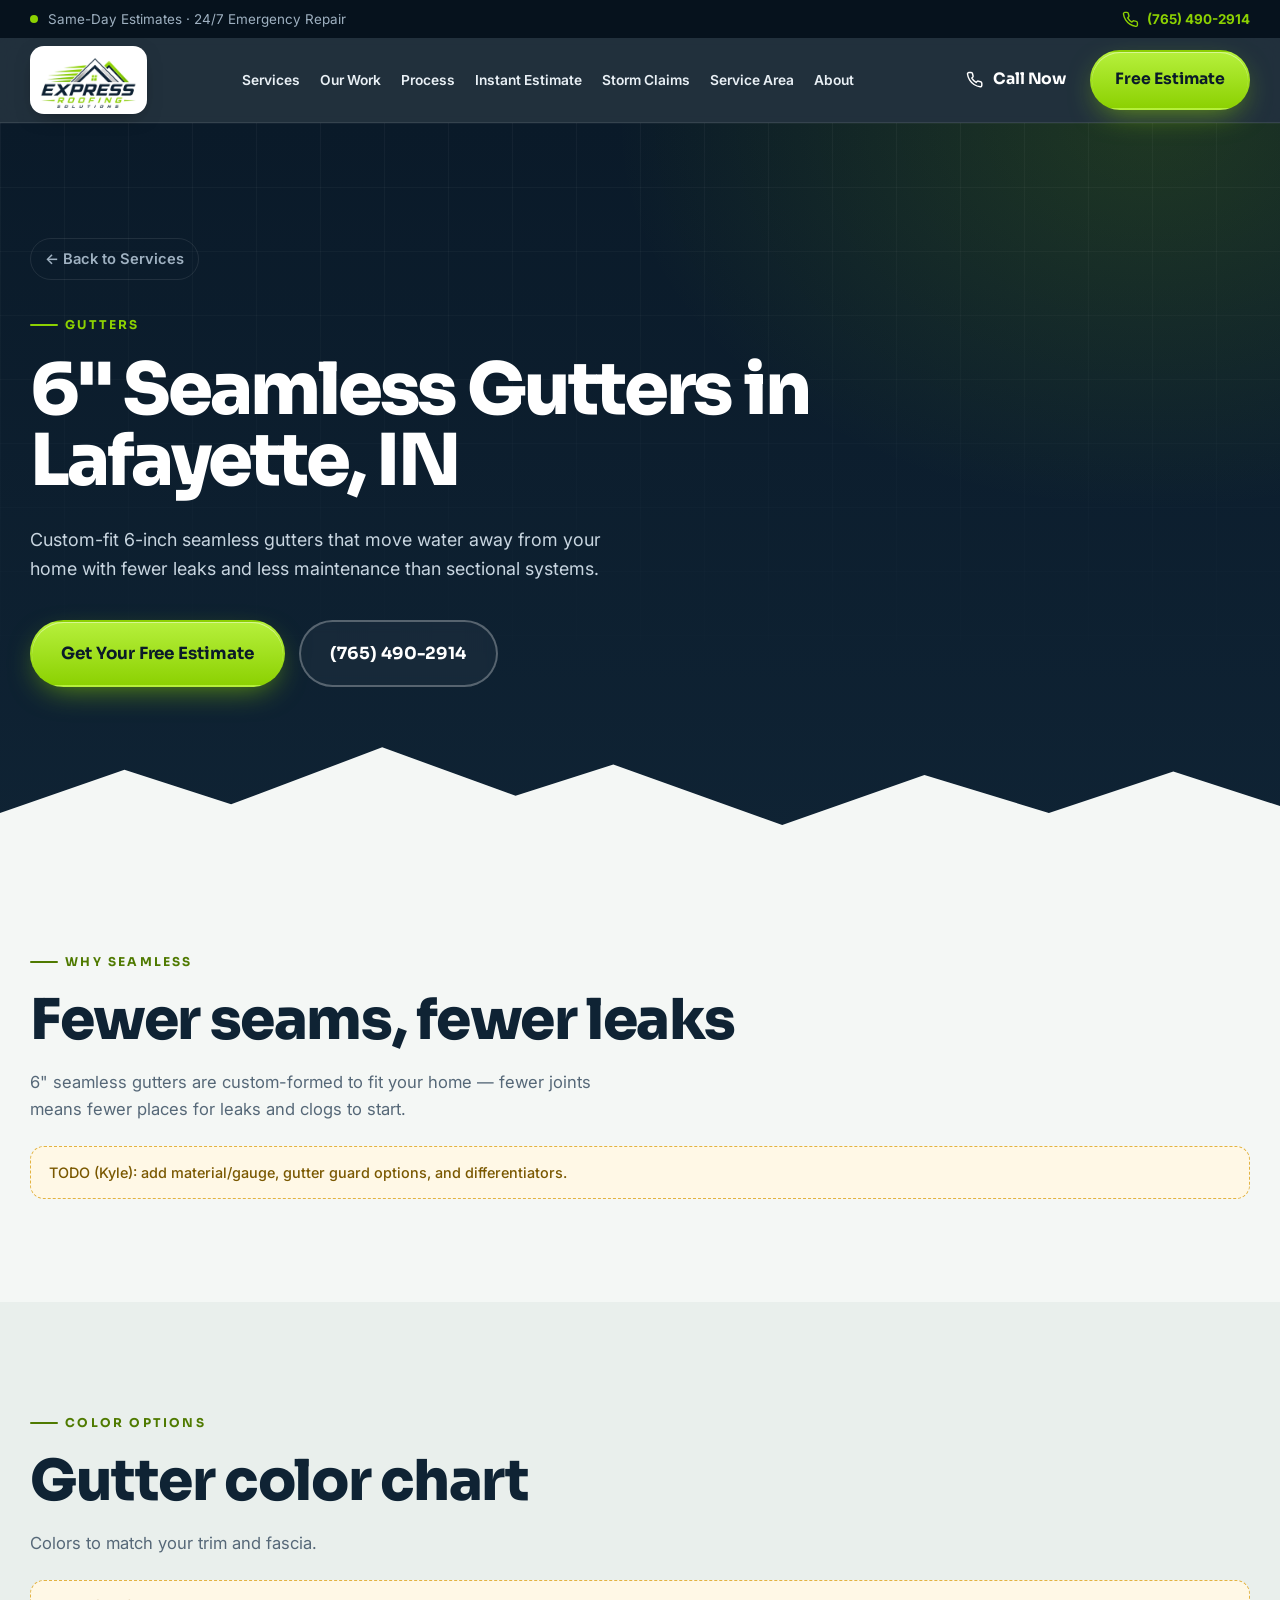
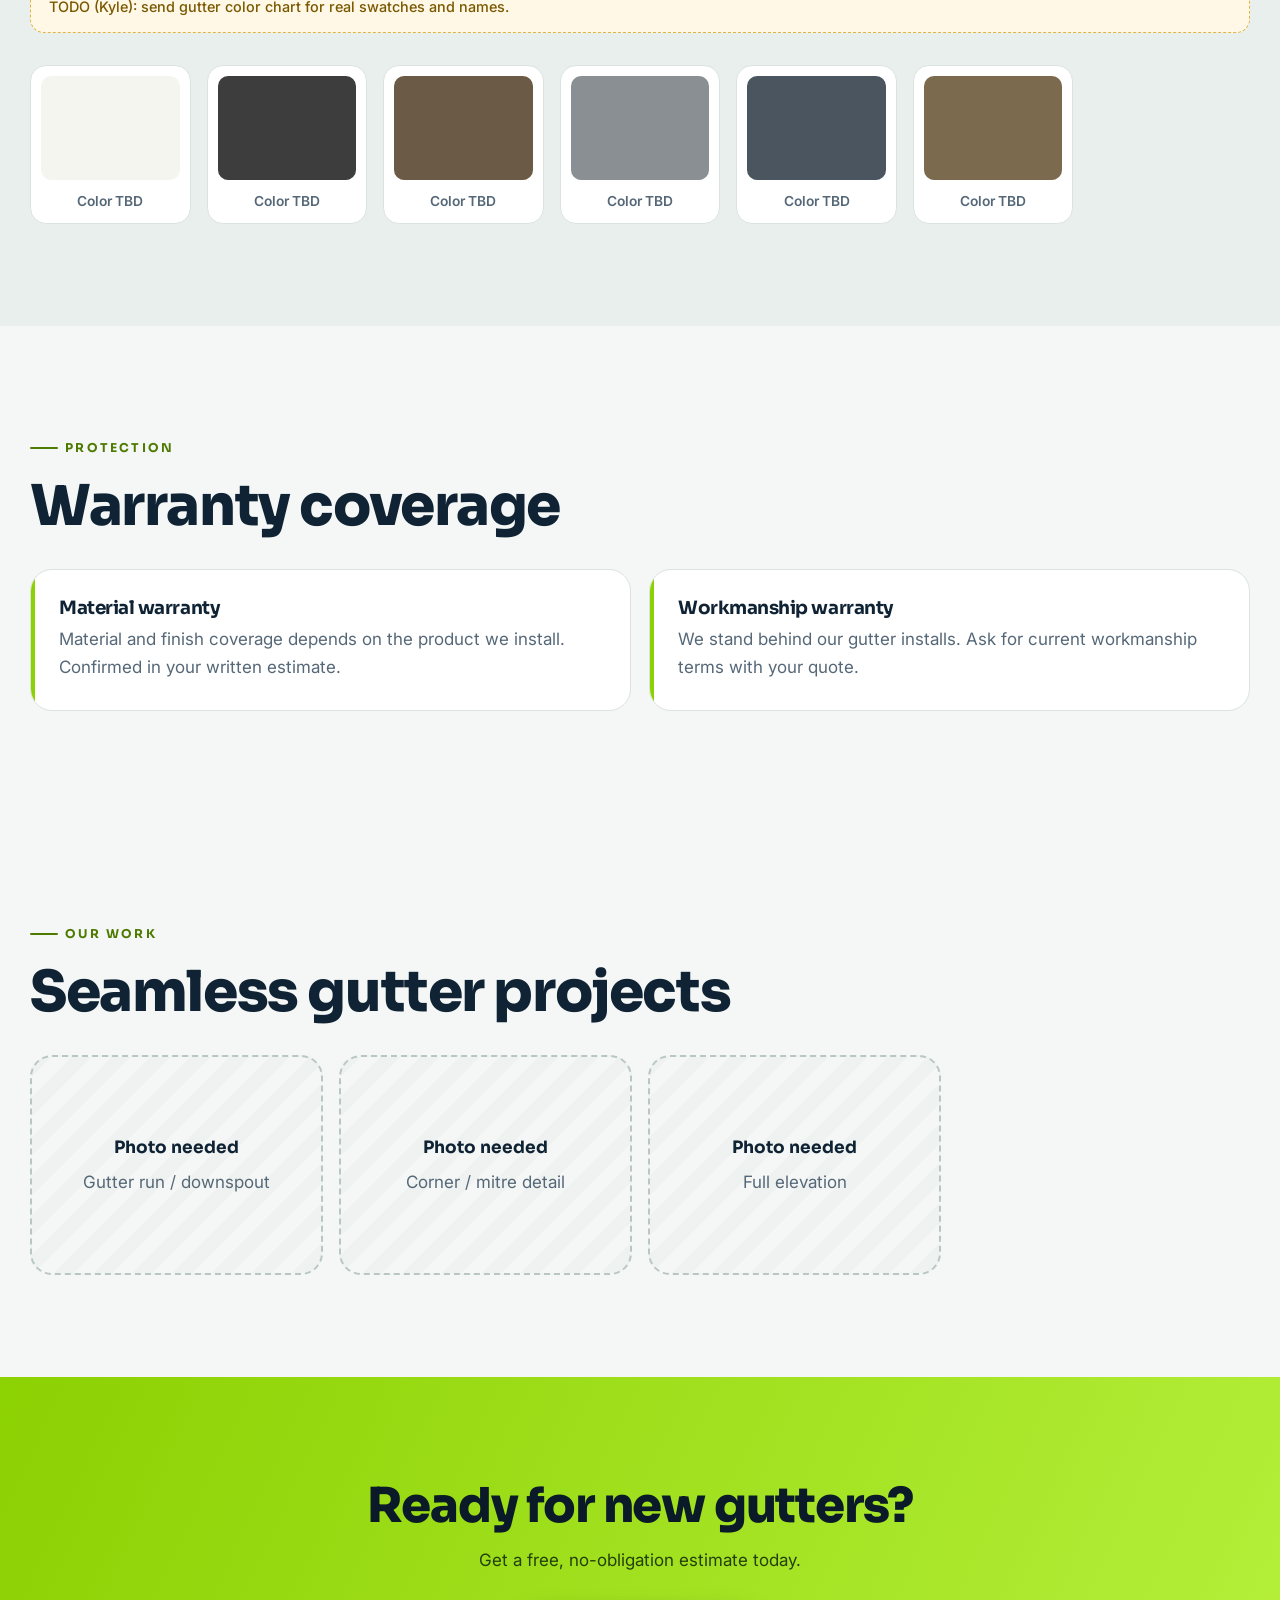
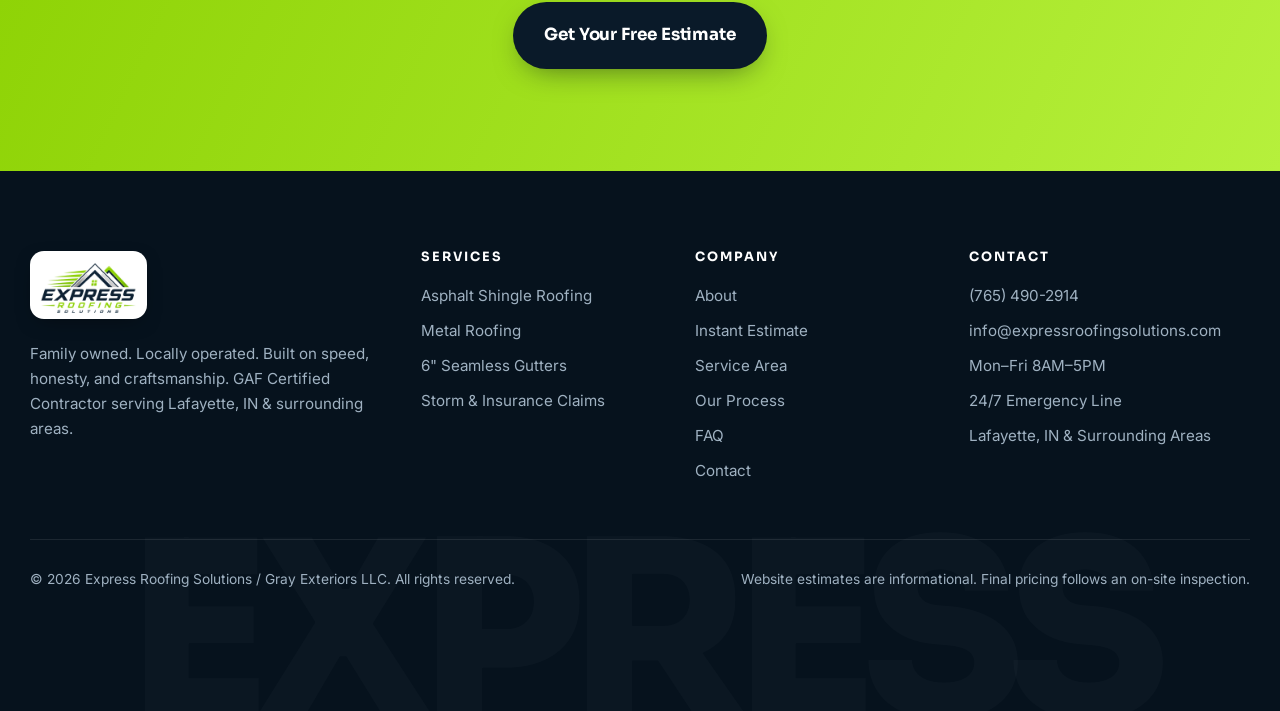
<file: seamless-gutters.html>
<!DOCTYPE html>
<html lang="en">
<head>
<meta charset="UTF-8">
<meta name="theme-color" content="#0a1a29">
<meta name="viewport" content="width=device-width, initial-scale=1.0">
<title>6" Seamless Gutters in Lafayette IN | Express Roofing Solutions</title>
<meta name="description" content="Custom 6-inch seamless gutter installation in Lafayette, IN. Free estimates. Call (765) 490-2914.">
<link rel="canonical" href="https://expressroofingsolutions.com/seamless-gutters.html">
<meta name="robots" content="index, follow">
<meta property="og:type" content="website">
<meta property="og:locale" content="en_US">
<meta property="og:site_name" content="Express Roofing Solutions">
<meta property="og:title" content="6" Seamless Gutters in Lafayette IN | Express Roofing Solutions">
<meta property="og:description" content="Custom 6-inch seamless gutter installation in Lafayette, IN. Free estimates. Call (765) 490-2914.">
<meta property="og:url" content="https://expressroofingsolutions.com/seamless-gutters.html">
<meta property="og:image" content="https://expressroofingsolutions.com/assets/photos/roof-replacement-aerial.jpg">
<meta name="twitter:card" content="summary_large_image">
<meta name="twitter:title" content="6" Seamless Gutters in Lafayette IN | Express Roofing Solutions">
<meta name="twitter:description" content="Custom 6-inch seamless gutter installation in Lafayette, IN. Free estimates. Call (765) 490-2914.">
<meta name="twitter:image" content="https://expressroofingsolutions.com/assets/photos/roof-replacement-aerial.jpg">
<link rel="preconnect" href="https://fonts.googleapis.com">
<link rel="preconnect" href="https://fonts.gstatic.com" crossorigin>
<link href="https://fonts.googleapis.com/css2?family=Inter:wght@400;500;600;700;800;900&family=Sora:wght@600;700;800&display=swap" rel="stylesheet">
<link rel="stylesheet" href="styles.css">
<link rel="icon" href="assets/favicon.svg" type="image/svg+xml">
<link rel="alternate icon" href="assets/favicon-32.png" type="image/png">
<link rel="apple-touch-icon" href="assets/apple-touch-icon.png">

</head>
<body>
<svg width="0" height="0" style="position:absolute" aria-hidden="true" focusable="false">
  <symbol id="i-bolt" viewBox="0 0 24 24"><path d="M13 2 3 14h9l-1 8 10-12h-9l1-8z"/></symbol>
  <symbol id="i-clipboard" viewBox="0 0 24 24"><rect x="8" y="2" width="8" height="4" rx="1"/><path d="M16 4h2a2 2 0 0 1 2 2v14a2 2 0 0 1-2 2H6a2 2 0 0 1-2-2V6a2 2 0 0 1 2-2h2"/><path d="M12 11h4M12 16h4M8 11h.01M8 16h.01"/></symbol>
  <symbol id="i-shield" viewBox="0 0 24 24"><path d="M12 22s8-4 8-10V5l-8-3-8 3v7c0 6 8 10 8 10z"/><path d="m9 12 2 2 4-4"/></symbol>
  <symbol id="i-award" viewBox="0 0 24 24"><circle cx="12" cy="8" r="6"/><path d="M15.5 12.9 17 22l-5-3-5 3 1.5-9.1"/></symbol>
  <symbol id="i-phone" viewBox="0 0 24 24"><path d="M22 16.9v3a2 2 0 0 1-2.2 2 19.8 19.8 0 0 1-8.6-3.1 19.5 19.5 0 0 1-6-6A19.8 19.8 0 0 1 2.1 4.2 2 2 0 0 1 4.1 2h3a2 2 0 0 1 2 1.7c.1 1 .4 1.9.7 2.8a2 2 0 0 1-.5 2.1L8.1 9.9a16 16 0 0 0 6 6l1.3-1.3a2 2 0 0 1 2.1-.4c.9.3 1.9.6 2.8.7a2 2 0 0 1 1.7 2z"/></symbol>
  <symbol id="i-arrow" viewBox="0 0 24 24"><path d="M5 12h14M13 6l6 6-6 6"/></symbol>
  <symbol id="i-check" viewBox="0 0 24 24"><path d="M20 6 9 17l-5-5"/></symbol>
  <symbol id="i-home" viewBox="0 0 24 24"><path d="m2 11 10-8 10 8"/><path d="M5 9.5V21h14V9.5"/><path d="M10 21v-6h4v6"/></symbol>
  <symbol id="i-layers" viewBox="0 0 24 24"><path d="m12 2 10 5-10 5L2 7l10-5z"/><path d="m2 17 10 5 10-5"/><path d="m2 12 10 5 10-5"/></symbol>
  <symbol id="i-metal" viewBox="0 0 24 24"><path d="M3 21V9l9-6 9 6v12"/><path d="M7.5 21V6.5M12 21V3.5M16.5 21V6.5"/></symbol>
  <symbol id="i-drop" viewBox="0 0 24 24"><path d="M3 5h18l-2 4H5L3 5z"/><path d="M17 9v4"/><path d="M17 16.5c-1 1.3-1.5 2.1-1.5 2.9a1.5 1.5 0 0 0 3 0c0-.8-.5-1.6-1.5-2.9z"/></symbol>
  <symbol id="i-storm" viewBox="0 0 24 24"><path d="M6 16.3A6 6 0 1 1 17.7 8H18a4 4 0 0 1 1.5 7.7"/><path d="m13 11-4 6h6l-4 6"/></symbol>
  <symbol id="i-calc" viewBox="0 0 24 24"><rect x="4" y="2" width="16" height="20" rx="2"/><path d="M8 6h8M8 10h.01M12 10h.01M16 10h.01M8 14h.01M12 14h.01M16 14h.01M8 18h.01M12 18h.01M16 18h.01"/></symbol>
  <symbol id="i-pin" viewBox="0 0 24 24"><path d="M20 10c0 6-8 12-8 12s-8-6-8-12a8 8 0 0 1 16 0z"/><circle cx="12" cy="10" r="3"/></symbol>
  <symbol id="i-clock" viewBox="0 0 24 24"><circle cx="12" cy="12" r="10"/><path d="M12 6v6l4 2"/></symbol>
  <symbol id="i-search" viewBox="0 0 24 24"><circle cx="11" cy="11" r="8"/><path d="m21 21-4.3-4.3"/></symbol>
  <symbol id="i-file" viewBox="0 0 24 24"><path d="M14 2H6a2 2 0 0 0-2 2v16a2 2 0 0 0 2 2h12a2 2 0 0 0 2-2V8z"/><path d="M14 2v6h6M16 13H8M16 17H8M10 9H8"/></symbol>
  <symbol id="i-hammer" viewBox="0 0 24 24"><path d="m15 12-8.5 8.5a2.1 2.1 0 0 1-3-3L12 9"/><path d="M17.6 15 22 10.6"/><path d="m20.9 11.7-1.3-1.3a3.2 3.2 0 0 1-.9-2.2v-.9L16 4.6A5.6 5.6 0 0 0 12.1 3H9l.9.8A6.2 6.2 0 0 1 12 8.4V10l2 2h2.5l2.3 1.9"/></symbol>
  <symbol id="i-badge" viewBox="0 0 24 24"><circle cx="12" cy="12" r="10"/><path d="m8 12 3 3 5-6"/></symbol>
  <symbol id="i-mail" viewBox="0 0 24 24"><rect x="2" y="4" width="20" height="16" rx="2"/><path d="m22 7-10 6L2 7"/></symbol>
  <symbol id="i-users" viewBox="0 0 24 24"><path d="M16 21v-2a4 4 0 0 0-4-4H6a4 4 0 0 0-4 4v2"/><circle cx="9" cy="7" r="4"/><path d="M22 21v-2a4 4 0 0 0-3-3.9M16 3.1a4 4 0 0 1 0 7.8"/></symbol>
  <symbol id="i-lr" viewBox="0 0 24 24"><path d="m9 7-5 5 5 5M15 7l5 5-5 5"/></symbol>
  <symbol id="i-camera" viewBox="0 0 24 24"><path d="M14.5 4h-5L7 7H4a2 2 0 0 0-2 2v9a2 2 0 0 0 2 2h16a2 2 0 0 0 2-2V9a2 2 0 0 0-2-2h-3l-2.5-3z"/><circle cx="12" cy="13" r="3"/></symbol>
  <symbol id="i-ext" viewBox="0 0 24 24"><path d="M7 17 17 7M8 7h9v9"/></symbol>
  <symbol id="i-card" viewBox="0 0 24 24"><rect x="2" y="5" width="20" height="14" rx="2"/><path d="M2 10h20M6 15h4"/></symbol>
</svg>

<a class="skip-link" href="#main">Skip to content</a>
<div class="topbar">
  <div class="container topbar-inner">
    <p class="topbar-msg"><span class="pulse-dot" aria-hidden="true"></span> Same-Day Estimates &middot; 24/7 Emergency Repair</p>
    <a href="tel:+17654902914" class="topbar-phone"><svg class="icon" aria-hidden="true"><use href="#i-phone"/></svg>(765) 490-2914</a>
  </div>
</div>

<header class="site-header" id="site-header">
  <div class="container header-inner">
    <a href="index.html" class="logo" aria-label="Express Roofing Solutions home">
      <span class="logo-badge"><picture><source srcset="assets/logo-mark.webp" type="image/webp"><img src="assets/logo-mark.png" alt="Express Roofing Solutions" class="logo-img" width="480" height="276"></picture></span>
    </a>
    <nav class="main-nav" id="main-nav" aria-label="Primary">
      <a href="index.html#services">Services</a>
      <a href="index.html#work">Our Work</a>
      <a href="index.html#process">Process</a>
      <a href="instant-estimate.html">Instant Estimate</a>
      <a href="storm-damage-insurance-claims.html">Storm Claims</a>
      <a href="lafayette-roofing.html">Service Area</a>
      <a href="about.html">About</a>
    </nav>
    <div class="header-cta">
      <a href="tel:+17654902914" class="btn btn-ghost"><svg class="icon" aria-hidden="true"><use href="#i-phone"/></svg>Call Now</a>
      <a href="index.html#contact" class="btn btn-primary">Free Estimate</a>
    </div>
    <button class="nav-toggle" id="nav-toggle" aria-label="Toggle menu" aria-expanded="false" aria-controls="main-nav">
      <span></span><span></span><span></span>
    </button>
  </div>
</header>

<div class="mobile-cta-bar" role="region" aria-label="Quick actions">
  <a href="tel:+17654902914" class="btn btn-outline btn-sm"><svg class="icon" aria-hidden="true"><use href="#i-phone"/></svg>Call</a>
  <a href="index.html#contact" class="btn btn-primary btn-sm">Free Estimate</a>
</div>



<main id="main">
  <section class="service-hero">
    <div class="container">
      <a href="index.html#services" class="back-link">← Back to Services</a>
      <p class="eyebrow">Gutters</p>
      <h1>6&quot; Seamless Gutters in Lafayette, IN</h1>
      <p class="hero-sub">Custom-fit 6-inch seamless gutters that move water away from your home with fewer leaks and less maintenance than sectional systems.</p>
      <div class="hero-actions">
        <a href="index.html#contact" class="btn btn-primary btn-lg">Get Your Free Estimate</a>
        <a href="tel:+17654902914" class="btn btn-outline btn-lg">(765) 490-2914</a>
      </div>
    </div>
  </section>
  <section class="service-detail">
    <div class="container">
      <p class="section-eyebrow">Why Seamless</p>
      <h2 class="section-title">Fewer seams, fewer leaks</h2>
      <p class="section-sub">6&quot; seamless gutters are custom-formed to fit your home — fewer joints means fewer places for leaks and clogs to start.</p>
      <p class="placeholder-note">TODO (Kyle): add material/gauge, gutter guard options, and differentiators.</p>
    </div>
  </section>
  <section class="service-colors">
    <div class="container">
      <p class="section-eyebrow">Color Options</p>
      <h2 class="section-title">Gutter color chart</h2>
      <p class="section-sub">Colors to match your trim and fascia.</p>
      <p class="placeholder-note">TODO (Kyle): send gutter color chart for real swatches and names.</p>
      <div class="color-grid">
        <div class="color-swatch"><div class="color-swatch-block" style="background:#f5f5f0"></div><span>Color TBD</span></div>
        <div class="color-swatch"><div class="color-swatch-block" style="background:#3d3d3d"></div><span>Color TBD</span></div>
        <div class="color-swatch"><div class="color-swatch-block" style="background:#6b5a45"></div><span>Color TBD</span></div>
        <div class="color-swatch"><div class="color-swatch-block" style="background:#8a8f94"></div><span>Color TBD</span></div>
        <div class="color-swatch"><div class="color-swatch-block" style="background:#4a5560"></div><span>Color TBD</span></div>
        <div class="color-swatch"><div class="color-swatch-block" style="background:#7c6a4f"></div><span>Color TBD</span></div>
      </div>
    </div>
  </section>
  <section class="service-warranty">
    <div class="container">
      <p class="section-eyebrow">Protection</p>
      <h2 class="section-title">Warranty coverage</h2>
      <div class="warranty-grid">
        <div class="warranty-card"><h4>Material warranty</h4><p>Material and finish coverage depends on the product we install. Confirmed in your written estimate.</p></div>
        <div class="warranty-card"><h4>Workmanship warranty</h4><p>We stand behind our gutter installs. Ask for current workmanship terms with your quote.</p></div>
      </div>
    </div>
  </section>
  <section class="gallery" id="gallery">
    <div class="container">
      <p class="section-eyebrow">Our Work</p>
      <h2 class="section-title">Seamless gutter projects</h2>
      <div class="gallery-grid">
        <div class="gallery-placeholder"><strong>Photo needed</strong><span>Gutter run / downspout</span></div>
        <div class="gallery-placeholder"><strong>Photo needed</strong><span>Corner / mitre detail</span></div>
        <div class="gallery-placeholder"><strong>Photo needed</strong><span>Full elevation</span></div>
      </div>
    </div>
  </section>
  <section class="cta-banner simple">
    <div class="container cta-inner">
      <h2>Ready for new gutters?</h2>
      <p>Get a free, no-obligation estimate today.</p>
      <a href="index.html#contact" class="btn btn-dark btn-lg">Get Your Free Estimate</a>
    </div>
  </section>
</main>

<footer class="site-footer">
  <div class="container footer-inner">
    <div class="footer-brand">
      <a href="index.html" class="logo" aria-label="Express Roofing Solutions home">
        <span class="logo-badge"><picture><source srcset="assets/logo-mark.webp" type="image/webp"><img src="assets/logo-mark.png" alt="Express Roofing Solutions" class="logo-img" width="480" height="276" loading="lazy"></picture></span>
      </a>
      <p>Family owned. Locally operated. Built on speed, honesty, and craftsmanship. GAF Certified Contractor serving Lafayette, IN &amp; surrounding areas.</p>
    </div>
    <div class="footer-col">
      <h5>Services</h5>
      <a href="asphalt-shingle-roofing.html">Asphalt Shingle Roofing</a>
      <a href="metal-roofing.html">Metal Roofing</a>
      <a href="seamless-gutters.html">6&quot; Seamless Gutters</a>
      <a href="storm-damage-insurance-claims.html">Storm &amp; Insurance Claims</a>
    </div>
    <div class="footer-col">
      <h5>Company</h5>
      <a href="about.html">About</a>
      <a href="instant-estimate.html">Instant Estimate</a>
      <a href="lafayette-roofing.html">Service Area</a>
      <a href="index.html#process">Our Process</a>
      <a href="index.html#faq">FAQ</a>
      <a href="index.html#contact">Contact</a>
    </div>
    <div class="footer-col">
      <h5>Contact</h5>
      <a href="tel:+17654902914">(765) 490-2914</a>
      <a href="mailto:info@expressroofingsolutions.com">info@expressroofingsolutions.com</a>
      <span>Mon–Fri 8AM–5PM</span>
      <span>24/7 Emergency Line</span>
      <span>Lafayette, IN &amp; Surrounding Areas</span>
    </div>
  </div>
  <div class="container footer-bottom">
    <p>© 2026 Express Roofing Solutions / Gray Exteriors LLC. All rights reserved.</p>
    <p class="footer-fine">Website estimates are informational. Final pricing follows an on-site inspection.</p>
  </div>
  <div class="footer-word" aria-hidden="true">EXPRESS</div>
</footer>

<script src="script.js" defer></script>

</body>
</html>
</file>
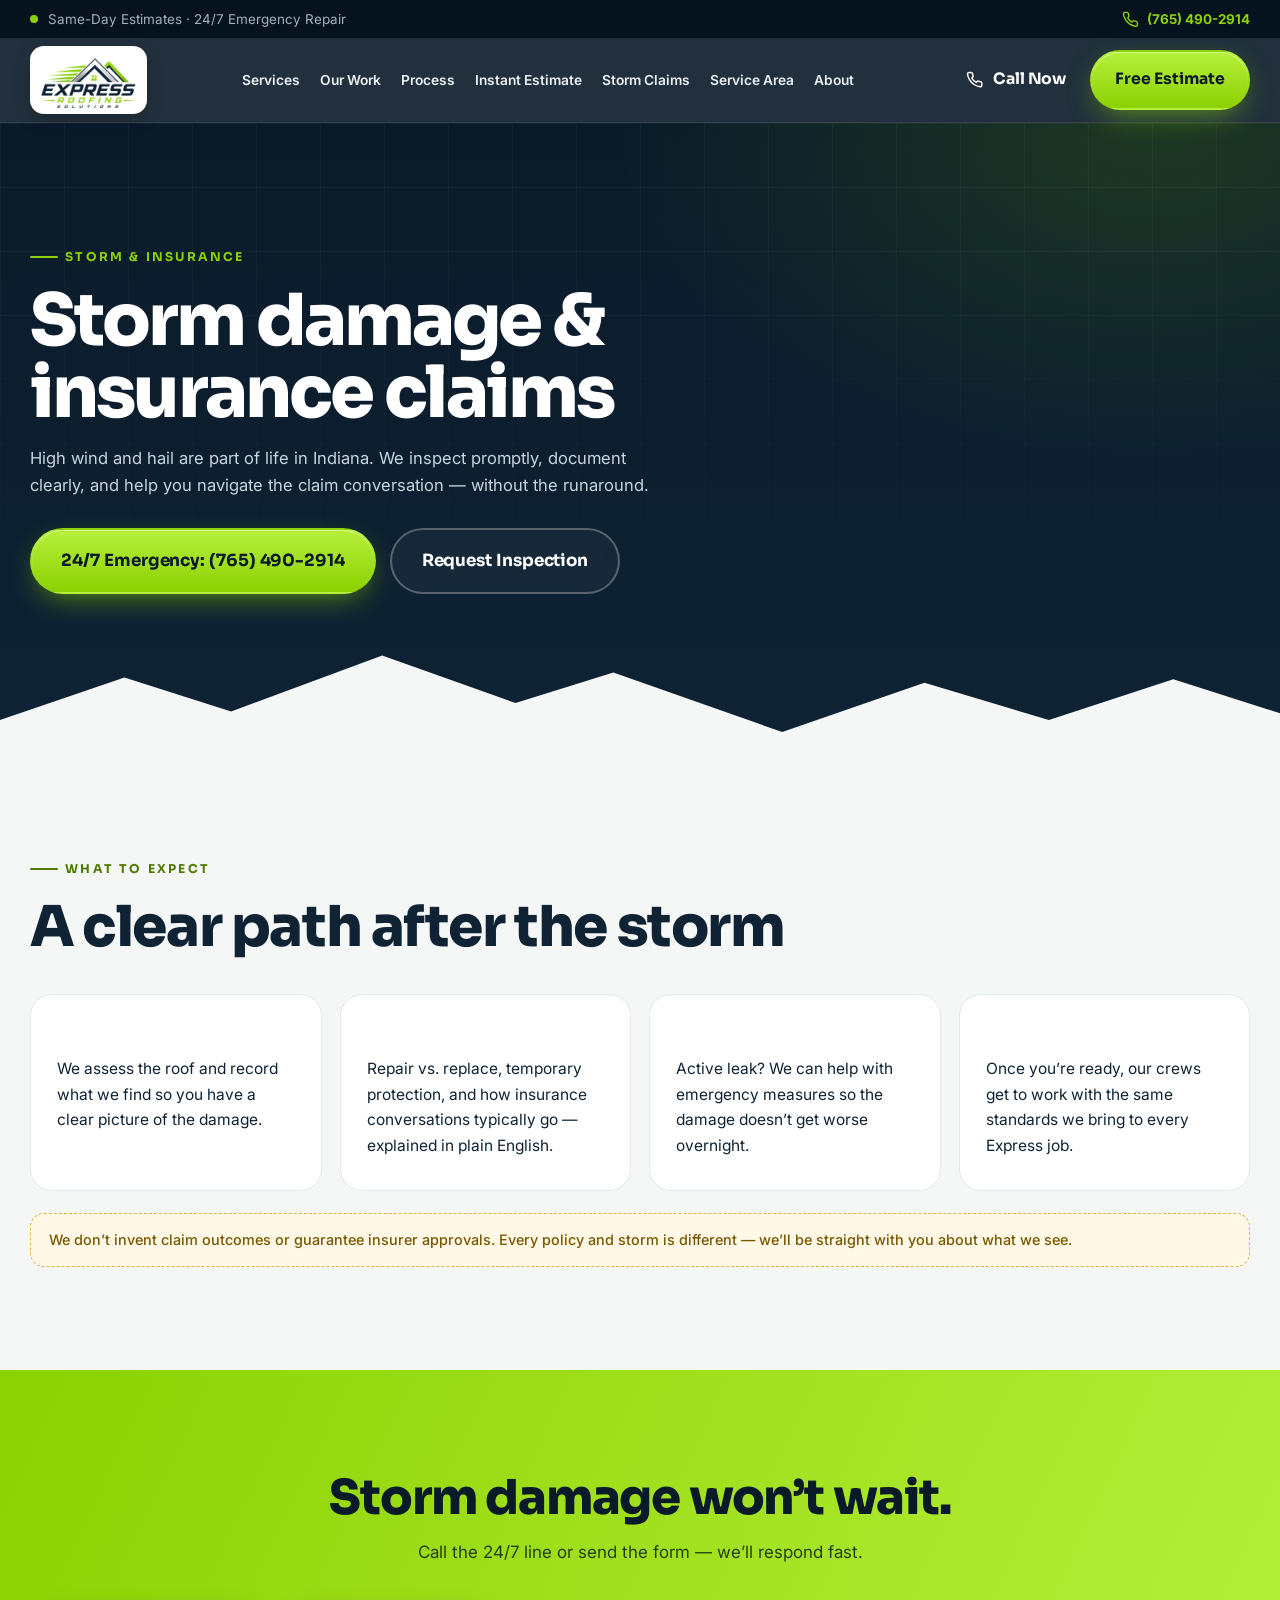
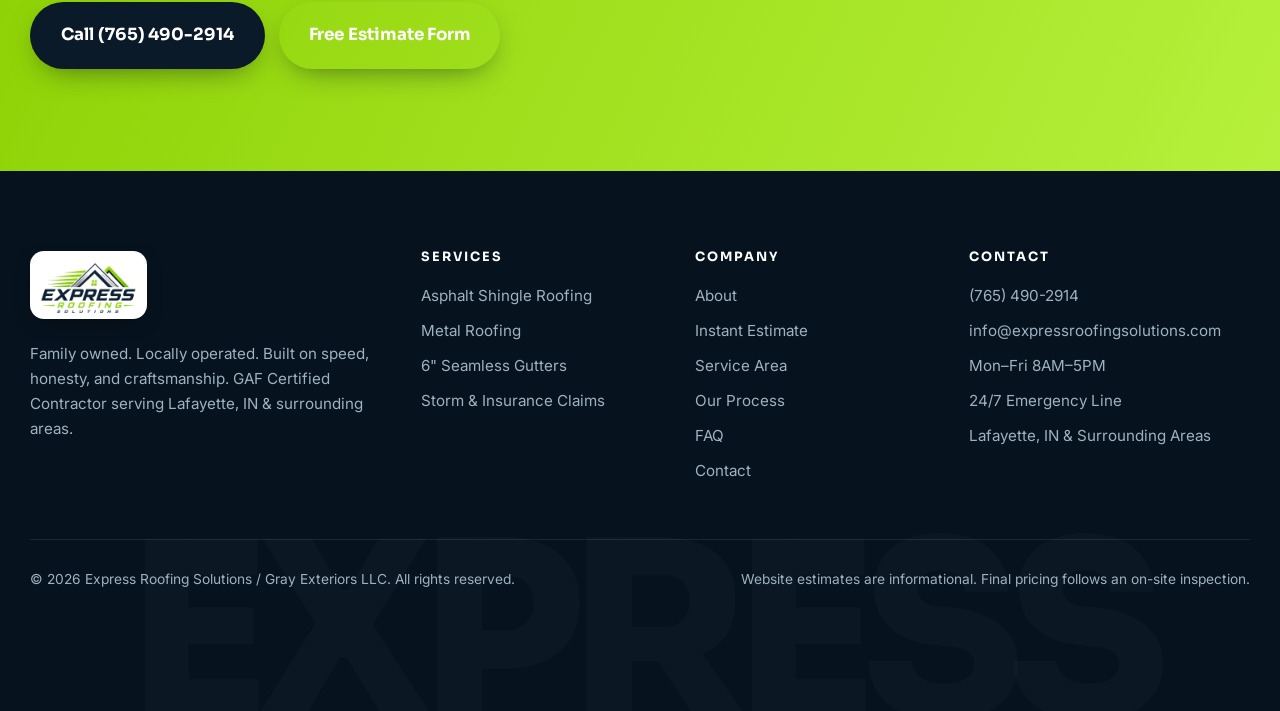
<file: storm-damage-insurance-claims.html>
<!DOCTYPE html>
<html lang="en">
<head>
<meta charset="UTF-8">
<meta name="theme-color" content="#0a1a29">
<meta name="viewport" content="width=device-width, initial-scale=1.0">
<title>Storm Damage & Insurance Claims | Express Roofing Solutions Lafayette IN</title>
<meta name="description" content="Storm damage roof inspections and insurance claim help in Lafayette, IN. 24/7 emergency line (765) 490-2914.">
<link rel="canonical" href="https://expressroofingsolutions.com/storm-damage-insurance-claims.html">
<meta name="robots" content="index, follow">
<meta property="og:type" content="website">
<meta property="og:locale" content="en_US">
<meta property="og:site_name" content="Express Roofing Solutions">
<meta property="og:title" content="Storm Damage & Insurance Claims | Express Roofing Solutions Lafayette IN">
<meta property="og:description" content="Storm damage roof inspections and insurance claim help in Lafayette, IN. 24/7 emergency line (765) 490-2914.">
<meta property="og:url" content="https://expressroofingsolutions.com/storm-damage-insurance-claims.html">
<meta property="og:image" content="https://expressroofingsolutions.com/assets/photos/roof-replacement-aerial.jpg">
<meta name="twitter:card" content="summary_large_image">
<meta name="twitter:title" content="Storm Damage & Insurance Claims | Express Roofing Solutions Lafayette IN">
<meta name="twitter:description" content="Storm damage roof inspections and insurance claim help in Lafayette, IN. 24/7 emergency line (765) 490-2914.">
<meta name="twitter:image" content="https://expressroofingsolutions.com/assets/photos/roof-replacement-aerial.jpg">
<link rel="preconnect" href="https://fonts.googleapis.com">
<link rel="preconnect" href="https://fonts.gstatic.com" crossorigin>
<link href="https://fonts.googleapis.com/css2?family=Inter:wght@400;500;600;700;800;900&family=Sora:wght@600;700;800&display=swap" rel="stylesheet">
<link rel="stylesheet" href="styles.css">
<link rel="icon" href="assets/favicon.svg" type="image/svg+xml">
<link rel="alternate icon" href="assets/favicon-32.png" type="image/png">
<link rel="apple-touch-icon" href="assets/apple-touch-icon.png">

</head>
<body>
<svg width="0" height="0" style="position:absolute" aria-hidden="true" focusable="false">
  <symbol id="i-bolt" viewBox="0 0 24 24"><path d="M13 2 3 14h9l-1 8 10-12h-9l1-8z"/></symbol>
  <symbol id="i-clipboard" viewBox="0 0 24 24"><rect x="8" y="2" width="8" height="4" rx="1"/><path d="M16 4h2a2 2 0 0 1 2 2v14a2 2 0 0 1-2 2H6a2 2 0 0 1-2-2V6a2 2 0 0 1 2-2h2"/><path d="M12 11h4M12 16h4M8 11h.01M8 16h.01"/></symbol>
  <symbol id="i-shield" viewBox="0 0 24 24"><path d="M12 22s8-4 8-10V5l-8-3-8 3v7c0 6 8 10 8 10z"/><path d="m9 12 2 2 4-4"/></symbol>
  <symbol id="i-award" viewBox="0 0 24 24"><circle cx="12" cy="8" r="6"/><path d="M15.5 12.9 17 22l-5-3-5 3 1.5-9.1"/></symbol>
  <symbol id="i-phone" viewBox="0 0 24 24"><path d="M22 16.9v3a2 2 0 0 1-2.2 2 19.8 19.8 0 0 1-8.6-3.1 19.5 19.5 0 0 1-6-6A19.8 19.8 0 0 1 2.1 4.2 2 2 0 0 1 4.1 2h3a2 2 0 0 1 2 1.7c.1 1 .4 1.9.7 2.8a2 2 0 0 1-.5 2.1L8.1 9.9a16 16 0 0 0 6 6l1.3-1.3a2 2 0 0 1 2.1-.4c.9.3 1.9.6 2.8.7a2 2 0 0 1 1.7 2z"/></symbol>
  <symbol id="i-arrow" viewBox="0 0 24 24"><path d="M5 12h14M13 6l6 6-6 6"/></symbol>
  <symbol id="i-check" viewBox="0 0 24 24"><path d="M20 6 9 17l-5-5"/></symbol>
  <symbol id="i-home" viewBox="0 0 24 24"><path d="m2 11 10-8 10 8"/><path d="M5 9.5V21h14V9.5"/><path d="M10 21v-6h4v6"/></symbol>
  <symbol id="i-layers" viewBox="0 0 24 24"><path d="m12 2 10 5-10 5L2 7l10-5z"/><path d="m2 17 10 5 10-5"/><path d="m2 12 10 5 10-5"/></symbol>
  <symbol id="i-metal" viewBox="0 0 24 24"><path d="M3 21V9l9-6 9 6v12"/><path d="M7.5 21V6.5M12 21V3.5M16.5 21V6.5"/></symbol>
  <symbol id="i-drop" viewBox="0 0 24 24"><path d="M3 5h18l-2 4H5L3 5z"/><path d="M17 9v4"/><path d="M17 16.5c-1 1.3-1.5 2.1-1.5 2.9a1.5 1.5 0 0 0 3 0c0-.8-.5-1.6-1.5-2.9z"/></symbol>
  <symbol id="i-storm" viewBox="0 0 24 24"><path d="M6 16.3A6 6 0 1 1 17.7 8H18a4 4 0 0 1 1.5 7.7"/><path d="m13 11-4 6h6l-4 6"/></symbol>
  <symbol id="i-calc" viewBox="0 0 24 24"><rect x="4" y="2" width="16" height="20" rx="2"/><path d="M8 6h8M8 10h.01M12 10h.01M16 10h.01M8 14h.01M12 14h.01M16 14h.01M8 18h.01M12 18h.01M16 18h.01"/></symbol>
  <symbol id="i-pin" viewBox="0 0 24 24"><path d="M20 10c0 6-8 12-8 12s-8-6-8-12a8 8 0 0 1 16 0z"/><circle cx="12" cy="10" r="3"/></symbol>
  <symbol id="i-clock" viewBox="0 0 24 24"><circle cx="12" cy="12" r="10"/><path d="M12 6v6l4 2"/></symbol>
  <symbol id="i-search" viewBox="0 0 24 24"><circle cx="11" cy="11" r="8"/><path d="m21 21-4.3-4.3"/></symbol>
  <symbol id="i-file" viewBox="0 0 24 24"><path d="M14 2H6a2 2 0 0 0-2 2v16a2 2 0 0 0 2 2h12a2 2 0 0 0 2-2V8z"/><path d="M14 2v6h6M16 13H8M16 17H8M10 9H8"/></symbol>
  <symbol id="i-hammer" viewBox="0 0 24 24"><path d="m15 12-8.5 8.5a2.1 2.1 0 0 1-3-3L12 9"/><path d="M17.6 15 22 10.6"/><path d="m20.9 11.7-1.3-1.3a3.2 3.2 0 0 1-.9-2.2v-.9L16 4.6A5.6 5.6 0 0 0 12.1 3H9l.9.8A6.2 6.2 0 0 1 12 8.4V10l2 2h2.5l2.3 1.9"/></symbol>
  <symbol id="i-badge" viewBox="0 0 24 24"><circle cx="12" cy="12" r="10"/><path d="m8 12 3 3 5-6"/></symbol>
  <symbol id="i-mail" viewBox="0 0 24 24"><rect x="2" y="4" width="20" height="16" rx="2"/><path d="m22 7-10 6L2 7"/></symbol>
  <symbol id="i-users" viewBox="0 0 24 24"><path d="M16 21v-2a4 4 0 0 0-4-4H6a4 4 0 0 0-4 4v2"/><circle cx="9" cy="7" r="4"/><path d="M22 21v-2a4 4 0 0 0-3-3.9M16 3.1a4 4 0 0 1 0 7.8"/></symbol>
  <symbol id="i-lr" viewBox="0 0 24 24"><path d="m9 7-5 5 5 5M15 7l5 5-5 5"/></symbol>
  <symbol id="i-camera" viewBox="0 0 24 24"><path d="M14.5 4h-5L7 7H4a2 2 0 0 0-2 2v9a2 2 0 0 0 2 2h16a2 2 0 0 0 2-2V9a2 2 0 0 0-2-2h-3l-2.5-3z"/><circle cx="12" cy="13" r="3"/></symbol>
  <symbol id="i-ext" viewBox="0 0 24 24"><path d="M7 17 17 7M8 7h9v9"/></symbol>
  <symbol id="i-card" viewBox="0 0 24 24"><rect x="2" y="5" width="20" height="14" rx="2"/><path d="M2 10h20M6 15h4"/></symbol>
</svg>

<a class="skip-link" href="#main">Skip to content</a>
<div class="topbar">
  <div class="container topbar-inner">
    <p class="topbar-msg"><span class="pulse-dot" aria-hidden="true"></span> Same-Day Estimates &middot; 24/7 Emergency Repair</p>
    <a href="tel:+17654902914" class="topbar-phone"><svg class="icon" aria-hidden="true"><use href="#i-phone"/></svg>(765) 490-2914</a>
  </div>
</div>

<header class="site-header" id="site-header">
  <div class="container header-inner">
    <a href="index.html" class="logo" aria-label="Express Roofing Solutions home">
      <span class="logo-badge"><picture><source srcset="assets/logo-mark.webp" type="image/webp"><img src="assets/logo-mark.png" alt="Express Roofing Solutions" class="logo-img" width="480" height="276"></picture></span>
    </a>
    <nav class="main-nav" id="main-nav" aria-label="Primary">
      <a href="index.html#services">Services</a>
      <a href="index.html#work">Our Work</a>
      <a href="index.html#process">Process</a>
      <a href="instant-estimate.html">Instant Estimate</a>
      <a href="storm-damage-insurance-claims.html">Storm Claims</a>
      <a href="lafayette-roofing.html">Service Area</a>
      <a href="about.html">About</a>
    </nav>
    <div class="header-cta">
      <a href="tel:+17654902914" class="btn btn-ghost"><svg class="icon" aria-hidden="true"><use href="#i-phone"/></svg>Call Now</a>
      <a href="index.html#contact" class="btn btn-primary">Free Estimate</a>
    </div>
    <button class="nav-toggle" id="nav-toggle" aria-label="Toggle menu" aria-expanded="false" aria-controls="main-nav">
      <span></span><span></span><span></span>
    </button>
  </div>
</header>

<div class="mobile-cta-bar" role="region" aria-label="Quick actions">
  <a href="tel:+17654902914" class="btn btn-outline btn-sm"><svg class="icon" aria-hidden="true"><use href="#i-phone"/></svg>Call</a>
  <a href="index.html#contact" class="btn btn-primary btn-sm">Free Estimate</a>
</div>



<main id="main">
  <section class="about-hero">
    <div class="container">
      <p class="eyebrow">Storm &amp; Insurance</p>
      <h1>Storm damage &amp; insurance claims</h1>
      <p class="section-sub" style="margin-top:16px">High wind and hail are part of life in Indiana. We inspect promptly, document clearly, and help you navigate the claim conversation — without the runaround.</p>
      <div class="hero-actions" style="margin-top:28px">
        <a href="tel:+17654902914" class="btn btn-primary btn-lg">24/7 Emergency: (765) 490-2914</a>
        <a href="index.html#contact" class="btn btn-outline btn-lg">Request Inspection</a>
      </div>
    </div>
  </section>
  <section class="service-detail">
    <div class="container">
      <p class="section-eyebrow">What To Expect</p>
      <h2 class="section-title">A clear path after the storm</h2>
      <div class="why-grid" style="margin-top:36px;color:inherit">
        <div class="why-item" style="background:#fff;border:1px solid #e2e8ec;color:var(--light-text)">
          <h4>1. Inspect &amp; document</h4>
          <p style="color:var(--light-muted)">We assess the roof and record what we find so you have a clear picture of the damage.</p>
        </div>
        <div class="why-item" style="background:#fff;border:1px solid #e2e8ec;color:var(--light-text)">
          <h4>2. Talk through options</h4>
          <p style="color:var(--light-muted)">Repair vs. replace, temporary protection, and how insurance conversations typically go — explained in plain English.</p>
        </div>
        <div class="why-item" style="background:#fff;border:1px solid #e2e8ec;color:var(--light-text)">
          <h4>3. Stabilize if needed</h4>
          <p style="color:var(--light-muted)">Active leak? We can help with emergency measures so the damage doesn’t get worse overnight.</p>
        </div>
        <div class="why-item" style="background:#fff;border:1px solid #e2e8ec;color:var(--light-text)">
          <h4>4. Repair or replace</h4>
          <p style="color:var(--light-muted)">Once you’re ready, our crews get to work with the same standards we bring to every Express job.</p>
        </div>
      </div>
      <p class="placeholder-note">We don’t invent claim outcomes or guarantee insurer approvals. Every policy and storm is different — we’ll be straight with you about what we see.</p>
    </div>
  </section>
  <section class="cta-banner simple">
    <div class="container cta-inner">
      <h2>Storm damage won’t wait.</h2>
      <p>Call the 24/7 line or send the form — we’ll respond fast.</p>
      <div class="cta-actions">
        <a href="tel:+17654902914" class="btn btn-dark btn-lg">Call (765) 490-2914</a>
        <a href="index.html#contact" class="btn btn-dark btn-lg" style="background:transparent;border:2px solid var(--accent-contrast)">Free Estimate Form</a>
      </div>
    </div>
  </section>
</main>

<footer class="site-footer">
  <div class="container footer-inner">
    <div class="footer-brand">
      <a href="index.html" class="logo" aria-label="Express Roofing Solutions home">
        <span class="logo-badge"><picture><source srcset="assets/logo-mark.webp" type="image/webp"><img src="assets/logo-mark.png" alt="Express Roofing Solutions" class="logo-img" width="480" height="276" loading="lazy"></picture></span>
      </a>
      <p>Family owned. Locally operated. Built on speed, honesty, and craftsmanship. GAF Certified Contractor serving Lafayette, IN &amp; surrounding areas.</p>
    </div>
    <div class="footer-col">
      <h5>Services</h5>
      <a href="asphalt-shingle-roofing.html">Asphalt Shingle Roofing</a>
      <a href="metal-roofing.html">Metal Roofing</a>
      <a href="seamless-gutters.html">6&quot; Seamless Gutters</a>
      <a href="storm-damage-insurance-claims.html">Storm &amp; Insurance Claims</a>
    </div>
    <div class="footer-col">
      <h5>Company</h5>
      <a href="about.html">About</a>
      <a href="instant-estimate.html">Instant Estimate</a>
      <a href="lafayette-roofing.html">Service Area</a>
      <a href="index.html#process">Our Process</a>
      <a href="index.html#faq">FAQ</a>
      <a href="index.html#contact">Contact</a>
    </div>
    <div class="footer-col">
      <h5>Contact</h5>
      <a href="tel:+17654902914">(765) 490-2914</a>
      <a href="mailto:info@expressroofingsolutions.com">info@expressroofingsolutions.com</a>
      <span>Mon–Fri 8AM–5PM</span>
      <span>24/7 Emergency Line</span>
      <span>Lafayette, IN &amp; Surrounding Areas</span>
    </div>
  </div>
  <div class="container footer-bottom">
    <p>© 2026 Express Roofing Solutions / Gray Exteriors LLC. All rights reserved.</p>
    <p class="footer-fine">Website estimates are informational. Final pricing follows an on-site inspection.</p>
  </div>
  <div class="footer-word" aria-hidden="true">EXPRESS</div>
</footer>

<script src="script.js" defer></script>

</body>
</html>
</file>
<file: styles.css>
/* Express Roofing Solutions — redesign v3 */
:root{
  --navy-950:#06121d; --navy-900:#0a1a29; --navy-800:#0f2334; --navy-700:#16304a; --navy-600:#1b3a58; --navy-500:#284d70;
  --lime:#8cd102; --lime-300:#b6f03c; --lime-600:#6fa600; --lime-ink:#4f7a00;
  --bg:#f4f7f5; --bg-2:#e9efec; --card:#ffffff; --text:#0f2334; --muted:#566878; --line:#dbe3e0;
  --on-dark:#e9f0f5; --on-dark-muted:#9fb1c1; --line-dark:rgba(255,255,255,.09);
  --radius:22px; --radius-sm:14px; --shadow:0 24px 60px -24px rgba(6,18,29,.35); --shadow-sm:0 8px 24px -12px rgba(6,18,29,.25);
  --font-head:'Sora',system-ui,sans-serif; --font-body:'Inter',system-ui,-apple-system,Segoe UI,Roboto,sans-serif;
  --container:1220px; --ease:cubic-bezier(.2,.8,.2,1);
  --section-y:clamp(84px,10vw,144px);
}
*,*::before,*::after{box-sizing:border-box}
html{background:var(--navy-950);scroll-behavior:smooth;scroll-padding-top:96px;-webkit-text-size-adjust:100%}
body{margin:0;font-family:var(--font-body);font-size:17px;line-height:1.65;color:var(--text);background:var(--bg);-webkit-font-smoothing:antialiased;text-rendering:optimizeLegibility}
img,svg{display:block;max-width:100%}
img{height:auto}
a{color:inherit}
h1,h2,h3,h4,h5{font-family:var(--font-head);line-height:1.08;letter-spacing:-.025em;margin:0}
p{margin:0}
.container{width:min(var(--container),100% - 48px);margin-inline:auto}
.sr-only{position:absolute;width:1px;height:1px;padding:0;margin:-1px;overflow:hidden;clip:rect(0,0,0,0);border:0}
.skip-link{position:absolute;left:16px;top:-60px;z-index:200;background:var(--lime);color:var(--navy-900);padding:10px 16px;border-radius:10px;font-weight:700;text-decoration:none}
.skip-link:focus{top:12px}
:focus-visible{outline:3px solid var(--lime);outline-offset:3px;border-radius:6px}
.icon{width:1.25em;height:1.25em;fill:none;stroke:currentColor;stroke-width:2;stroke-linecap:round;stroke-linejoin:round;flex:none}

/* Buttons */
.btn{--b:transparent;display:inline-flex;align-items:center;justify-content:center;gap:.6em;font-family:var(--font-head);font-weight:700;font-size:.98rem;letter-spacing:-.005em;padding:.95em 1.5em;border-radius:999px;text-decoration:none;border:2px solid var(--b);cursor:pointer;transition:transform .25s var(--ease),box-shadow .25s var(--ease),background .25s,color .25s,border-color .25s;white-space:nowrap;position:relative;isolation:isolate}
.btn .icon{width:1.1em;height:1.1em;transition:transform .25s var(--ease)}
.btn:hover .icon-arrow{transform:translateX(4px)}
.btn-primary{background:linear-gradient(180deg,var(--lime-300),var(--lime));color:var(--navy-900);box-shadow:0 10px 30px -10px rgba(140,209,2,.7),inset 0 1px 0 rgba(255,255,255,.45)}
.btn-primary:hover{transform:translateY(-2px);box-shadow:0 16px 40px -12px rgba(140,209,2,.85),inset 0 1px 0 rgba(255,255,255,.45)}
.btn-outline{--b:rgba(255,255,255,.28);color:#fff;background:rgba(255,255,255,.04);backdrop-filter:blur(6px)}
.btn-outline:hover{--b:var(--lime);color:var(--lime-300);transform:translateY(-2px)}
.btn-ghost{color:#fff;padding-inline:1em}
.btn-ghost:hover{color:var(--lime-300)}
.btn-dark{background:var(--navy-900);color:#fff;box-shadow:0 10px 30px -12px rgba(6,18,29,.6)}
.btn-dark:hover{background:var(--navy-700);transform:translateY(-2px)}
.btn-line-dark{--b:var(--navy-900);color:var(--navy-900);background:transparent}
.btn-line-dark:hover{background:var(--navy-900);color:#fff;transform:translateY(-2px)}
.btn-lg{font-size:1.05rem;padding:1.05em 1.75em}
.btn-sm{font-size:.9rem;padding:.75em 1.1em}

/* Eyebrows & titles */
.eyebrow,.section-eyebrow{display:inline-flex;align-items:center;gap:.6em;font-family:var(--font-head);font-weight:700;font-size:.76rem;letter-spacing:.18em;text-transform:uppercase;color:var(--lime-ink);margin-bottom:18px}
.section-eyebrow::before,.eyebrow::before{content:"";width:28px;height:2px;background:currentColor;border-radius:2px}
.dark .section-eyebrow,.eyebrow{color:var(--lime)}
.section-title{font-size:clamp(2.1rem,4.4vw,3.6rem);font-weight:800;max-width:18ch;text-wrap:balance}
.section-sub{font-size:clamp(1.02rem,1.3vw,1.15rem);color:var(--muted);max-width:60ch;margin-top:18px;text-wrap:pretty}
.dark{background:var(--navy-900);color:var(--on-dark)}
.dark .section-title{color:#fff}
.dark .section-sub{color:var(--on-dark-muted)}
.section-head{display:flex;justify-content:space-between;align-items:end;gap:40px;margin-bottom:56px;flex-wrap:wrap}
.section-head>div{flex:1 1 520px}
.section-head .section-sub{margin-top:0;max-width:44ch;flex:0 1 420px}
.text-accent{color:var(--lime)}
section{position:relative}

/* Topbar */
.topbar{background:var(--navy-950);color:var(--on-dark-muted);font-size:.84rem;position:relative;z-index:60}
.topbar-inner{display:flex;justify-content:space-between;align-items:center;min-height:38px;gap:16px}
.topbar-msg{display:flex;align-items:center;gap:10px}
.topbar-phone{color:var(--lime);font-weight:700;text-decoration:none;display:inline-flex;gap:8px;align-items:center}
.pulse-dot{width:8px;height:8px;border-radius:50%;background:var(--lime);box-shadow:0 0 0 0 rgba(140,209,2,.6);animation:pulse 2s infinite}
@keyframes pulse{70%{box-shadow:0 0 0 10px rgba(140,209,2,0)}100%{box-shadow:0 0 0 0 rgba(140,209,2,0)}}

/* Header */
.site-header{position:sticky;top:0;z-index:50;background:rgba(10,26,41,.9);backdrop-filter:saturate(160%) blur(16px);-webkit-backdrop-filter:saturate(160%) blur(16px);border-bottom:1px solid var(--line-dark);transition:background .3s,box-shadow .3s}
.site-header.scrolled{background:rgba(8,21,33,.92);box-shadow:0 12px 40px -20px rgba(0,0,0,.6)}
.header-inner{display:flex;align-items:center;gap:28px;min-height:84px;transition:min-height .3s}
.site-header.scrolled .header-inner{min-height:72px}
.logo{display:inline-flex;text-decoration:none;flex:none}
.logo-badge{display:inline-flex;background:#fff;border-radius:14px;padding:6px 10px;box-shadow:0 6px 20px -8px rgba(0,0,0,.5)}
.logo-img{height:56px;width:auto}
.main-nav{display:flex;gap:2px;margin-inline:auto;min-width:0}
.main-nav a{color:var(--on-dark);text-decoration:none;font-weight:600;font-size:.86rem;padding:8px 9px;border-radius:999px;transition:background .2s,color .2s;white-space:nowrap}
.main-nav a[aria-current="page"]{color:var(--lime);background:rgba(140,209,2,.12)}
.main-nav a:hover{background:rgba(255,255,255,.07);color:#fff}
.header-cta{display:flex;align-items:center;gap:6px}
.nav-toggle{display:none;width:46px;height:46px;border-radius:12px;border:1px solid var(--line-dark);background:rgba(255,255,255,.04);cursor:pointer;flex-direction:column;justify-content:center;align-items:center;gap:5px;margin-left:auto}
.nav-toggle span{width:20px;height:2px;background:#fff;border-radius:2px;transition:transform .3s,opacity .3s}
.site-header.open .nav-toggle span:nth-child(1){transform:translateY(7px) rotate(45deg)}
.site-header.open .nav-toggle span:nth-child(2){opacity:0}
.site-header.open .nav-toggle span:nth-child(3){transform:translateY(-7px) rotate(-45deg)}

/* Mobile CTA bar */
.mobile-cta-bar{display:none}

/* HERO */
.hero{position:relative;background:var(--navy-900);color:#fff;overflow:hidden;isolation:isolate;min-height:min(920px,calc(100svh - 122px));display:flex;flex-direction:column}
.hero-media{position:absolute;inset:-8% 0 0 0;z-index:-3;will-change:transform}
.hero-media img{width:100%;height:100%;object-fit:cover;object-position:46% 38%}
.hero-shade{position:absolute;inset:0;z-index:-2;background:
  radial-gradient(60% 70% at 85% 10%,rgba(140,209,2,.18),transparent 60%),
  linear-gradient(90deg,var(--navy-900) 0%,rgba(10,26,41,.97) 30%,rgba(10,26,41,.80) 50%,rgba(10,26,41,.30) 75%,rgba(10,26,41,.15) 100%),
  linear-gradient(0deg,var(--navy-900) 0%,rgba(10,26,41,0) 35%)}
.hero-grid{position:absolute;inset:0;z-index:-1;background-image:linear-gradient(rgba(255,255,255,.04) 1px,transparent 1px),linear-gradient(90deg,rgba(255,255,255,.04) 1px,transparent 1px);background-size:64px 64px;mask-image:linear-gradient(90deg,#000 0%,rgba(0,0,0,.4) 45%,transparent 70%);-webkit-mask-image:linear-gradient(90deg,#000 0%,rgba(0,0,0,.4) 45%,transparent 70%)}
.hero-inner{flex:1;display:grid;grid-template-columns:minmax(0,1.25fr) minmax(0,.75fr);gap:48px;align-items:center;padding-block:clamp(56px,8vw,110px) clamp(150px,14vw,200px)}
.hero h1{font-size:clamp(2.9rem,7.2vw,6.4rem);font-weight:800;letter-spacing:-.045em;line-height:.95;margin-top:6px}
.hero h1 .line{display:block}
.hero h1 .swoosh{position:relative;display:inline-block;color:var(--lime)}
.hero h1 .swoosh svg{position:absolute;left:-2%;bottom:-.12em;width:104%;height:.32em;overflow:visible}
.hero h1 .swoosh path{stroke:var(--lime);stroke-width:6;fill:none;stroke-linecap:round;stroke-dasharray:420;stroke-dashoffset:420;animation:draw 1.1s .5s var(--ease) forwards}
.hero-sub{font-size:clamp(1.05rem,1.4vw,1.25rem);color:#c8d5e0;max-width:52ch;margin-top:28px}
.hero-actions{display:flex;flex-wrap:wrap;gap:14px;margin-top:36px}
.trust-chips{display:flex;flex-wrap:wrap;gap:8px;margin:36px 0 0;padding:0;list-style:none}
.trust-chips li{display:inline-flex;align-items:center;gap:7px;font-size:.8rem;font-weight:600;color:#dce6ee;padding:8px 14px 8px 10px;border-radius:999px;background:rgba(255,255,255,.06);border:1px solid rgba(255,255,255,.12);backdrop-filter:blur(8px)}
.trust-chips .icon{color:var(--lime);width:18px;height:18px}
.hero-card{justify-self:end;width:min(380px,100%);padding:26px;border-radius:24px;background:linear-gradient(160deg,rgba(22,48,74,.78),rgba(10,26,41,.72));border:1px solid rgba(255,255,255,.14);backdrop-filter:blur(18px);-webkit-backdrop-filter:blur(18px);box-shadow:0 40px 80px -30px rgba(0,0,0,.7);animation:floatIn 1s .3s var(--ease) both}
.hero-card-top{display:flex;align-items:center;gap:12px;margin-bottom:16px}
.hero-card-icon{width:46px;height:46px;border-radius:14px;display:grid;place-items:center;background:rgba(140,209,2,.14);color:var(--lime)}
.hero-card h2{font-size:1.25rem;font-weight:700;letter-spacing:-.015em}
.hero-card small{display:block;color:var(--on-dark-muted);font-size:.82rem;font-weight:500;letter-spacing:0;font-family:var(--font-body)}
.hero-card ul{list-style:none;padding:0;margin:0 0 20px;display:grid;gap:10px}
.hero-card li{display:flex;gap:10px;align-items:flex-start;font-size:.95rem;color:#d6e1ea}
.hero-card li .icon{color:var(--lime);margin-top:3px;width:18px;height:18px}
.hero-card .btn{width:100%}
.hero-card .hero-card-phone{display:flex;justify-content:center;align-items:center;gap:8px;margin-top:14px;color:#fff;text-decoration:none;font-weight:700;font-family:var(--font-head)}
.hero-card .hero-card-phone:hover{color:var(--lime-300)}
.photo-tag{position:absolute;right:24px;bottom:150px;z-index:1;display:inline-flex;align-items:center;gap:8px;font-size:.78rem;font-weight:600;color:#fff;background:rgba(6,18,29,.6);border:1px solid rgba(255,255,255,.14);padding:7px 12px;border-radius:999px;backdrop-filter:blur(8px)}
.photo-tag i{width:7px;height:7px;border-radius:50%;background:var(--lime)}
.hero-ridge{position:absolute;left:0;right:0;bottom:-1px;z-index:0;line-height:0;pointer-events:none}
.hero-ridge svg{width:100%;height:clamp(90px,11vw,170px)}
.ridge-fill{fill:var(--navy-900)}
.ridge-stroke{fill:none;stroke:var(--lime);stroke-width:2.5;stroke-linejoin:round;stroke-dasharray:3200;stroke-dashoffset:3200;animation:draw 2.6s .2s var(--ease) forwards;filter:drop-shadow(0 0 8px rgba(140,209,2,.6))}
.ridge-stroke-2{stroke:rgba(140,209,2,.25);stroke-width:1.5;animation-delay:.6s}
@keyframes draw{to{stroke-dashoffset:0}}
@keyframes floatIn{from{opacity:0;transform:translateY(24px)}to{opacity:1;transform:none}}
.hero-copy>*{animation:floatIn .9s var(--ease) both}
.hero-copy>*:nth-child(2){animation-delay:.08s}.hero-copy>*:nth-child(3){animation-delay:.16s}.hero-copy>*:nth-child(4){animation-delay:.24s}.hero-copy>*:nth-child(5){animation-delay:.32s}

/* Marquee */
.marquee{background:var(--navy-900);border-block:1px solid var(--line-dark);overflow:hidden;padding:20px 0;color:#c9d6e1}
.marquee-track{display:flex;gap:56px;width:max-content;animation:marquee 38s linear infinite}
.marquee:hover .marquee-track{animation-play-state:paused}
.marquee-item{display:inline-flex;align-items:center;gap:12px;font-family:var(--font-head);font-weight:700;font-size:1rem;letter-spacing:.02em;text-transform:uppercase;white-space:nowrap}
.marquee-item .icon{color:var(--lime)}
@keyframes marquee{to{transform:translateX(-50%)}}

/* Stats */
.stats{background:var(--navy-900);padding:clamp(56px,7vw,90px) 0 clamp(70px,8vw,110px)}
.stats-grid{display:grid;grid-template-columns:repeat(4,1fr);border:1px solid var(--line-dark);border-radius:var(--radius);overflow:hidden;background:linear-gradient(180deg,rgba(255,255,255,.035),rgba(255,255,255,.01))}
.stat{padding:34px 30px;border-right:1px solid var(--line-dark);position:relative}
.stat:last-child{border-right:0}
.stat-num{display:block;font-family:var(--font-head);font-weight:800;font-size:clamp(2.4rem,4.6vw,3.8rem);letter-spacing:-.04em;color:#fff;line-height:1;font-variant-numeric:tabular-nums}
.stat-num em{font-style:normal;color:var(--lime)}
.stat-label{display:block;margin-top:12px;color:var(--on-dark-muted);font-weight:500;font-size:.95rem}
.stat::after{content:"";position:absolute;left:30px;top:0;width:36px;height:3px;background:var(--lime);border-radius:0 0 3px 3px}

/* Services bento */
.services{padding:var(--section-y) 0;background:var(--bg)}
.bento{display:grid;grid-template-columns:repeat(4,1fr);grid-auto-rows:minmax(250px,auto);gap:18px}
.tile{position:relative;border-radius:var(--radius);overflow:hidden;padding:30px;display:flex;flex-direction:column;justify-content:flex-end;text-decoration:none;color:#fff;background:var(--navy-800);isolation:isolate;transition:transform .45s var(--ease),box-shadow .45s var(--ease);box-shadow:var(--shadow-sm)}
.tile:hover{transform:translateY(-6px);box-shadow:var(--shadow)}
.tile h3{font-size:clamp(1.35rem,2vw,1.75rem);font-weight:800;margin-top:14px}
.tile p{color:#c4d1dc;margin-top:10px;max-width:46ch;font-size:.98rem}
.tile-link{display:inline-flex;align-items:center;gap:8px;margin-top:20px;font-family:var(--font-head);font-weight:700;color:var(--lime);font-size:.95rem}
.tile-link .icon{transition:transform .3s var(--ease)}
.tile:hover .tile-link .icon{transform:translateX(5px)}
.tile-icon{width:52px;height:52px;border-radius:16px;display:grid;place-items:center;background:rgba(140,209,2,.14);color:var(--lime);border:1px solid rgba(140,209,2,.25)}
.tile-icon .icon{width:26px;height:26px}
.tile-art{position:absolute;inset:0;z-index:-1;pointer-events:none}
.tile-art svg{position:absolute;right:-6%;top:-8%;width:70%;height:auto;opacity:.9;transition:transform .8s var(--ease)}
.tile:hover .tile-art svg{transform:translate(-6px,6px) scale(1.03)}
.tile-feature{grid-column:span 2;grid-row:span 2;min-height:540px}
.tile-feature .tile-bg{position:absolute;inset:0;z-index:-2}
.tile-feature .tile-bg img{width:100%;height:100%;object-fit:cover;transition:transform 1.2s var(--ease)}
.tile-feature:hover .tile-bg img{transform:scale(1.05)}
.tile-feature::before{content:"";position:absolute;inset:0;z-index:-1;background:linear-gradient(180deg,rgba(6,18,29,.05) 20%,rgba(6,18,29,.6) 55%,rgba(6,18,29,.95) 100%)}
.tile-feature h3{font-size:clamp(1.8rem,3vw,2.6rem)}
.tile-chip{position:absolute;top:22px;left:22px;display:inline-flex;align-items:center;gap:8px;font-size:.76rem;font-weight:700;letter-spacing:.06em;text-transform:uppercase;background:rgba(6,18,29,.66);border:1px solid rgba(255,255,255,.16);backdrop-filter:blur(8px);padding:7px 12px;border-radius:999px}
.tile-chip i{width:7px;height:7px;border-radius:50%;background:var(--lime)}
.tile-wide{grid-column:span 2}
.tile-metal{background:linear-gradient(145deg,var(--navy-700),var(--navy-900))}
.tile-gutter{background:linear-gradient(160deg,#1d4466,var(--navy-800))}
.tile-storm{background:linear-gradient(160deg,#20294a,var(--navy-900))}
.tile-tool{grid-column:span 4;flex-direction:row;flex-wrap:wrap;align-items:center;justify-content:space-between;gap:28px;background:linear-gradient(100deg,var(--lime) 0%,var(--lime-300) 100%);color:var(--navy-900);min-height:0;padding:30px 36px}
.tile-tool h3{margin:0;font-size:clamp(1.3rem,2.2vw,1.8rem)}
.tile-tool p{color:#25400a;margin-top:6px}
.tile-tool .tile-icon{background:rgba(10,26,41,.1);border-color:rgba(10,26,41,.18);color:var(--navy-900)}
.tile-tool .tool-left{display:flex;align-items:center;gap:22px}
.tile-tool .tool-actions{display:flex;align-items:center;gap:12px;flex-wrap:wrap;flex:none}
.tile-tool .btn-dark .icon{width:1em;height:1em}

/* Before/After */
.work{padding:var(--section-y) 0;background:var(--bg-2)}
.work-grid{display:grid;grid-template-columns:minmax(0,1.55fr) minmax(0,1fr);gap:48px;align-items:center}
.ba{position:relative;border-radius:var(--radius);overflow:hidden;aspect-ratio:16/10;box-shadow:var(--shadow);background:var(--navy-800);user-select:none;-webkit-user-select:none;--pos:50%}
.ba-after,.ba-before{position:absolute;inset:0}
.ba.is-native{max-width:480px}
.ba-before picture,.ba-after picture{display:block;width:100%;height:100%}
.ba-after img,.ba-before img{width:100%;height:100%;object-fit:cover;object-position:center 28%}
.ba-before{clip-path:inset(0 calc(100% - var(--pos)) 0 0);background:var(--navy-900)}
.ba-slot{width:min(46%,320px);margin-left:6%;color:#fff;border:2px dashed rgba(140,209,2,.55);border-radius:18px;padding:22px;background:rgba(6,18,29,.35)}
.ba-slot .icon{width:34px;height:34px;color:var(--lime);margin-bottom:10px}
.ba-slot strong{display:block;font-family:var(--font-head);font-size:1.1rem}
.ba-slot span{display:block;color:var(--on-dark-muted);font-size:.86rem;margin-top:6px;line-height:1.5}
.ba-label{position:absolute;top:18px;z-index:2;font-size:.74rem;font-weight:800;letter-spacing:.12em;text-transform:uppercase;padding:7px 12px;border-radius:999px;font-family:var(--font-head)}
.ba-label-before{left:18px;background:rgba(6,18,29,.75);color:#fff;border:1px solid rgba(255,255,255,.2)}
.ba-label-after{right:18px;top:auto;bottom:18px;background:var(--lime);color:var(--navy-900)}
.ba-divider{position:absolute;top:0;bottom:0;left:var(--pos);width:3px;margin-left:-1.5px;background:var(--lime);z-index:3;pointer-events:none;box-shadow:0 0 16px rgba(140,209,2,.8)}
.ba-handle{position:absolute;top:50%;left:50%;width:54px;height:54px;transform:translate(-50%,-50%);border-radius:50%;background:var(--lime);color:var(--navy-900);display:grid;place-items:center;box-shadow:0 10px 30px rgba(0,0,0,.4),0 0 0 6px rgba(140,209,2,.25)}
.ba-handle .icon{width:26px;height:26px;stroke-width:2.5}
.ba-range{position:absolute;inset:0;width:100%;height:100%;margin:0;opacity:0;cursor:ew-resize;z-index:4;-webkit-appearance:none;appearance:none}
.ba:has(.ba-range:focus-visible){outline:3px solid var(--lime);outline-offset:4px}
.ba-caption{margin-top:14px;font-size:.88rem;color:var(--muted);display:flex;align-items:center;gap:8px}
.ba-caption .icon{color:var(--lime-ink)}
.ba-switch{display:flex;flex-wrap:wrap;gap:8px;margin-top:14px}
.ba-switch button{font-family:var(--font-head);font-weight:700;font-size:.82rem;min-height:44px;padding:8px 14px;border-radius:999px;border:1px solid var(--line);background:#fff;color:var(--text);cursor:pointer}
.ba-switch button[aria-selected="true"]{background:var(--navy-800);color:#fff;border-color:var(--navy-800)}
.job-photos{display:grid;grid-template-columns:1fr 1fr;gap:12px;margin-top:28px}
.job-photos figure{margin:0;min-width:0}
.job-photos picture{display:block}
.job-photos img{width:100%;height:132px;object-fit:cover;border-radius:16px;background:var(--navy-800)}
.job-photos figcaption{margin-top:6px;font-size:.78rem;color:var(--muted);line-height:1.35}
.slots{display:grid;grid-template-columns:1fr 1fr;gap:12px;margin-top:30px}
.slot{border:2px dashed #b9c7c2;border-radius:16px;padding:16px;display:flex;gap:12px;align-items:center;color:var(--muted);font-size:.88rem;line-height:1.35;background:rgba(255,255,255,.5)}
.slot .icon{color:var(--lime-ink);width:22px;height:22px}
.slot strong{display:block;color:var(--text);font-size:.92rem}

/* Why us */
.why-us{padding:var(--section-y) 0;overflow:hidden}
.why-us::before{content:"";position:absolute;width:700px;height:700px;right:-250px;top:-250px;background:radial-gradient(closest-side,rgba(140,209,2,.12),transparent);pointer-events:none}
.why-grid{display:grid;grid-template-columns:repeat(4,1fr);gap:18px}
.why-item{padding:30px 26px 32px;border-radius:var(--radius);background:linear-gradient(180deg,rgba(255,255,255,.055),rgba(255,255,255,.015));border:1px solid var(--line-dark);transition:border-color .3s,transform .4s var(--ease),background .3s;position:relative;overflow:hidden}
.why-item:hover{border-color:rgba(140,209,2,.45);transform:translateY(-6px)}
.why-item::after{content:attr(data-n);position:absolute;right:18px;top:12px;font-family:var(--font-head);font-weight:800;font-size:3.4rem;color:rgba(255,255,255,.04);letter-spacing:-.04em}
.why-icon{width:56px;height:56px;border-radius:16px;display:grid;place-items:center;background:var(--lime);color:var(--navy-900);margin-bottom:24px;box-shadow:0 10px 30px -10px rgba(140,209,2,.7)}
.why-icon .icon{width:28px;height:28px}
.why-item h3,.why-item h4{font-size:1.2rem;color:#fff;font-weight:700}
.why-item p{color:var(--on-dark-muted);margin-top:10px;font-size:.97rem}

/* Process */
.process{padding:var(--section-y) 0;background:var(--bg)}
.process-wrap{display:grid;grid-template-columns:minmax(0,.9fr) minmax(0,1.1fr);gap:clamp(40px,7vw,100px);align-items:start}
.process-sticky{position:sticky;top:130px}
.process-sticky .hero-actions{margin-top:32px}
.process-sticky .btn-line-dark{--b:var(--navy-900)}
.timeline{position:relative;list-style:none;margin:0;padding:0 0 0 0;--progress:0}
.timeline::before,.timeline::after{content:"";position:absolute;left:31px;top:32px;bottom:32px;width:2px;background:var(--line);border-radius:2px}
.timeline::after{background:linear-gradient(180deg,var(--lime),var(--lime-600));bottom:auto;height:calc((100% - 64px) * var(--progress));transition:height .2s linear}
.step{position:relative;display:grid;grid-template-columns:64px 1fr;gap:26px;padding:0 0 64px}
.step:last-child{padding-bottom:0}
.step-dot{position:relative;z-index:1;width:64px;height:64px;border-radius:20px;display:grid;place-items:center;background:#fff;border:2px solid var(--line);color:var(--muted);transition:all .5s var(--ease)}
.step-dot .icon{width:28px;height:28px}
.step.is-active .step-dot{background:var(--navy-900);border-color:var(--navy-900);color:var(--lime);box-shadow:0 14px 30px -12px rgba(10,26,41,.6)}
.step-card{background:#fff;border:1px solid var(--line);border-radius:var(--radius);padding:28px 30px;transition:box-shadow .5s,border-color .5s,transform .5s var(--ease)}
.step.is-active .step-card{box-shadow:var(--shadow-sm);border-color:#cfe6a6}
.step-num{font-family:var(--font-head);font-weight:800;font-size:.8rem;letter-spacing:.16em;color:var(--lime-ink)}
.step h3{font-size:1.55rem;font-weight:800;margin-top:6px}
.step p{color:var(--muted);margin-top:10px}

/* Storm */
.storm{padding:var(--section-y) 0;background:radial-gradient(90% 120% at 100% 0%,#1b2f55 0%,var(--navy-950) 60%);color:var(--on-dark);overflow:hidden}
.storm-rain{position:absolute;inset:0;pointer-events:none;opacity:.35;background-image:repeating-linear-gradient(105deg,transparent 0 22px,rgba(160,190,220,.16) 22px 23px);background-size:300px 300px;animation:rain 1.2s linear infinite;mask-image:linear-gradient(180deg,#000,transparent);-webkit-mask-image:linear-gradient(180deg,#000,transparent 90%)}
@keyframes rain{to{background-position:-80px 300px}}
.storm-flash{position:absolute;inset:0;pointer-events:none;background:radial-gradient(50% 60% at 75% 10%,rgba(200,230,255,.22),transparent 70%);opacity:0;animation:flash 9s infinite}
@keyframes flash{0%,88%,100%{opacity:0}89%{opacity:1}90%{opacity:.2}91.5%{opacity:.9}94%{opacity:0}}
.storm-inner{display:grid;grid-template-columns:minmax(0,1.15fr) minmax(0,.85fr);gap:56px;align-items:center;position:relative}
.storm .section-title{color:#fff}
.storm-list{list-style:none;padding:0;margin:30px 0 0;display:grid;gap:14px}
.storm-list li{display:flex;gap:14px;align-items:flex-start;color:#d3dee8}
.storm-list .icon{color:var(--navy-900);background:var(--lime);border-radius:50%;padding:4px;width:26px;height:26px;stroke-width:3;margin-top:1px}
.storm-panel{position:relative;padding:38px;border-radius:28px;background:linear-gradient(160deg,rgba(255,255,255,.09),rgba(255,255,255,.02));border:1px solid rgba(255,255,255,.14);backdrop-filter:blur(12px);overflow:hidden}
.storm-panel::before{content:"";position:absolute;inset:-1px;border-radius:inherit;padding:1px;background:linear-gradient(140deg,rgba(140,209,2,.7),transparent 40%);-webkit-mask:linear-gradient(#000 0 0) content-box,linear-gradient(#000 0 0);-webkit-mask-composite:xor;mask-composite:exclude;pointer-events:none}
.storm-panel .live{display:inline-flex;align-items:center;gap:10px;font-size:.78rem;font-weight:800;letter-spacing:.14em;text-transform:uppercase;color:var(--lime);margin-bottom:18px}
.storm-panel h3{font-size:clamp(1.6rem,2.6vw,2.2rem);color:#fff;font-weight:800}
.storm-panel p{color:var(--on-dark-muted);margin:14px 0 26px}
.storm-panel .big-phone{display:block;font-family:var(--font-head);font-weight:800;font-size:clamp(1.8rem,3.4vw,2.6rem);letter-spacing:-.03em;color:#fff;text-decoration:none;margin-bottom:22px}
.storm-panel .big-phone:hover{color:var(--lime-300)}

/* Service area */
.service-area{padding:var(--section-y) 0;background:var(--bg)}
.area-grid{display:grid;grid-template-columns:minmax(0,.9fr) minmax(0,1.1fr);gap:56px;align-items:center}
.towns-grid{display:flex;flex-wrap:wrap;gap:10px;margin-top:30px}
.town-chip{display:inline-flex;align-items:center;gap:8px;padding:10px 16px;border-radius:999px;background:#fff;border:1px solid var(--line);font-weight:600;font-size:.94rem;transition:border-color .2s,background .2s,transform .2s;cursor:default}
.town-chip::before{content:"";width:8px;height:8px;border-radius:50%;background:var(--lime)}
.town-chip:hover,.town-chip.is-hot{border-color:var(--lime);background:#f3fbe4;transform:translateY(-2px)}
.area-note{margin-top:24px;color:var(--muted)}
.area-note a{color:var(--lime-ink);font-weight:700}
.map-card{position:relative;border-radius:28px;background:radial-gradient(120% 100% at 50% 50%,var(--navy-700),var(--navy-950));padding:14px;box-shadow:var(--shadow);overflow:hidden}
.map-card svg{width:100%;height:auto}
.map-ring{fill:none;stroke:rgba(140,209,2,.28);stroke-dasharray:4 8}
.map-ring-label{fill:rgba(182,240,60,.8);font:700 12px var(--font-body);letter-spacing:.08em}
.map-river{fill:none;stroke:#3f7fb3;stroke-width:5;stroke-linecap:round;stroke-linejoin:round;opacity:.65}
.map-river-label{fill:#8fc0e8;font:italic 600 14px var(--font-body)}
.map-town circle.dot{fill:#fff;stroke:var(--navy-900);stroke-width:2.5;transition:fill .2s}
.map-town text{fill:#e4edf4;font:600 14px var(--font-body);paint-order:stroke;stroke:rgba(6,18,29,.85);stroke-width:4px;stroke-linejoin:round}
.map-town.is-hot circle.dot{fill:var(--lime)}
.map-hq circle.core{fill:var(--lime)}
.map-hq .ping{fill:none;stroke:var(--lime);stroke-width:2;transform-origin:center;transform-box:fill-box;animation:ping 2.4s var(--ease) infinite}
.map-hq text{fill:#fff;font:800 15px var(--font-head)}
@keyframes ping{0%{transform:scale(.6);opacity:1}100%{transform:scale(3.2);opacity:0}}
.map-legend{position:absolute;left:24px;bottom:20px;font-size:.74rem;color:var(--on-dark-muted);letter-spacing:.04em}
.callout-strip{display:grid;grid-template-columns:1fr 1fr;gap:18px;margin-top:64px}
.callout-card{display:flex;gap:18px;padding:28px;border-radius:var(--radius);background:#fff;border:1px solid var(--line)}
.callout-card .tile-icon{flex:none;background:#eef8dc;color:var(--lime-ink);border-color:#d6eeb0}
.callout-card h3{font-size:1.2rem;font-weight:700}
.callout-card p{color:var(--muted);margin-top:6px;font-size:.97rem}

/* FAQ */
.faq{padding:var(--section-y) 0;background:var(--bg-2)}
.faq-wrap{display:grid;grid-template-columns:minmax(0,.8fr) minmax(0,1.2fr);gap:clamp(40px,6vw,90px);align-items:start}
.faq-aside{position:sticky;top:130px}
.faq-help{margin-top:32px;padding:24px;border-radius:var(--radius);background:var(--navy-900);color:#fff;display:flex;gap:16px;align-items:center}
.faq-help .tile-icon{flex:none}
.faq-help p{color:var(--on-dark-muted);font-size:.92rem}
.faq-help a{color:#fff;font-family:var(--font-head);font-weight:800;font-size:1.25rem;text-decoration:none}
.faq-help a:hover{color:var(--lime-300)}
.faq-list{display:grid;gap:12px}
.faq-item{background:#fff;border:1px solid var(--line);border-radius:18px;transition:border-color .3s,box-shadow .3s}
.faq-item[open]{border-color:#cfe6a6;box-shadow:var(--shadow-sm)}
.faq-item summary{list-style:none;cursor:pointer;display:flex;justify-content:space-between;align-items:center;gap:20px;padding:22px 24px;font-family:var(--font-head);font-weight:700;font-size:1.08rem;letter-spacing:-.01em}
.faq-item summary::-webkit-details-marker{display:none}
.faq-plus{flex:none;width:34px;height:34px;border-radius:50%;background:var(--bg-2);position:relative;transition:background .3s,transform .4s var(--ease)}
.faq-plus::before,.faq-plus::after{content:"";position:absolute;left:50%;top:50%;width:14px;height:2px;background:var(--navy-900);border-radius:2px;transform:translate(-50%,-50%)}
.faq-plus::after{transform:translate(-50%,-50%) rotate(90deg);transition:transform .4s var(--ease)}
.faq-item[open] .faq-plus{background:var(--lime);transform:rotate(180deg)}
.faq-item[open] .faq-plus::after{transform:translate(-50%,-50%) rotate(0)}
.faq-body{padding:0 24px 24px;color:var(--muted)}
.faq-body a{color:var(--lime-ink);font-weight:600}
.faq-item[open] .faq-body{animation:faqIn .4s var(--ease)}
@keyframes faqIn{from{opacity:0;transform:translateY(-6px)}to{opacity:1;transform:none}}

/* Final CTA */
.cta-banner{padding:clamp(40px,6vw,80px) 0;background:var(--bg-2)}
.cta-panel{position:relative;overflow:hidden;border-radius:32px;padding:clamp(48px,7vw,96px) clamp(28px,6vw,80px);background:linear-gradient(115deg,var(--lime) 0%,var(--lime-300) 60%,#d4ff7a 100%);color:var(--navy-900);isolation:isolate}
.cta-panel .cta-ridges{position:absolute;inset:auto 0 0 0;z-index:-1;opacity:.18}
.cta-panel .cta-ridges svg{width:100%;height:auto}
.cta-panel h2{font-size:clamp(2.3rem,5.6vw,4.8rem);font-weight:800;letter-spacing:-.045em;max-width:14ch;line-height:.98}
.cta-panel p{font-size:clamp(1.05rem,1.4vw,1.25rem);margin-top:20px;max-width:46ch;color:#24400a}
.cta-actions{display:flex;flex-wrap:wrap;gap:14px;margin-top:36px}
.cta-inner{text-align:center}
.cta-inner h2{font-size:clamp(2rem,4vw,3rem);font-weight:800;color:var(--navy-900)}
.cta-inner p{margin:14px auto 28px;max-width:52ch;color:#24400a}
.cta-banner.simple{background:linear-gradient(115deg,var(--lime),var(--lime-300));padding:clamp(64px,8vw,104px) 0}

/* Contact */
.contact{padding:var(--section-y) 0;background:var(--navy-900);color:var(--on-dark);overflow:hidden}
.contact::before{content:"";position:absolute;left:-200px;bottom:-200px;width:600px;height:600px;background:radial-gradient(closest-side,rgba(140,209,2,.12),transparent);pointer-events:none}
.contact-inner{display:grid;grid-template-columns:minmax(0,.9fr) minmax(0,1.1fr);gap:56px;align-items:start;position:relative}
.contact .section-title{color:#fff}
.contact .section-sub{color:var(--on-dark-muted)}
.contact-details{list-style:none;padding:0;margin:34px 0 0;display:grid;gap:12px}
.contact-details li{display:flex;gap:14px;align-items:center;padding:16px 18px;border-radius:16px;background:rgba(255,255,255,.04);border:1px solid var(--line-dark)}
.contact-details .tile-icon{width:44px;height:44px;border-radius:12px;flex:none}
.contact-details .tile-icon .icon{width:20px;height:20px}
.contact-details small{display:block;color:var(--on-dark-muted);font-size:.78rem;letter-spacing:.08em;text-transform:uppercase;font-weight:600}
.contact-details a,.contact-details span{color:#fff;font-weight:600;text-decoration:none;word-break:break-word}
.contact-details a:hover{color:var(--lime-300)}
.instant-estimate{margin-top:20px;padding:20px 22px;border-radius:16px;border:1px dashed rgba(140,209,2,.4);color:var(--on-dark-muted);font-size:.95rem}
.instant-estimate .instant-actions{display:flex;flex-wrap:wrap;gap:8px 22px;margin-top:10px}
.instant-estimate a{display:inline-flex;align-items:center;gap:6px;color:var(--lime);font-weight:700;text-decoration:none}
.instant-estimate a:hover{color:var(--lime-300)}
.form-card{background:#fff;border-radius:28px;padding:10px;box-shadow:0 40px 90px -30px rgba(0,0,0,.6);position:relative}
.form-card-head{display:flex;align-items:center;justify-content:space-between;gap:12px;padding:16px 18px 12px;color:var(--text)}
.form-card-head strong{font-family:var(--font-head);font-size:1.1rem}
.form-card-head span{display:inline-flex;align-items:center;gap:8px;font-size:.8rem;color:var(--muted);font-weight:600}
.form-card-head span i{width:8px;height:8px;border-radius:50%;background:var(--lime)}
.contact-form-wrapper{min-height:694px;border-radius:20px;overflow:hidden}
.contact-form-wrapper iframe{display:block;width:100%;min-height:694px;border:0}

/* Footer */
.site-footer{background:var(--navy-950);color:var(--on-dark-muted);padding:80px 0 120px;position:relative;overflow:hidden}
.footer-inner{display:grid;grid-template-columns:1.5fr 1fr 1fr 1.2fr;gap:40px;position:relative;z-index:1}
.footer-brand p{margin-top:20px;max-width:36ch;font-size:.95rem}
.footer-col{display:flex;flex-direction:column;gap:10px;font-size:.95rem}
.footer-col h5{font-size:.8rem;letter-spacing:.16em;text-transform:uppercase;color:#fff;margin-bottom:8px}
.footer-col a{color:var(--on-dark-muted);text-decoration:none;transition:color .2s}
.footer-col a:hover{color:var(--lime)}
.footer-bottom{display:flex;justify-content:space-between;gap:20px;flex-wrap:wrap;margin-top:56px;padding-top:28px;border-top:1px solid var(--line-dark);font-size:.86rem;position:relative;z-index:1}
.footer-word{position:absolute;left:50%;bottom:-0.18em;transform:translateX(-50%);font-family:var(--font-head);font-weight:800;font-size:clamp(5rem,19vw,17rem);letter-spacing:-.06em;color:rgba(255,255,255,.025);white-space:nowrap;pointer-events:none;line-height:1}

/* Subpages */
.service-hero,.about-hero{position:relative;background:radial-gradient(70% 90% at 90% 0%,rgba(140,209,2,.16),transparent 60%),linear-gradient(180deg,var(--navy-900),var(--navy-800));color:#fff;padding:clamp(70px,9vw,120px) 0 clamp(120px,12vw,170px);overflow:hidden;isolation:isolate}
.service-hero::after,.about-hero::after{content:"";position:absolute;left:0;right:0;bottom:-1px;height:clamp(70px,8vw,120px);z-index:-1;background:var(--bg);-webkit-mask:url("data:image/svg+xml,%3Csvg xmlns='http://www.w3.org/2000/svg' viewBox='0 0 1440 120' preserveAspectRatio='none'%3E%3Cpath d='M0 120V86l140-50 120 40 170-66 150 56 110-36 190 70 160-58 140 44 140-48 120 40v42z'/%3E%3C/svg%3E") center/100% 100% no-repeat;mask:url("data:image/svg+xml,%3Csvg xmlns='http://www.w3.org/2000/svg' viewBox='0 0 1440 120' preserveAspectRatio='none'%3E%3Cpath d='M0 120V86l140-50 120 40 170-66 150 56 110-36 190 70 160-58 140 44 140-48 120 40v42z'/%3E%3C/svg%3E") center/100% 100% no-repeat}
.service-hero::before,.about-hero::before{content:"";position:absolute;inset:0;z-index:-2;background-image:linear-gradient(rgba(255,255,255,.04) 1px,transparent 1px),linear-gradient(90deg,rgba(255,255,255,.04) 1px,transparent 1px);background-size:64px 64px;mask-image:linear-gradient(180deg,#000,transparent 85%);-webkit-mask-image:linear-gradient(180deg,#000,transparent 85%)}
.service-hero h1,.about-hero h1{font-size:clamp(2.4rem,5.6vw,4.6rem);font-weight:800;letter-spacing:-.04em;max-width:16ch;line-height:1}
.service-hero .hero-sub,.about-hero .section-sub,.about-hero .hero-sub{color:#c8d5e0}
.about-hero .section-sub{max-width:62ch}
.back-link{display:flex;width:fit-content;align-items:center;gap:8px;color:var(--on-dark-muted);text-decoration:none;font-weight:600;font-size:.92rem;margin-bottom:26px;padding:8px 14px;border-radius:999px;border:1px solid var(--line-dark);transition:color .2s,border-color .2s}
.back-link:hover{color:var(--lime);border-color:var(--lime)}
.service-detail,.service-colors,.service-warranty,.gallery{padding:clamp(64px,8vw,110px) 0}
.service-colors{background:var(--bg-2)}
.prose{max-width:760px}
.prose>p:not([class]){margin-top:18px;color:#33475a;font-size:1.08rem}
.prose .section-title{max-width:22ch}
.prose ul,.prose ol{color:#33475a;padding-left:1.2em}
.prose li{margin:8px 0}
.prose h3{margin-top:36px;font-size:1.4rem}
.placeholder-note{margin-top:22px;padding:14px 18px;border-radius:14px;border:1px dashed #e3b341;background:#fff8e6;color:#7a5800;font-size:.9rem;font-weight:500}
.color-grid{display:grid;grid-template-columns:repeat(auto-fill,minmax(140px,1fr));gap:16px;margin-top:32px}
.color-swatch{background:#fff;border:1px solid var(--line);border-radius:16px;padding:10px;text-align:center;font-size:.86rem;font-weight:600;color:var(--muted)}
.color-swatch-block{aspect-ratio:4/3;border-radius:10px;margin-bottom:10px}
.warranty-grid{display:grid;grid-template-columns:repeat(auto-fit,minmax(260px,1fr));gap:18px;margin-top:32px}
.warranty-card{background:#fff;border:1px solid var(--line);border-radius:var(--radius);padding:28px;position:relative;overflow:hidden}
.warranty-card::before{content:"";position:absolute;left:0;top:0;bottom:0;width:4px;background:var(--lime)}
.warranty-card h4{font-size:1.15rem}
.warranty-card p{color:var(--muted);margin-top:8px}
.gallery-grid{display:grid;grid-template-columns:repeat(auto-fill,minmax(260px,1fr));gap:16px;margin-top:32px}
.gallery-placeholder{aspect-ratio:4/3;border-radius:var(--radius);border:2px dashed #b9c7c2;display:flex;flex-direction:column;align-items:center;justify-content:center;gap:6px;color:var(--muted);text-align:center;padding:20px;background:repeating-linear-gradient(135deg,rgba(15,35,52,.025) 0 14px,transparent 14px 28px)}
.gallery-placeholder strong{color:var(--text);font-family:var(--font-head)}
.gallery-item{border:0;padding:0;border-radius:var(--radius);overflow:hidden;position:relative;cursor:zoom-in;aspect-ratio:4/3}
.gallery-item picture{position:absolute;inset:0;display:block}
.gallery-item img{width:100%;height:100%;object-fit:cover}

/* Reveal */
.reveal{opacity:0;transform:translateY(28px);transition:opacity .9s var(--ease),transform .9s var(--ease)}
.reveal.is-visible{opacity:1;transform:none}
.reveal-delay-1{transition-delay:.08s}.reveal-delay-2{transition-delay:.16s}.reveal-delay-3{transition-delay:.24s}
.no-js .reveal{opacity:1;transform:none}

/* Responsive */
@media (max-width:1100px){
  .main-nav a{padding:8px 7px;font-size:.78rem}
  .header-cta .btn-ghost{display:none}
  .hero-inner{grid-template-columns:1fr;gap:40px}
  .hero-card{justify-self:start}
  .photo-tag{display:none}
  .why-grid{grid-template-columns:repeat(2,1fr)}
  .bento{grid-template-columns:repeat(2,1fr)}
  .tile-feature{grid-column:span 2;grid-row:span 1;min-height:460px}
  .tile-wide{grid-column:span 2}
  .tile-tool{grid-column:span 2}
  .work-grid,.storm-inner,.area-grid,.contact-inner,.faq-wrap,.process-wrap{grid-template-columns:1fr}
  .process-sticky,.faq-aside{position:static}
  .work-grid{gap:0}
  .work-copy{display:contents}
  .work-copy>*{order:-1}
  .work-copy .job-photos{order:1}
  .ba-wrap{margin-top:36px}
  .footer-inner{grid-template-columns:1fr 1fr}
}
@media (max-width:900px){
  .main-nav{position:fixed;inset:122px 0 auto 0;flex-direction:column;gap:0;background:var(--navy-950);padding:12px 20px 24px;border-bottom:1px solid var(--line-dark);transform:translateY(-12px);opacity:0;visibility:hidden;transition:all .3s var(--ease);margin:0;max-height:calc(100vh - 122px);overflow:auto}
  .site-header.scrolled .main-nav{top:110px}
  .site-header.open .main-nav{transform:none;opacity:1;visibility:visible}
  .main-nav a{padding:16px 6px;border-radius:0;border-bottom:1px solid var(--line-dark);font-size:1.05rem}
  .nav-toggle{display:flex}
  .header-cta{display:none}
}
@media (max-width:720px){
  body{font-size:16px}
  .container{width:min(var(--container),100% - 36px)}
  .topbar-msg{font-size:.78rem}
  .topbar-phone{display:none}
  .header-inner{min-height:72px}
  .logo-img{height:46px}
  .hero{min-height:0}
  .hero-media img{object-position:70% 30%}
  .hero-shade{background:radial-gradient(80% 50% at 90% 0%,rgba(140,209,2,.2),transparent 60%),linear-gradient(180deg,rgba(10,26,41,.55) 0%,rgba(10,26,41,.88) 38%,var(--navy-900) 70%)}
  .hero-inner{padding-block:44px 120px}
  .hero h1{font-size:clamp(2.75rem,13vw,3.6rem)}
  .hero-sub{margin-top:22px}
  .hero-actions{flex-direction:column;align-items:stretch}
  .hero-actions .btn{width:100%}
  .trust-chips{gap:8px;margin-top:28px}
  .trust-chips li{font-size:.8rem;padding:7px 12px 7px 9px}
  .hero-card{width:100%}
  .stats-grid{grid-template-columns:1fr 1fr}
  .stat{padding:26px 20px;border-bottom:1px solid var(--line-dark)}
  .stat:nth-child(2n){border-right:0}
  .stat:nth-child(n+3){border-bottom:0}
  .stat::after{left:20px}
  .bento{grid-template-columns:1fr;grid-auto-rows:auto}
  .tile,.tile-feature,.tile-wide,.tile-tool{grid-column:span 1;min-height:0}
  .tile{padding:26px;min-height:260px}
  .tile-feature{min-height:420px}
  .tile-tool{flex-direction:column;align-items:flex-start;min-height:0}
  .tile-tool .tool-left{flex-direction:column;align-items:flex-start;gap:16px}
  .tile-tool .tool-actions{width:100%;flex-direction:column;align-items:stretch}
  .tile-tool .tool-actions .btn{width:100%}
  .why-grid{grid-template-columns:1fr}
  .slots{gap:10px}
  .slot{padding:12px;font-size:.8rem;gap:10px}
  .slot strong{font-size:.84rem}
  .ba{aspect-ratio:4/3}
  .ba-slot{width:58%;margin-left:4%;padding:14px}
  .ba-slot .icon{width:26px;height:26px}
  .ba-slot strong{font-size:.95rem}
  .ba-slot span{display:none}
  .step{grid-template-columns:52px 1fr;gap:16px;padding-bottom:28px}
  .step-dot{width:52px;height:52px;border-radius:16px}
  .timeline::before,.timeline::after{left:25px}
  .step-card{padding:22px}
  .callout-strip{grid-template-columns:1fr}
  .callout-card{flex-direction:column}
  .storm-panel{padding:28px}
  .cta-panel{border-radius:24px}
  .cta-actions{flex-direction:column}
  .cta-actions .btn{width:100%}
  .footer-inner{grid-template-columns:1fr 1fr;gap:32px 20px}
  .footer-brand{grid-column:1/-1}
  .footer-col:last-child{grid-column:1/-1}
  .eyebrow{font-size:.68rem;letter-spacing:.14em}
  .contact-details a,.contact-details span{font-size:.92rem}
  .ba-slot{width:40%}
  .ba-label{font-size:.64rem;padding:6px 10px;top:12px}
  .ba-label-before{left:12px}
  .ba-label-after{right:12px;top:auto;bottom:12px}
  .form-card-head span{display:none}
  .why-item{padding:24px 22px}
  .section-head{margin-bottom:36px}
  .faq-item summary{padding:18px;font-size:1rem}
  .faq-body{padding:0 18px 20px}
  .form-card{border-radius:22px;padding:6px}
  .mobile-cta-bar{display:grid;grid-template-columns:1fr 1.3fr;gap:10px;position:fixed;left:0;right:0;bottom:0;z-index:70;padding:12px 14px calc(12px + env(safe-area-inset-bottom));background:rgba(6,18,29,.94);backdrop-filter:blur(14px);border-top:1px solid var(--line-dark)}
  .mobile-cta-bar .btn{width:100%}
  .site-footer{padding-bottom:140px}
}
/* Instant estimate */
.est-hero{padding-bottom:clamp(36px,5vw,64px)}
.est-hero h1{max-width:14ch}
.est-shell{position:relative;z-index:1;margin-top:-28px;padding:0 0 clamp(48px,8vw,88px)}
.est-progress{display:flex;gap:8px;list-style:none;padding:0;margin:0 0 18px;overflow:auto}
.est-progress li{flex:none}
.est-progress button{font-family:var(--font-head);font-weight:700;font-size:.82rem;color:var(--muted);background:#fff;border:1px solid var(--line);border-radius:999px;padding:10px 14px;min-height:44px;cursor:pointer}
.est-progress button[aria-current="step"]{background:var(--navy-800);color:#fff;border-color:var(--navy-800)}
.est-progress button:disabled{opacity:.45;cursor:not-allowed}
.est-card{background:#fff;border:1px solid var(--line);border-radius:22px;box-shadow:var(--shadow-sm);padding:clamp(18px,3vw,28px)}
.est-card h2{font-size:clamp(1.6rem,3vw,2.2rem);font-weight:800}
.est-lead{color:var(--muted);margin-top:8px;max-width:62ch}
.est-search{position:relative;margin-top:22px}
.est-search label,.est-field label,.est-fallback label{display:block;font-weight:700;font-size:.92rem;margin-bottom:8px}
.est-search input,.est-field input,.est-field select,.est-fallback input,.est-fallback select{width:100%;font:inherit;color:var(--text);background:#fff;border:2px solid var(--line);border-radius:14px;padding:14px 16px;min-height:52px}
.est-search input:focus,.est-field input:focus,.est-field select:focus,.est-fallback input:focus,.est-fallback select:focus{outline:3px solid var(--lime);outline-offset:2px;border-color:var(--lime-600)}
.est-suggest{position:relative;z-index:30;margin-top:8px;background:#fff;border:1px solid var(--line);border-radius:16px;box-shadow:var(--shadow-sm);max-height:280px;overflow:auto;padding:6px}
.est-suggest button{display:block;width:100%;text-align:left;background:transparent;border:0;border-radius:12px;padding:12px 12px;min-height:44px;font:inherit;cursor:pointer;color:var(--text);white-space:nowrap;overflow:hidden;text-overflow:ellipsis}
.est-suggest button[aria-selected="true"],.est-suggest button:hover{background:#f3f8e6}
.est-status{min-height:1.4em;margin-top:10px;color:var(--muted);font-size:.95rem}
.est-status.is-error{color:#8d1d1d}
.est-map{height:min(62vh,560px);min-height:320px;border-radius:18px;overflow:hidden;margin-top:18px;border:1px solid var(--line);background:var(--navy-800)}
.est-map .leaflet-container{height:100%;width:100%;font-family:var(--font-body);background:#16304a}
.leaflet-container img.leaflet-tile,.leaflet-container .leaflet-marker-icon,.leaflet-container .leaflet-marker-shadow{max-width:none;max-height:none}
.leaflet-control-zoom a{width:44px;height:44px;line-height:44px;font-size:22px}
.est-attrib{margin-top:8px;color:var(--muted);font-size:.78rem}
.est-actions,.est-result-actions{display:flex;flex-wrap:wrap;gap:10px;margin-top:18px}
.est-actions .btn,.est-result-actions .btn,.est-fallback .btn{min-height:48px}
.est-actions .btn[hidden]{display:none !important}
.est-actions .btn:disabled,.est-result-actions .btn:disabled{opacity:.45;cursor:not-allowed}
.leaflet-control-attribution{font-size:11px;line-height:1.3;max-width:min(70vw,520px);white-space:normal}
.est-note{margin-top:12px;color:var(--muted);font-size:.92rem}
.building-list{list-style:none;padding:0;margin:14px 0 0;display:grid;gap:8px}
.building-list[hidden]{display:none !important}
.building-list button{width:100%;text-align:left;font:inherit;font-weight:700;min-height:48px;padding:12px 14px;border-radius:14px;border:2px solid var(--line);background:#fff;color:var(--text);cursor:pointer}
.building-list button[aria-pressed="true"]{border-color:var(--lime-600);background:#f4fbe3}
.vertex-icon{cursor:grab}
.est-fallback{margin-top:16px;padding:16px;border-radius:16px;background:var(--bg);border:1px dashed #b7c8bc;display:grid;gap:14px}
.est-fallback[hidden]{display:none !important}
.est-fallback .est-split{display:grid;grid-template-columns:1fr 140px;gap:12px}
.est-choices{display:grid;gap:10px;margin-top:18px;border:0;padding:0}
.est-choices legend{font-family:var(--font-head);font-weight:800;font-size:clamp(1.6rem,3vw,2.2rem);letter-spacing:-.025em;margin-bottom:6px}
.choice{display:flex;align-items:center;gap:14px;padding:16px;border:2px solid var(--line);border-radius:16px;cursor:pointer;min-height:64px;background:#fff}
.choice:has(input:focus-visible){outline:3px solid var(--lime);outline-offset:2px}
.choice:has(input:checked){border-color:var(--lime-600);background:#f4fbe3}
.choice input{width:22px;height:22px;accent-color:#4f7a00;flex:none}
.choice strong{display:block;font-family:var(--font-head)}
.choice small{display:block;color:var(--muted);font-size:.88rem}
.est-price{font-family:var(--font-head);font-weight:800;font-size:clamp(2.1rem,6vw,3.5rem);letter-spacing:-.04em;line-height:1.05;margin-top:12px;color:var(--navy-800)}
.est-detail{margin-top:10px;font-size:1.05rem}
.est-disclaimer{margin-top:16px;padding:14px 16px;border-radius:14px;background:#f4f7f5;border-left:4px solid var(--lime);color:var(--navy-800);font-weight:600}
.est-summary{margin-top:16px;white-space:pre-wrap;font-family:ui-monospace,SFMono-Regular,Menlo,Consolas,monospace;font-size:.86rem;line-height:1.5;background:var(--navy-900);color:#e9f0f5;border-radius:16px;padding:16px}
.est-form{margin-top:28px}
.vertex-icon{width:28px;height:28px;border-radius:50%;background:var(--lime);color:var(--navy-900);border:2px solid #fff;display:grid;place-items:center;font-family:var(--font-head);font-weight:800;font-size:.8rem;box-shadow:0 4px 10px rgba(0,0,0,.35)}
@media (max-width:720px){
  .est-fallback .est-split{grid-template-columns:1fr}
  .est-actions .btn,.est-result-actions .btn{width:100%}
  .est-map{min-height:300px;height:50vh}
  .est-shell{padding-bottom:24px}
  body.page-estimate .mobile-cta-bar{display:none}
  body.page-estimate .site-footer{padding-bottom:48px}
  .leaflet-control-attribution{font-size:10px;max-width:calc(100% - 54px)}
}

@media (prefers-reduced-motion:reduce){
  *,*::before,*::after{animation-duration:.001ms!important;animation-iteration-count:1!important;transition-duration:.001ms!important;scroll-behavior:auto!important}
  .ridge-stroke,.hero h1 .swoosh path{stroke-dashoffset:0}
  .marquee-track{animation:none;flex-wrap:wrap;width:auto;justify-content:center;row-gap:14px}
  .marquee-item.dup{display:none}
  .storm-rain,.storm-flash{display:none}
  .reveal{opacity:1;transform:none}
  .hero-media{transform:none!important}
}
</file>
